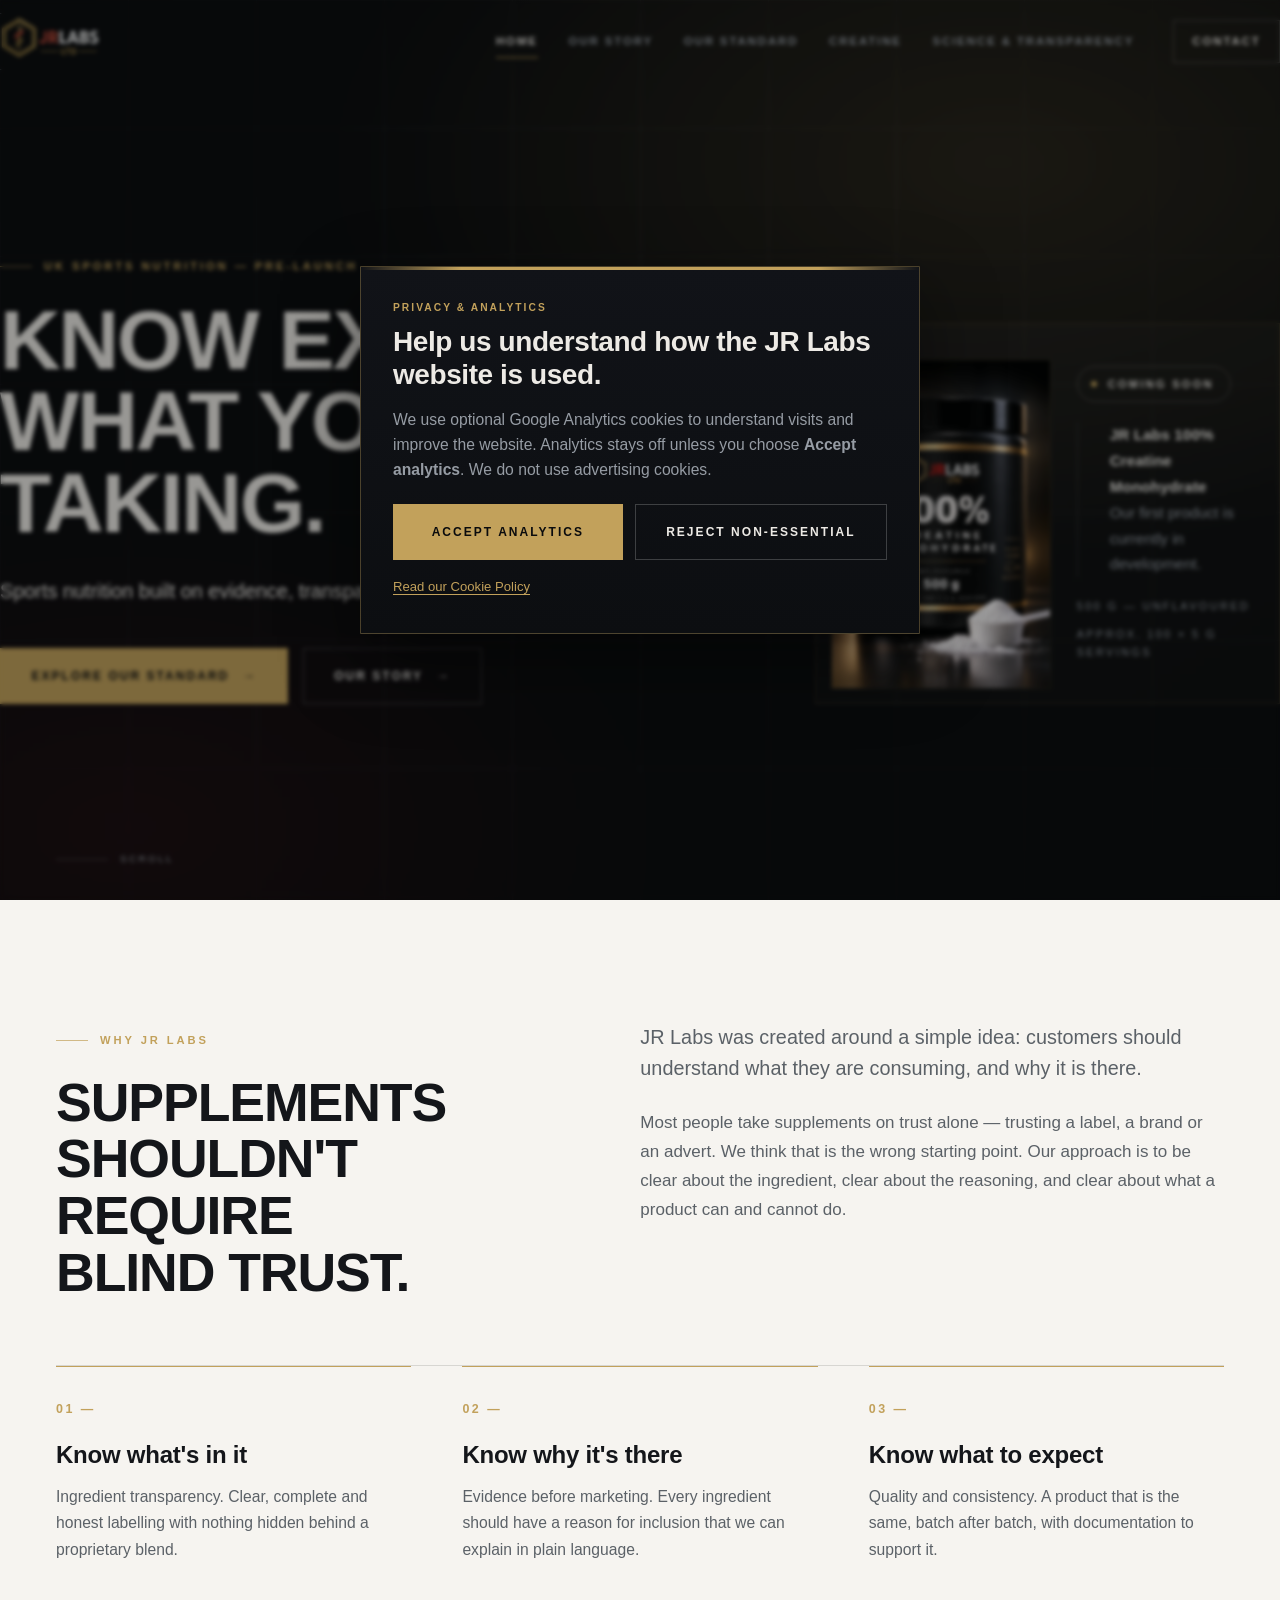
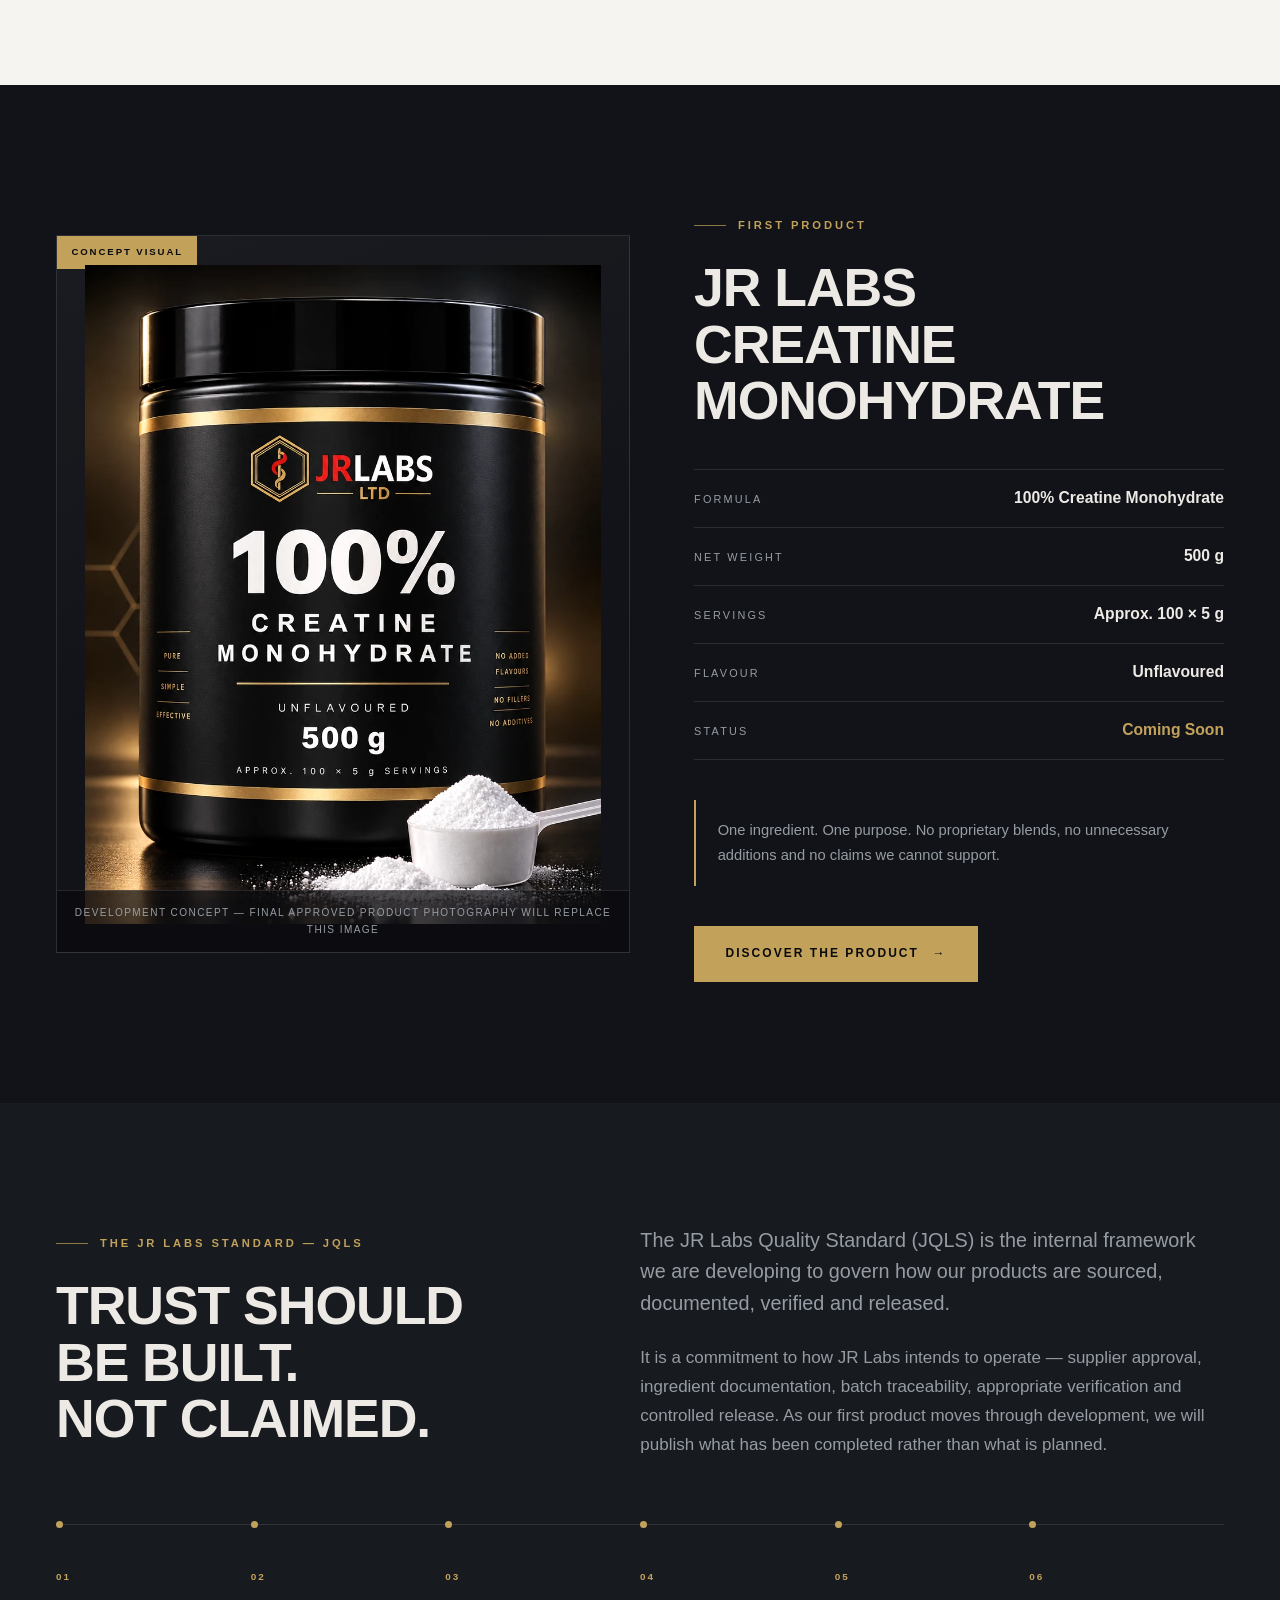
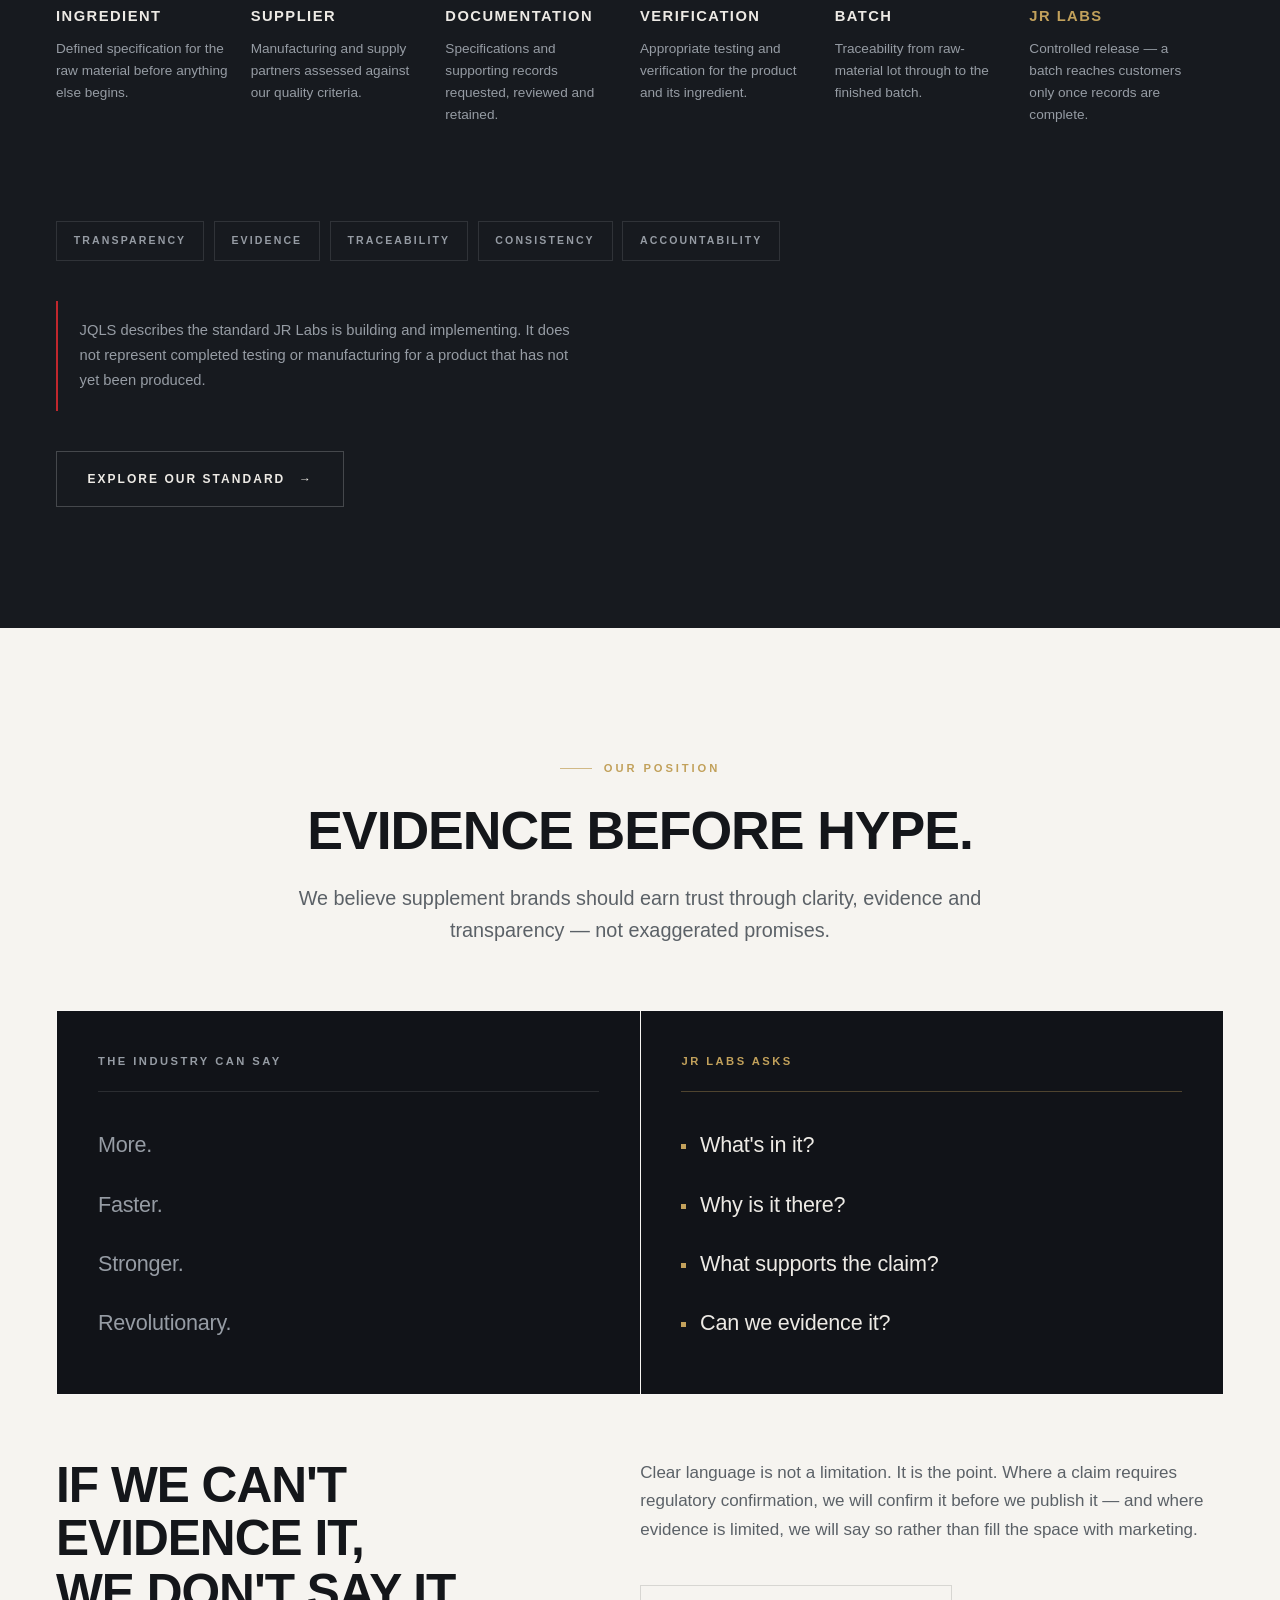
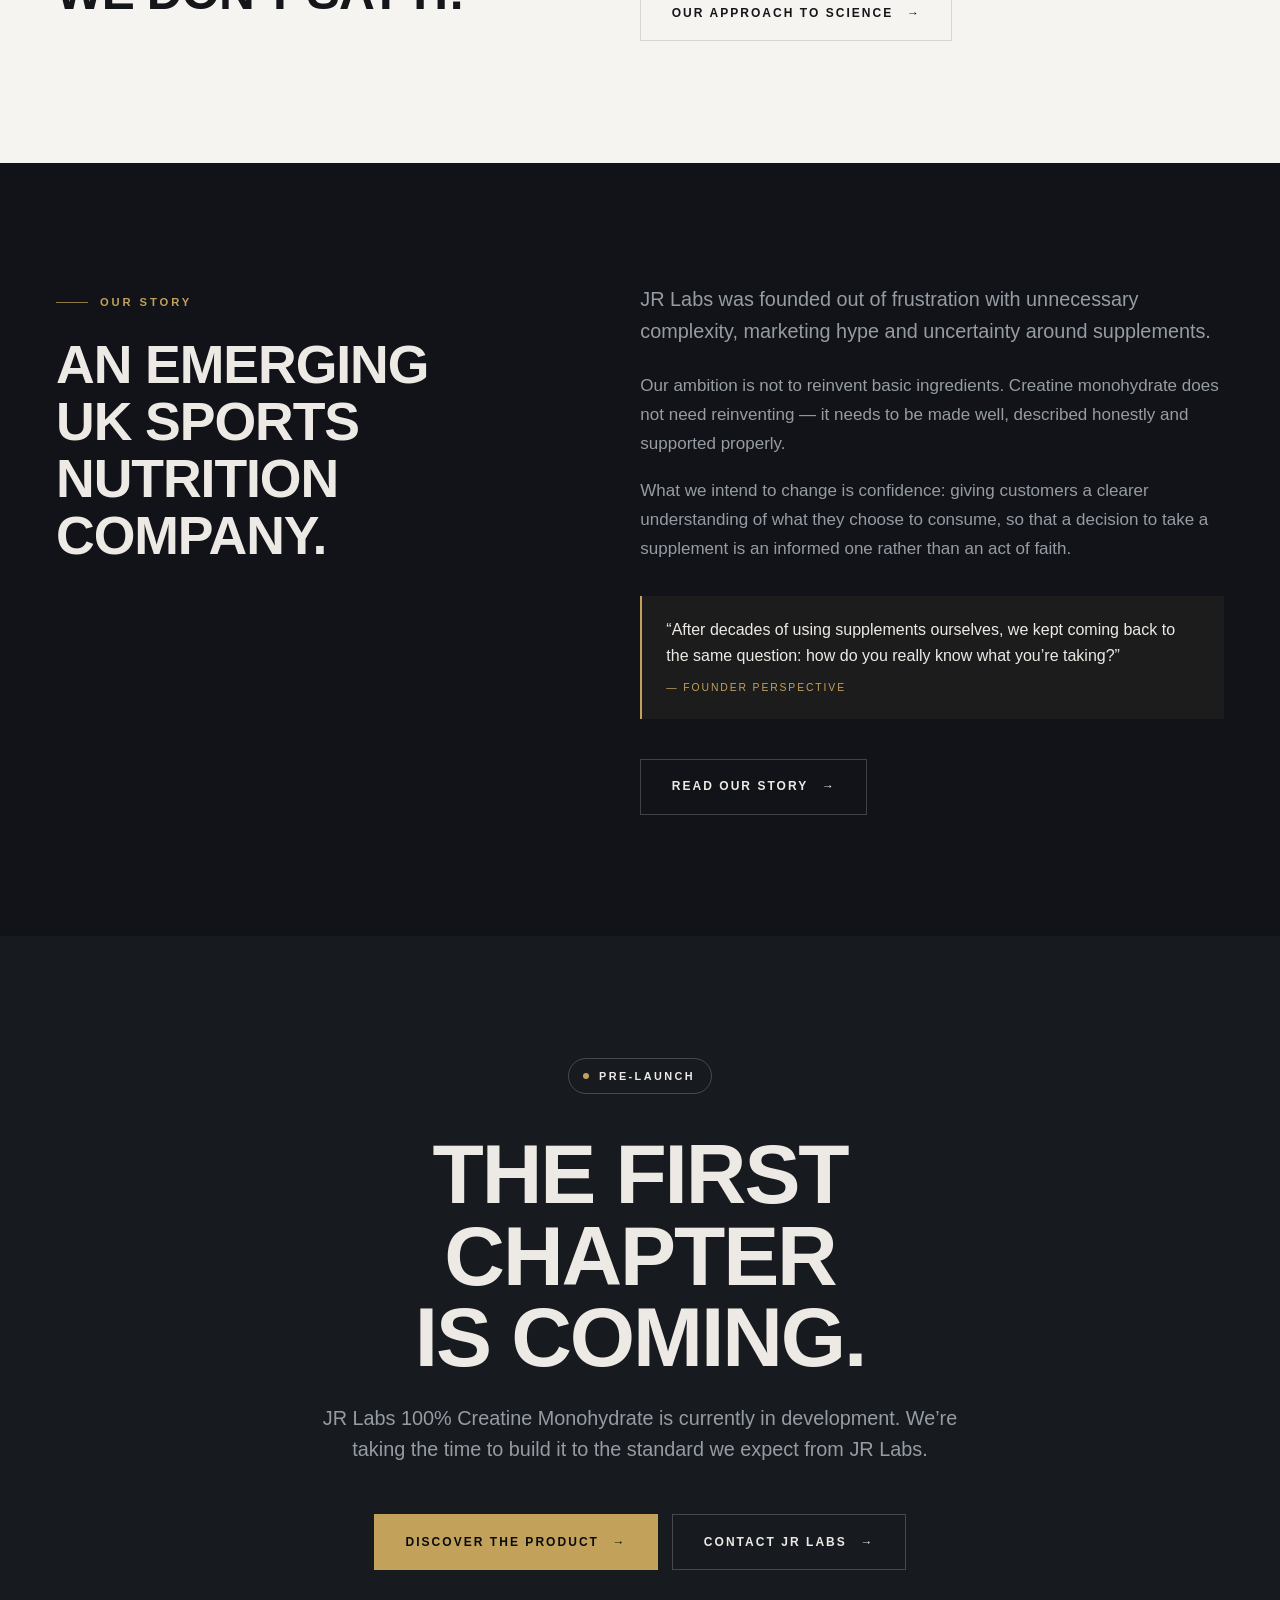
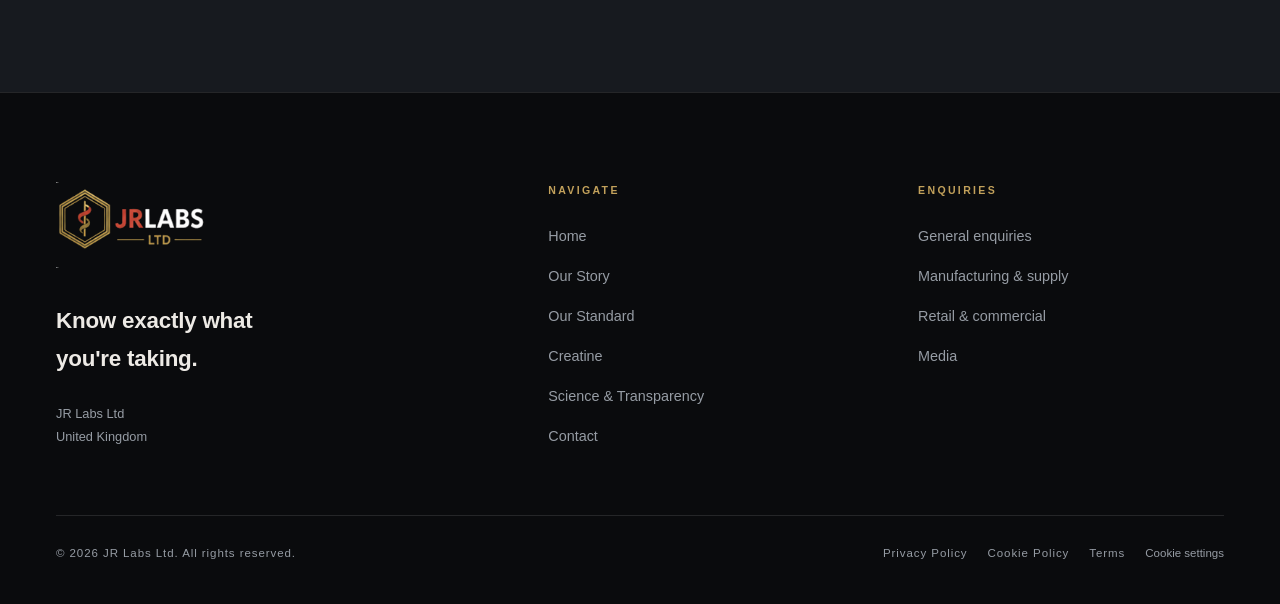
<file: index.html>
<!DOCTYPE html>
<html lang="en-GB">
<head>
<meta charset="utf-8">
<meta name="viewport" content="width=device-width, initial-scale=1">
<title>JR Labs — Know exactly what you're taking. | Evidence-led sports nutrition</title>
<meta name="description" content="JR Labs is an emerging UK sports nutrition company built around quality, transparency and trust. Our first product — JR Labs 100% Creatine Monohydrate — is coming soon.">
<link rel="canonical" href="https://jrlabs.co.uk/">
<meta name="theme-color" content="#0A0B0D">
<meta name="robots" content="index, follow">

<!-- Open Graph / social -->
<meta property="og:type" content="website">
<meta property="og:site_name" content="JR Labs">
<meta property="og:locale" content="en_GB">
<meta property="og:title" content="JR Labs — Know exactly what you're taking.">
<meta property="og:description" content="Evidence-led sports nutrition built around quality, transparency and trust. Our first product is coming soon.">
<meta property="og:url" content="https://jrlabs.co.uk/">
<meta property="og:image" content="https://jrlabs.co.uk/assets/img/og-image.svg">
<meta name="twitter:card" content="summary_large_image">
<meta name="twitter:title" content="JR Labs — Know exactly what you're taking.">
<meta name="twitter:description" content="Evidence-led sports nutrition built around quality, transparency and trust.">
<meta name="twitter:image" content="https://jrlabs.co.uk/assets/img/og-image.svg">

<link rel="icon" href="assets/img/favicon.svg" type="image/svg+xml">
<link rel="stylesheet" href="assets/css/styles.css">

<!-- Organisation data limited to facts confirmed by JR Labs. No address,
     company number, contact point or social profile is asserted here. -->
<script type="application/ld+json">
{
  "@context": "https://schema.org",
  "@type": "Organization",
  "name": "JR Labs Ltd",
  "alternateName": "JR Labs",
  "url": "https://jrlabs.co.uk/",
  "description": "JR Labs is an emerging UK sports nutrition company developing evidence-led supplements built around quality, transparency and trust.",
  "foundingLocation": { "@type": "Country", "name": "United Kingdom" }
}
</script>
</head>
<body>
<a class="skip-link" href="#main">Skip to content</a>

<!-- ============================ HEADER ============================ -->
<header class="site-header" id="siteHeader">
  <div class="wrap header-inner">
    <a class="brand brand--real" href="index.html" aria-label="JR Labs — home">
      <img src="assets/img/jr-labs-logo.png" alt="JR Labs Ltd" class="brand-logo" width="207" height="118">
    </a>

    <nav class="nav" aria-label="Primary">
      <ul class="nav-list">
        <li><a href="index.html" aria-current="page">Home</a></li>
        <li><a href="our-story.html">Our Story</a></li>
        <li><a href="our-standard.html">Our Standard</a></li>
        <li><a href="creatine.html">Creatine</a></li>
        <li><a href="science-transparency.html">Science &amp; Transparency</a></li>
        <li class="nav-cta"><a href="contact.html">Contact</a></li>
      </ul>
    </nav>

    <button class="nav-toggle" type="button" aria-expanded="false" aria-controls="mobileNav" aria-label="Open menu">
      <span class="bars" aria-hidden="true"><span></span><span></span></span>
    </button>
  </div>
</header>

<!-- ========================= MOBILE NAV ========================== -->
<div class="mobile-nav" id="mobileNav">
  <nav aria-label="Mobile">
    <ul>
      <li><a class="m-link" href="index.html" aria-current="page"><span class="idx">01</span> Home</a></li>
      <li><a class="m-link" href="our-story.html"><span class="idx">02</span> Our Story</a></li>
      <li><a class="m-link" href="our-standard.html"><span class="idx">03</span> Our Standard</a></li>
      <li><a class="m-link" href="creatine.html"><span class="idx">04</span> Creatine</a></li>
      <li><a class="m-link" href="science-transparency.html"><span class="idx">05</span> Science</a></li>
      <li><a class="m-link" href="contact.html"><span class="idx">06</span> Contact</a></li>
    </ul>
  </nav>
  <p class="m-foot">JR Labs Ltd — United Kingdom<br>Know exactly what you're taking.</p>
</div>

<main id="main">

  <!-- ======================= 1. HERO ============================= -->
  <section class="hero">
    <div class="hero-bg" aria-hidden="true"></div>
    <div class="hero-grid" aria-hidden="true"></div>

    <div class="wrap hero-inner">
      <div>
        <p class="eyebrow reveal">UK Sports Nutrition — Pre-Launch</p>
        <h1 class="display reveal d1">Know exactly<br>what you're<br>taking.</h1>
        <p class="lead reveal d2">Sports nutrition built on evidence, transparency and trust.</p>

        <div class="btn-row mt-3 reveal d3">
          <a class="btn btn--gold" href="our-standard.html">Explore Our Standard <span class="arw" aria-hidden="true">→</span></a>
          <a class="btn btn--ghost" href="our-story.html">Our Story <span class="arw" aria-hidden="true">→</span></a>
        </div>
      </div>

      <aside class="hero-aside hero-concept reveal d2">
        <div class="hero-concept-visual">
          <img src="assets/img/product-concept.webp" alt="Photorealistic development concept of a JR Labs 500 g creatine monohydrate tub. Final packaging is not yet approved." width="600" height="900" decoding="async">
        </div>
        <div class="hero-concept-copy">
          <span class="pill"><span class="dot" aria-hidden="true"></span> Coming Soon</span>
          <p class="hero-product">
            <strong>JR Labs 100% Creatine Monohydrate</strong>
            Our first product is currently in development.
          </p>
          <p class="hero-meta">
            <span>500 g — Unflavoured</span>
            <span>Approx. 100 × 5 g servings</span>
          </p>
        </div>
      </aside>
    </div>

    <p class="scroll-cue" aria-hidden="true"><span class="line"></span> Scroll</p>
  </section>

  <!-- ==================== 2. WHY JR LABS ========================= -->
  <section class="section section--light" aria-labelledby="why-h">
    <div class="wrap">
      <div class="split">
        <div>
          <p class="eyebrow reveal">Why JR Labs</p>
          <h2 class="h2 reveal d1" id="why-h">Supplements<br>shouldn't require<br>blind trust.</h2>
        </div>
        <div class="reveal d2">
          <p class="lead">JR Labs was created around a simple idea: customers should understand what they are consuming, and why it is there.</p>
          <p class="body mt-2">Most people take supplements on trust alone — trusting a label, a brand or an advert. We think that is the wrong starting point. Our approach is to be clear about the ingredient, clear about the reasoning, and clear about what a product can and cannot do.</p>
        </div>
      </div>

      <div class="grid grid-3 principles mt-4">
        <article class="principle">
          <span class="num">01 —</span>
          <h3 class="h3">Know what's in it</h3>
          <p>Ingredient transparency. Clear, complete and honest labelling with nothing hidden behind a proprietary blend.</p>
        </article>
        <article class="principle">
          <span class="num">02 —</span>
          <h3 class="h3">Know why it's there</h3>
          <p>Evidence before marketing. Every ingredient should have a reason for inclusion that we can explain in plain language.</p>
        </article>
        <article class="principle">
          <span class="num">03 —</span>
          <h3 class="h3">Know what to expect</h3>
          <p>Quality and consistency. A product that is the same, batch after batch, with documentation to support it.</p>
        </article>
      </div>
    </div>
  </section>

  <!-- ==================== 3. FIRST PRODUCT ======================= -->
  <section class="section section--charcoal" aria-labelledby="product-h">
    <div class="wrap product-showcase">
      <!-- Concept visual. Replace with approved product photography at launch. -->
      <figure class="concept reveal" style="margin:0">
        <span class="concept-tag">Concept Visual</span>
        <img src="assets/img/product-concept.webp" alt="Photorealistic development concept of a matte-black JR Labs creatine monohydrate tub with gold, white and red branding. Final packaging design is not yet confirmed." width="800" height="1200" loading="lazy" decoding="async">
        <figcaption class="concept-note">Development concept — final approved product photography will replace this image</figcaption>
      </figure>

      <div class="reveal d1">
        <p class="eyebrow">First Product</p>
        <h2 class="h2" id="product-h">JR Labs<br>Creatine<br>Monohydrate</h2>

        <dl class="spec mt-3">
          <div><dt>Formula</dt><dd>100% Creatine Monohydrate</dd></div>
          <div><dt>Net weight</dt><dd>500 g</dd></div>
          <div><dt>Servings</dt><dd>Approx. 100 × 5 g</dd></div>
          <div><dt>Flavour</dt><dd>Unflavoured</dd></div>
          <div><dt>Status</dt><dd class="accent">Coming Soon</dd></div>
        </dl>

        <p class="note mt-3">One ingredient. One purpose. No proprietary blends, no unnecessary additions and no claims we cannot support.</p>

        <div class="btn-row mt-3">
          <a class="btn btn--gold" href="creatine.html">Discover the product <span class="arw" aria-hidden="true">→</span></a>
        </div>
      </div>
    </div>
  </section>

  <!-- ================= 4. THE JR LABS STANDARD =================== -->
  <section class="section section--graphite" aria-labelledby="standard-h">
    <div class="wrap">
      <div class="split">
        <div>
          <p class="eyebrow reveal">The JR Labs Standard — JQLS</p>
          <h2 class="h2 reveal d1" id="standard-h">Trust should<br>be built.<br>Not claimed.</h2>
        </div>
        <div class="reveal d2">
          <p class="lead">The JR Labs Quality Standard (JQLS) is the internal framework we are developing to govern how our products are sourced, documented, verified and released.</p>
          <p class="body mt-2">It is a commitment to how JR Labs intends to operate — supplier approval, ingredient documentation, batch traceability, appropriate verification and controlled release. As our first product moves through development, we will publish what has been completed rather than what is planned.</p>
        </div>
      </div>

      <!-- Quality pathway -->
      <ol class="pathway">
        <li class="path-step">
          <span class="step-n">01</span>
          <h3>Ingredient</h3>
          <p>Defined specification for the raw material before anything else begins.</p>
        </li>
        <li class="path-step">
          <span class="step-n">02</span>
          <h3>Supplier</h3>
          <p>Manufacturing and supply partners assessed against our quality criteria.</p>
        </li>
        <li class="path-step">
          <span class="step-n">03</span>
          <h3>Documentation</h3>
          <p>Specifications and supporting records requested, reviewed and retained.</p>
        </li>
        <li class="path-step">
          <span class="step-n">04</span>
          <h3>Verification</h3>
          <p>Appropriate testing and verification for the product and its ingredient.</p>
        </li>
        <li class="path-step">
          <span class="step-n">05</span>
          <h3>Batch</h3>
          <p>Traceability from raw-material lot through to the finished batch.</p>
        </li>
        <li class="path-step">
          <span class="step-n">06</span>
          <h3>JR Labs</h3>
          <p>Controlled release — a batch reaches customers only once records are complete.</p>
        </li>
      </ol>

      <div class="chips mt-4 reveal">
        <span class="chip">Transparency</span>
        <span class="chip">Evidence</span>
        <span class="chip">Traceability</span>
        <span class="chip">Consistency</span>
        <span class="chip">Accountability</span>
      </div>

      <p class="note note--red mt-3">JQLS describes the standard JR Labs is building and implementing. It does not represent completed testing or manufacturing for a product that has not yet been produced.</p>

      <div class="btn-row mt-3 reveal">
        <a class="btn btn--ghost" href="our-standard.html">Explore Our Standard <span class="arw" aria-hidden="true">→</span></a>
      </div>
    </div>
  </section>

  <!-- ================= 5. EVIDENCE BEFORE HYPE =================== -->
  <section class="section section--light" aria-labelledby="evidence-h">
    <div class="wrap">
      <div class="center">
        <p class="eyebrow reveal">Our Position</p>
        <h2 class="h2 reveal d1" id="evidence-h">Evidence before hype.</h2>
        <p class="lead mt-2 reveal d2">We believe supplement brands should earn trust through clarity, evidence and transparency — not exaggerated promises.</p>
      </div>

      <div class="compare mt-4 reveal">
        <div class="industry">
          <h3>The industry can say</h3>
          <ul>
            <li>More.</li>
            <li>Faster.</li>
            <li>Stronger.</li>
            <li>Revolutionary.</li>
          </ul>
        </div>
        <div class="jr">
          <h3>JR Labs asks</h3>
          <ul>
            <li>What's in it?</li>
            <li>Why is it there?</li>
            <li>What supports the claim?</li>
            <li>Can we evidence it?</li>
          </ul>
        </div>
      </div>

      <div class="split mt-4">
        <p class="statement reveal">If we can't evidence it,<br>we don't say it.</p>
        <div class="reveal d1">
          <p class="body">Clear language is not a limitation. It is the point. Where a claim requires regulatory confirmation, we will confirm it before we publish it — and where evidence is limited, we will say so rather than fill the space with marketing.</p>
          <div class="btn-row mt-3">
            <a class="btn btn--ghost" href="science-transparency.html">Our approach to science <span class="arw" aria-hidden="true">→</span></a>
          </div>
        </div>
      </div>
    </div>
  </section>

  <!-- ======================= 6. OUR STORY ======================== -->
  <section class="section section--charcoal" aria-labelledby="story-h">
    <div class="wrap split">
      <div>
        <p class="eyebrow reveal">Our Story</p>
        <h2 class="h2 reveal d1" id="story-h">An emerging<br>UK sports<br>nutrition<br>company.</h2>
      </div>
      <div class="reveal d2">
        <p class="lead">JR Labs was founded out of frustration with unnecessary complexity, marketing hype and uncertainty around supplements.</p>
        <p class="body mt-2">Our ambition is not to reinvent basic ingredients. Creatine monohydrate does not need reinventing — it needs to be made well, described honestly and supported properly.</p>
        <p class="body">What we intend to change is confidence: giving customers a clearer understanding of what they choose to consume, so that a decision to take a supplement is an informed one rather than an act of faith.</p>
        <blockquote class="founder-note">“After decades of using supplements ourselves, we kept coming back to the same question: how do you really know what you’re taking?”<span>— Founder perspective</span></blockquote>
        <div class="btn-row mt-3">
          <a class="btn btn--ghost" href="our-story.html">Read our story <span class="arw" aria-hidden="true">→</span></a>
        </div>
      </div>
    </div>
  </section>

  <!-- ==================== 7. PRE-LAUNCH CTA ====================== -->
  <section class="section section--graphite cta-band" aria-labelledby="cta-h">
    <div class="wrap">
      <span class="pill reveal"><span class="dot" aria-hidden="true"></span> Pre-Launch</span>
      <h2 class="display mt-3 reveal d1" id="cta-h">The first chapter<br>is coming.</h2>
      <p class="lead mt-2 reveal d2" style="margin-inline:auto">JR Labs 100% Creatine Monohydrate is currently in development. We’re taking the time to build it to the standard we expect from JR Labs.</p>
      <div class="btn-row reveal d3">
        <a class="btn btn--gold" href="creatine.html">Discover the product <span class="arw" aria-hidden="true">→</span></a>
        <a class="btn btn--ghost" href="contact.html">Contact JR Labs <span class="arw" aria-hidden="true">→</span></a>
      </div>
    </div>
  </section>

</main>

<!-- ============================ FOOTER ============================ -->
<footer class="site-footer">
  <div class="wrap">
    <div class="footer-top">
      <div>
        <a class="brand brand--real" href="index.html" aria-label="JR Labs — home">
      <img src="assets/img/jr-labs-logo.png" alt="JR Labs Ltd" class="brand-logo" width="207" height="118">
    </a>
        <p class="footer-tag">Know exactly what you're taking.</p>
        <p class="footer-co">JR Labs Ltd<br>United Kingdom</p>
      </div>

      <nav aria-label="Footer">
        <h2 class="footer-h">Navigate</h2>
        <ul class="footer-links">
          <li><a href="index.html">Home</a></li>
          <li><a href="our-story.html">Our Story</a></li>
          <li><a href="our-standard.html">Our Standard</a></li>
          <li><a href="creatine.html">Creatine</a></li>
          <li><a href="science-transparency.html">Science &amp; Transparency</a></li>
          <li><a href="contact.html">Contact</a></li>
        </ul>
      </nav>

      <div>
        <h2 class="footer-h">Enquiries</h2>
        <ul class="footer-links">
          <li><a href="contact.html">General enquiries</a></li>
          <li><a href="contact.html">Manufacturing &amp; supply</a></li>
          <li><a href="contact.html">Retail &amp; commercial</a></li>
          <li><a href="contact.html">Media</a></li>
        </ul>
      </div>
    </div>

    <div class="footer-bottom">
      <p>&copy; <span data-year>2026</span> JR Labs Ltd. All rights reserved.</p>
      <nav class="footer-legal" aria-label="Legal">
        <a href="privacy-policy.html">Privacy Policy</a>
        <a href="cookie-policy.html">Cookie Policy</a>
        <a href="terms.html">Terms</a>
      </nav>
    </div>
  </div>
</footer>

<script src="assets/js/consent.js" defer></script>
<script src="assets/js/main.js" defer></script>
</body>
</html>
</file>
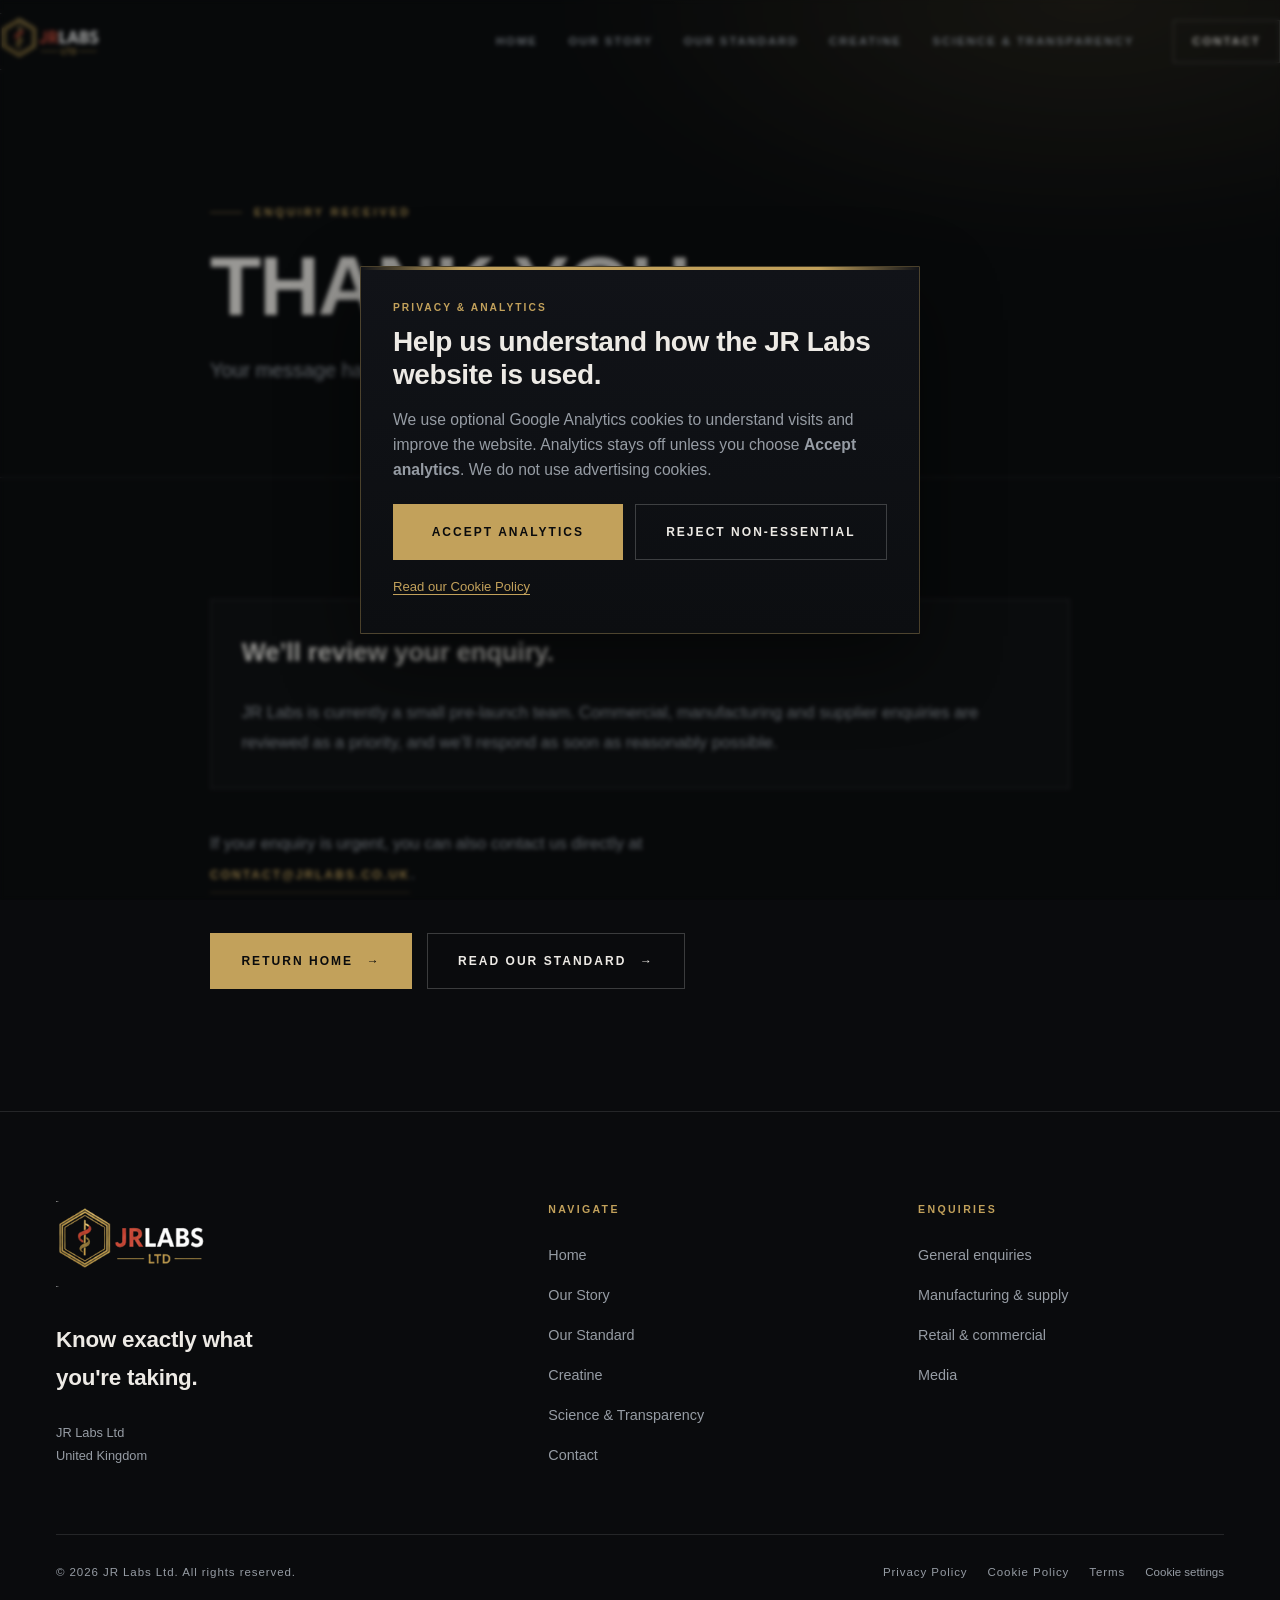
<file: contact-success.html>
<!DOCTYPE html>
<html lang="en-GB">
<head>
<meta charset="utf-8">
<meta name="viewport" content="width=device-width, initial-scale=1">
<title>Enquiry received | JR Labs</title>
<meta name="description" content="Thank you for contacting JR Labs Ltd. Your enquiry has been received.">
<link rel="canonical" href="https://jrlabs.co.uk/contact-success.html">
<meta name="theme-color" content="#0A0B0D">
<meta name="robots" content="noindex, follow">
<meta property="og:type" content="website">
<meta property="og:site_name" content="JR Labs">
<meta property="og:locale" content="en_GB">
<meta property="og:title" content="Enquiry received | JR Labs">
<meta property="og:description" content="Thank you for contacting JR Labs Ltd. Your enquiry has been received.">
<meta property="og:url" content="https://jrlabs.co.uk/contact-success.html">
<meta property="og:image" content="https://jrlabs.co.uk/assets/img/og-image.svg">
<meta name="twitter:card" content="summary_large_image">
<link rel="icon" href="assets/img/favicon.svg" type="image/svg+xml">
<link rel="stylesheet" href="assets/css/styles.css">
</head>
<body>
<a class="skip-link" href="#main">Skip to content</a>

<header class="site-header" id="siteHeader">
  <div class="wrap header-inner">
    <a class="brand brand--real" href="index.html" aria-label="JR Labs — home">
      <img src="assets/img/jr-labs-logo.png" alt="JR Labs Ltd" class="brand-logo" width="207" height="118">
    </a>
    <nav class="nav" aria-label="Primary">
      <ul class="nav-list">
        <li><a href="index.html">Home</a></li>
        <li><a href="our-story.html">Our Story</a></li>
        <li><a href="our-standard.html">Our Standard</a></li>
        <li><a href="creatine.html">Creatine</a></li>
        <li><a href="science-transparency.html">Science &amp; Transparency</a></li>
        <li class="nav-cta"><a href="contact.html">Contact</a></li>
      </ul>
    </nav>
    <button class="nav-toggle" type="button" aria-expanded="false" aria-controls="mobileNav" aria-label="Open menu">
      <span class="bars" aria-hidden="true"><span></span><span></span></span>
    </button>
  </div>
</header>

<div class="mobile-nav" id="mobileNav">
  <nav aria-label="Mobile">
    <ul>
      <li><a class="m-link" href="index.html"><span class="idx">01</span> Home</a></li>
      <li><a class="m-link" href="our-story.html"><span class="idx">02</span> Our Story</a></li>
      <li><a class="m-link" href="our-standard.html"><span class="idx">03</span> Our Standard</a></li>
      <li><a class="m-link" href="creatine.html"><span class="idx">04</span> Creatine</a></li>
      <li><a class="m-link" href="science-transparency.html"><span class="idx">05</span> Science</a></li>
      <li><a class="m-link" href="contact.html"><span class="idx">06</span> Contact</a></li>
    </ul>
  </nav>
  <p class="m-foot">JR Labs Ltd — United Kingdom<br>Know exactly what you're taking.</p>
</div>

<main id="main">
  <section class="page-hero">
    <div class="wrap wrap--narrow">
      <p class="eyebrow reveal">Enquiry received</p>
      <h1 class="display reveal d1">Thank you.</h1>
      <p class="lead reveal d2">Your message has been received by JR Labs.</p>
    </div>
  </section>

  <section class="section">
    <div class="wrap wrap--narrow editorial">
      <div class="status-box">
        <h2>We’ll review your enquiry.</h2>
        <p>JR Labs is currently a small pre-launch team. Commercial, manufacturing and supplier enquiries are reviewed as a priority, and we’ll respond as soon as reasonably possible.</p>
      </div>

      <p class="body mt-3">If your enquiry is urgent, you can also contact us directly at <a class="link-arrow" href="mailto:contact@jrlabs.co.uk">contact@jrlabs.co.uk</a>.</p>

      <div class="btn-row mt-3">
        <a class="btn btn--gold" href="index.html">Return home <span class="arw" aria-hidden="true">→</span></a>
        <a class="btn btn--ghost" href="our-standard.html">Read our standard <span class="arw" aria-hidden="true">→</span></a>
      </div>
    </div>
  </section>
</main>

<footer class="site-footer">
  <div class="wrap">
    <div class="footer-top">
      <div>
        <a class="brand brand--real" href="index.html" aria-label="JR Labs — home">
          <img src="assets/img/jr-labs-logo.png" alt="JR Labs Ltd" class="brand-logo" width="207" height="118">
        </a>
        <p class="footer-tag">Know exactly what you're taking.</p>
        <p class="footer-co">JR Labs Ltd<br>United Kingdom</p>
      </div>
      <nav aria-label="Footer">
        <h2 class="footer-h">Navigate</h2>
        <ul class="footer-links">
          <li><a href="index.html">Home</a></li>
          <li><a href="our-story.html">Our Story</a></li>
          <li><a href="our-standard.html">Our Standard</a></li>
          <li><a href="creatine.html">Creatine</a></li>
          <li><a href="science-transparency.html">Science &amp; Transparency</a></li>
          <li><a href="contact.html">Contact</a></li>
        </ul>
      </nav>
      <div>
        <h2 class="footer-h">Enquiries</h2>
        <ul class="footer-links">
          <li><a href="contact.html">General enquiries</a></li>
          <li><a href="contact.html">Manufacturing &amp; supply</a></li>
          <li><a href="contact.html">Retail &amp; commercial</a></li>
          <li><a href="contact.html">Media</a></li>
        </ul>
      </div>
    </div>
    <div class="footer-bottom">
      <p>&copy; <span data-year>2026</span> JR Labs Ltd. All rights reserved.</p>
      <nav class="footer-legal" aria-label="Legal">
        <a href="privacy-policy.html">Privacy Policy</a>
        <a href="cookie-policy.html">Cookie Policy</a>
        <a href="terms.html">Terms</a>
      </nav>
    </div>
  </div>
</footer>

<script src="assets/js/consent.js" defer></script>
<script src="assets/js/main.js" defer></script>
</body>
</html>
</file>
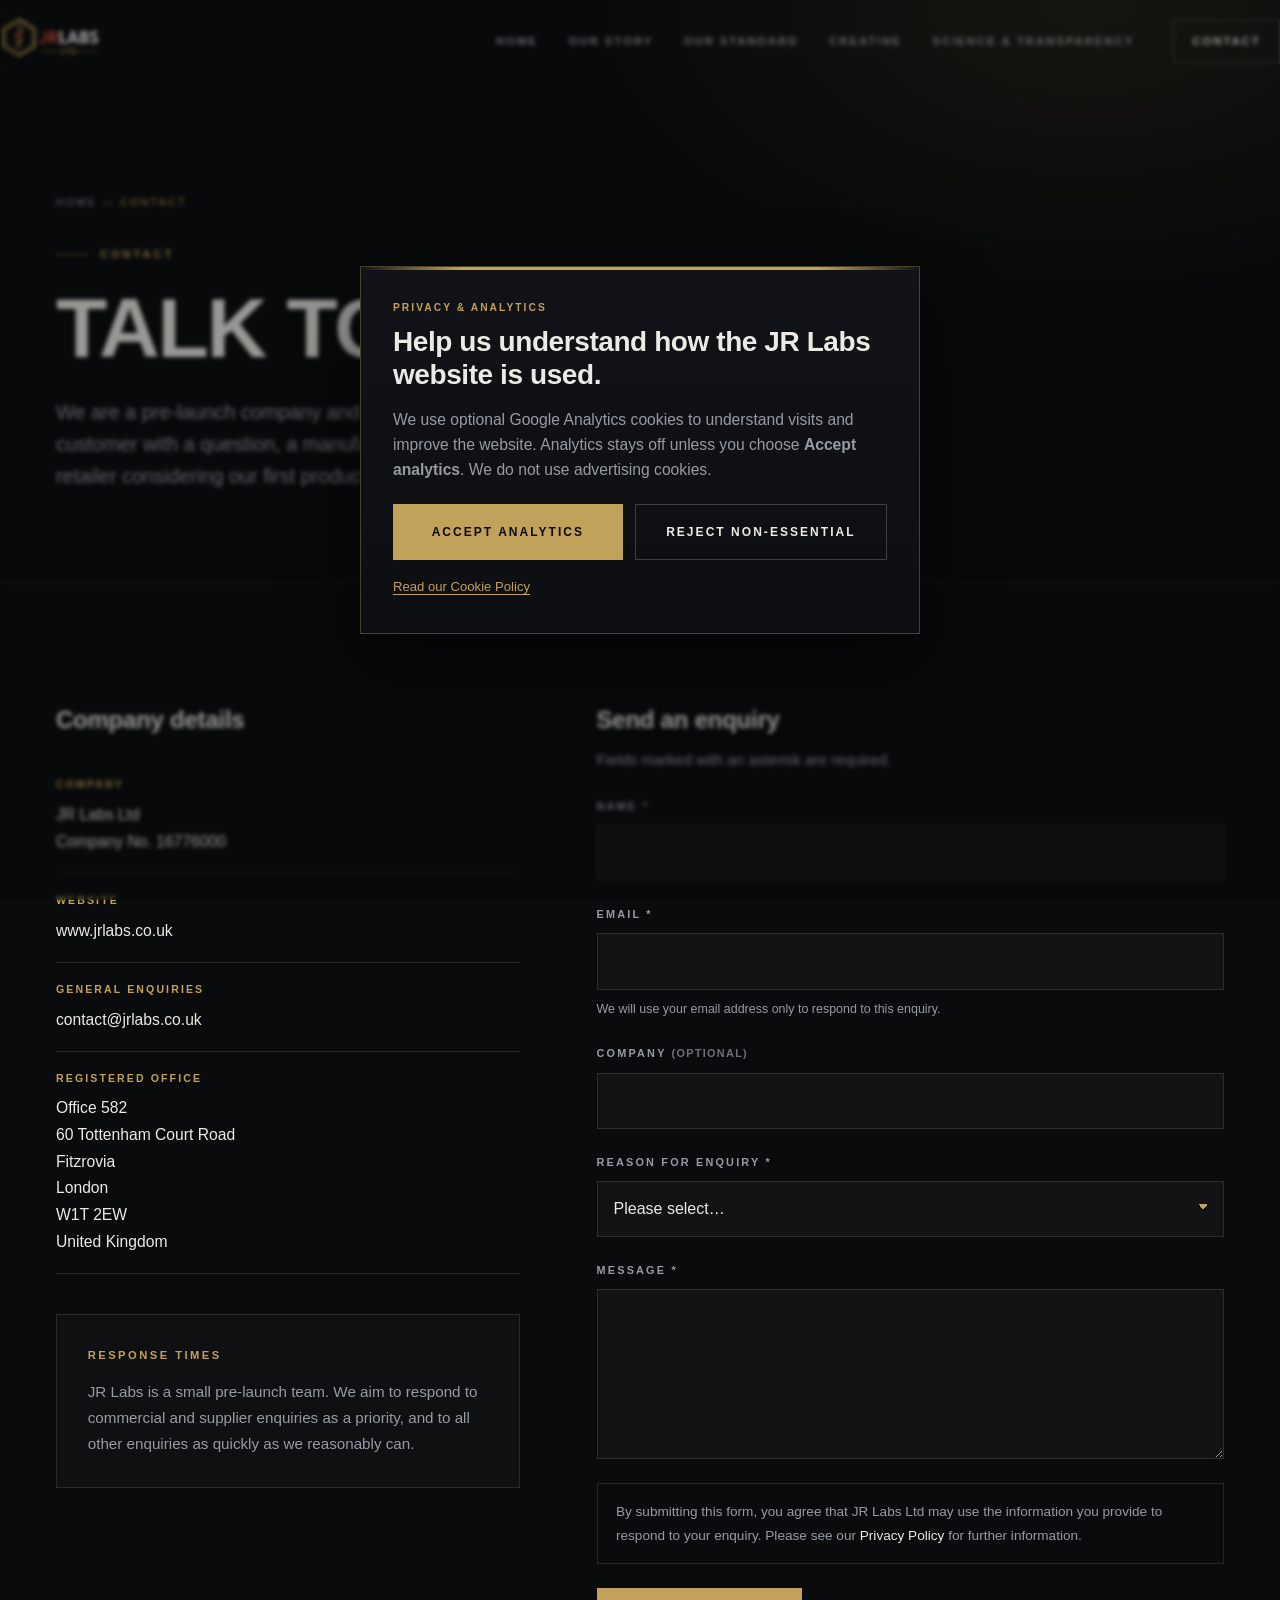
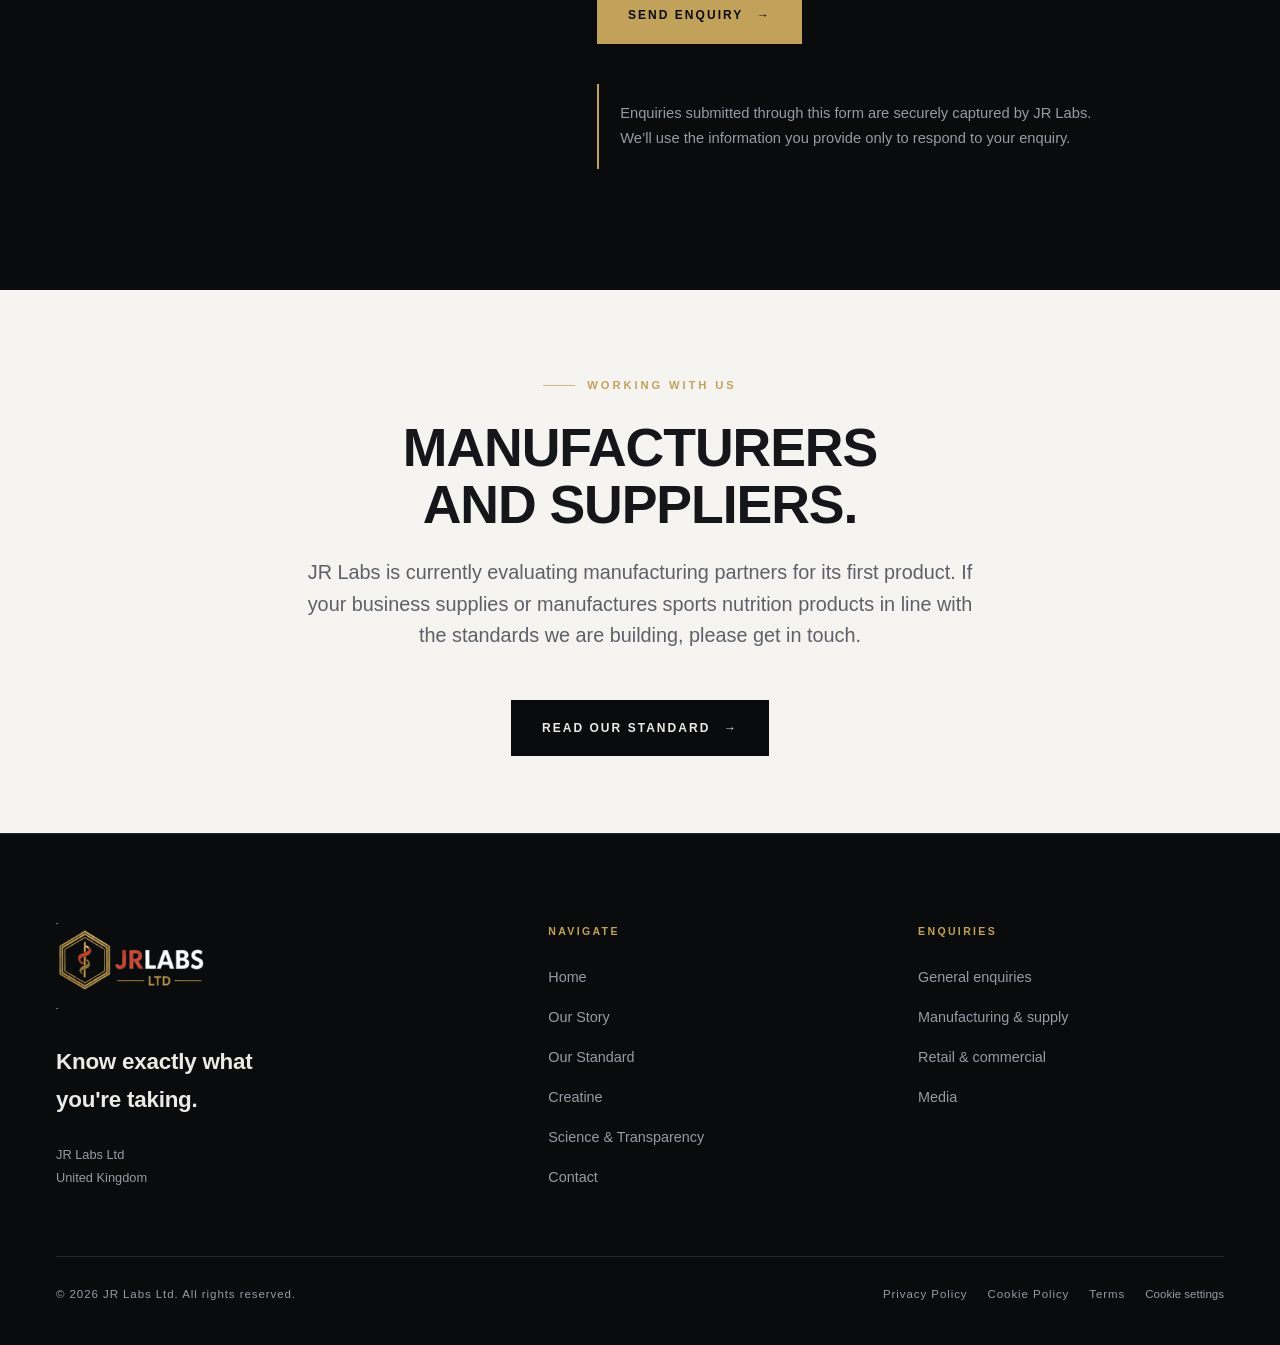
<file: contact.html>
<!DOCTYPE html>
<html lang="en-GB">
<head>
<meta charset="utf-8">
<meta name="viewport" content="width=device-width, initial-scale=1">
<title>Contact — General, manufacturing, retail &amp; media enquiries | JR Labs</title>
<meta name="description" content="Contact JR Labs Ltd. Enquiries from customers, manufacturers, suppliers, retailers, commercial partners and media are welcome.">
<link rel="canonical" href="https://jrlabs.co.uk/contact.html">
<meta name="theme-color" content="#0A0B0D">
<meta name="robots" content="index, follow">
<meta property="og:type" content="website">
<meta property="og:site_name" content="JR Labs">
<meta property="og:locale" content="en_GB">
<meta property="og:title" content="Contact JR Labs">
<meta property="og:description" content="Enquiries from customers, manufacturers, suppliers, retailers, commercial partners and media are welcome.">
<meta property="og:url" content="https://jrlabs.co.uk/contact.html">
<meta property="og:image" content="https://jrlabs.co.uk/assets/img/og-image.svg">
<meta name="twitter:card" content="summary_large_image">
<link rel="icon" href="assets/img/favicon.svg" type="image/svg+xml">
<link rel="stylesheet" href="assets/css/styles.css">
<style>
  .netlify-honeypot{position:absolute!important;width:1px!important;height:1px!important;padding:0!important;margin:-1px!important;overflow:hidden!important;clip:rect(0,0,0,0)!important;white-space:nowrap!important;border:0!important;}
</style>
</head>
<body>
<a class="skip-link" href="#main">Skip to content</a>

<header class="site-header" id="siteHeader">
  <div class="wrap header-inner">
    <a class="brand brand--real" href="index.html" aria-label="JR Labs — home">
      <img src="assets/img/jr-labs-logo.png" alt="JR Labs Ltd" class="brand-logo" width="207" height="118">
    </a>
    <nav class="nav" aria-label="Primary">
      <ul class="nav-list">
        <li><a href="index.html">Home</a></li>
        <li><a href="our-story.html">Our Story</a></li>
        <li><a href="our-standard.html">Our Standard</a></li>
        <li><a href="creatine.html">Creatine</a></li>
        <li><a href="science-transparency.html">Science &amp; Transparency</a></li>
        <li class="nav-cta"><a href="contact.html" aria-current="page">Contact</a></li>
      </ul>
    </nav>
    <button class="nav-toggle" type="button" aria-expanded="false" aria-controls="mobileNav" aria-label="Open menu">
      <span class="bars" aria-hidden="true"><span></span><span></span></span>
    </button>
  </div>
</header>

<div class="mobile-nav" id="mobileNav">
  <nav aria-label="Mobile">
    <ul>
      <li><a class="m-link" href="index.html"><span class="idx">01</span> Home</a></li>
      <li><a class="m-link" href="our-story.html"><span class="idx">02</span> Our Story</a></li>
      <li><a class="m-link" href="our-standard.html"><span class="idx">03</span> Our Standard</a></li>
      <li><a class="m-link" href="creatine.html"><span class="idx">04</span> Creatine</a></li>
      <li><a class="m-link" href="science-transparency.html"><span class="idx">05</span> Science</a></li>
      <li><a class="m-link" href="contact.html" aria-current="page"><span class="idx">06</span> Contact</a></li>
    </ul>
  </nav>
  <p class="m-foot">JR Labs Ltd — United Kingdom<br>Know exactly what you're taking.</p>
</div>

<main id="main">

  <section class="page-hero">
    <div class="wrap">
      <p class="crumb"><a href="index.html">Home</a> — <span>Contact</span></p>
      <p class="eyebrow reveal">Contact</p>
      <h1 class="display reveal d1">Talk to JR Labs.</h1>
      <p class="lead reveal d2">We are a pre-launch company and we read everything. Whether you are a customer with a question, a manufacturer responding to an enquiry, or a retailer considering our first product, we would be glad to hear from you.</p>
    </div>
  </section>

  <section class="section">
    <div class="wrap contact-grid">

      <!-- Details -->
      <div class="reveal">
        <h2 class="h3">Company details</h2>
        <dl class="detail-list mt-2">
          <div>
            <dt>Company</dt>
            <dd>JR Labs Ltd<br>Company No. 16776000</dd>
          </div>
          <div>
            <dt>Website</dt>
            <dd><a href="https://www.jrlabs.co.uk">www.jrlabs.co.uk</a></dd>
          </div>
          <div>
            <dt>General enquiries</dt>
            <dd><a href="mailto:contact@jrlabs.co.uk">contact@jrlabs.co.uk</a></dd>
          </div>
          <div>
            <dt>Registered office</dt>
            <dd>Office 582<br>60 Tottenham Court Road<br>Fitzrovia<br>London<br>W1T 2EW<br>United Kingdom</dd>
          </div>
        </dl>

        <div class="status-box mt-3">
          <h3>Response times</h3>
          <p>JR Labs is a small pre-launch team. We aim to respond to commercial and supplier enquiries as a priority, and to all other enquiries as quickly as we reasonably can.</p>
        </div>
      </div>

      <!-- Form -->
      <div class="reveal d1">
        <h2 class="h3">Send an enquiry</h2>
        <p class="body mt-1" style="font-size:.95rem">Fields marked with an asterisk are required.</p>

        <p class="form-status" id="formStatus" tabindex="-1" role="status" aria-live="polite"></p>

        <form class="form mt-2" id="contactForm" name="contact" method="POST" data-netlify="true" netlify-honeypot="bot-field" action="/contact-success.html" novalidate>
          <input type="hidden" name="form-name" value="contact">
          <p class="netlify-honeypot" aria-hidden="true">
            <label>Don’t fill this out if you’re human:
              <input name="bot-field" type="text" tabindex="-1" autocomplete="off">
            </label>
          </p>
          <div class="field">
            <label for="name">Name <span aria-hidden="true">*</span></label>
            <input type="text" id="name" name="name" autocomplete="name" required aria-required="true">
          </div>

          <div class="field">
            <label for="email">Email <span aria-hidden="true">*</span></label>
            <input type="email" id="email" name="email" autocomplete="email" required aria-required="true" aria-describedby="email-hint">
            <span class="hint" id="email-hint">We will use your email address only to respond to this enquiry.</span>
          </div>

          <div class="field">
            <label for="company">Company <span class="opt">(optional)</span></label>
            <input type="text" id="company" name="company" autocomplete="organization">
          </div>

          <div class="field">
            <label for="reason">Reason for enquiry <span aria-hidden="true">*</span></label>
            <select id="reason" name="reason" required aria-required="true">
              <option value="">Please select…</option>
              <option value="general">General enquiry</option>
              <option value="product">Product enquiry</option>
              <option value="manufacturing">Manufacturing &amp; Supply</option>
              <option value="retail">Retail &amp; Commercial</option>
              <option value="media">Media</option>
              <option value="other">Other</option>
            </select>
          </div>

          <div class="field">
            <label for="message">Message <span aria-hidden="true">*</span></label>
            <textarea id="message" name="message" required aria-required="true"></textarea>
          </div>

          <p class="form-note">
            By submitting this form, you agree that JR Labs Ltd may use the information you provide to respond to your enquiry.
            Please see our <a href="privacy-policy.html">Privacy Policy</a> for further information.
          </p>

          <div class="btn-row">
            <button class="btn btn--gold" type="submit">Send enquiry <span class="arw" aria-hidden="true">→</span></button>
          </div>
        </form>

        <p class="note mt-3">Enquiries submitted through this form are securely captured by JR Labs. We’ll use the information you provide only to respond to your enquiry.</p>
      </div>

    </div>
  </section>

  <section class="section section--light section--tight cta-band">
    <div class="wrap">
      <p class="eyebrow reveal">Working With Us</p>
      <h2 class="h2 reveal d1">Manufacturers<br>and suppliers.</h2>
      <p class="lead mt-2 reveal d2" style="margin-inline:auto">JR Labs is currently evaluating manufacturing partners for its first product. If your business supplies or manufactures sports nutrition products in line with the standards we are building, please get in touch.</p>
      <div class="btn-row reveal d3">
        <a class="btn btn--dark" href="our-standard.html">Read Our Standard <span class="arw" aria-hidden="true">→</span></a>
      </div>
    </div>
  </section>

</main>

<footer class="site-footer">
  <div class="wrap">
    <div class="footer-top">
      <div>
        <a class="brand brand--real" href="index.html" aria-label="JR Labs — home">
      <img src="assets/img/jr-labs-logo.png" alt="JR Labs Ltd" class="brand-logo" width="207" height="118">
    </a>
        <p class="footer-tag">Know exactly what you're taking.</p>
        <p class="footer-co">JR Labs Ltd<br>United Kingdom</p>
      </div>
      <nav aria-label="Footer">
        <h2 class="footer-h">Navigate</h2>
        <ul class="footer-links">
          <li><a href="index.html">Home</a></li>
          <li><a href="our-story.html">Our Story</a></li>
          <li><a href="our-standard.html">Our Standard</a></li>
          <li><a href="creatine.html">Creatine</a></li>
          <li><a href="science-transparency.html">Science &amp; Transparency</a></li>
          <li><a href="contact.html">Contact</a></li>
        </ul>
      </nav>
      <div>
        <h2 class="footer-h">Enquiries</h2>
        <ul class="footer-links">
          <li><a href="contact.html">General enquiries</a></li>
          <li><a href="contact.html">Manufacturing &amp; supply</a></li>
          <li><a href="contact.html">Retail &amp; commercial</a></li>
          <li><a href="contact.html">Media</a></li>
        </ul>
      </div>
    </div>
    <div class="footer-bottom">
      <p>&copy; <span data-year>2026</span> JR Labs Ltd. All rights reserved.</p>
      <nav class="footer-legal" aria-label="Legal">
        <a href="privacy-policy.html">Privacy Policy</a>
        <a href="cookie-policy.html">Cookie Policy</a>
        <a href="terms.html">Terms</a>
      </nav>
    </div>
  </div>
</footer>

<script src="assets/js/consent.js" defer></script>
<script src="assets/js/main.js" defer></script>
</body>
</html>
</file>
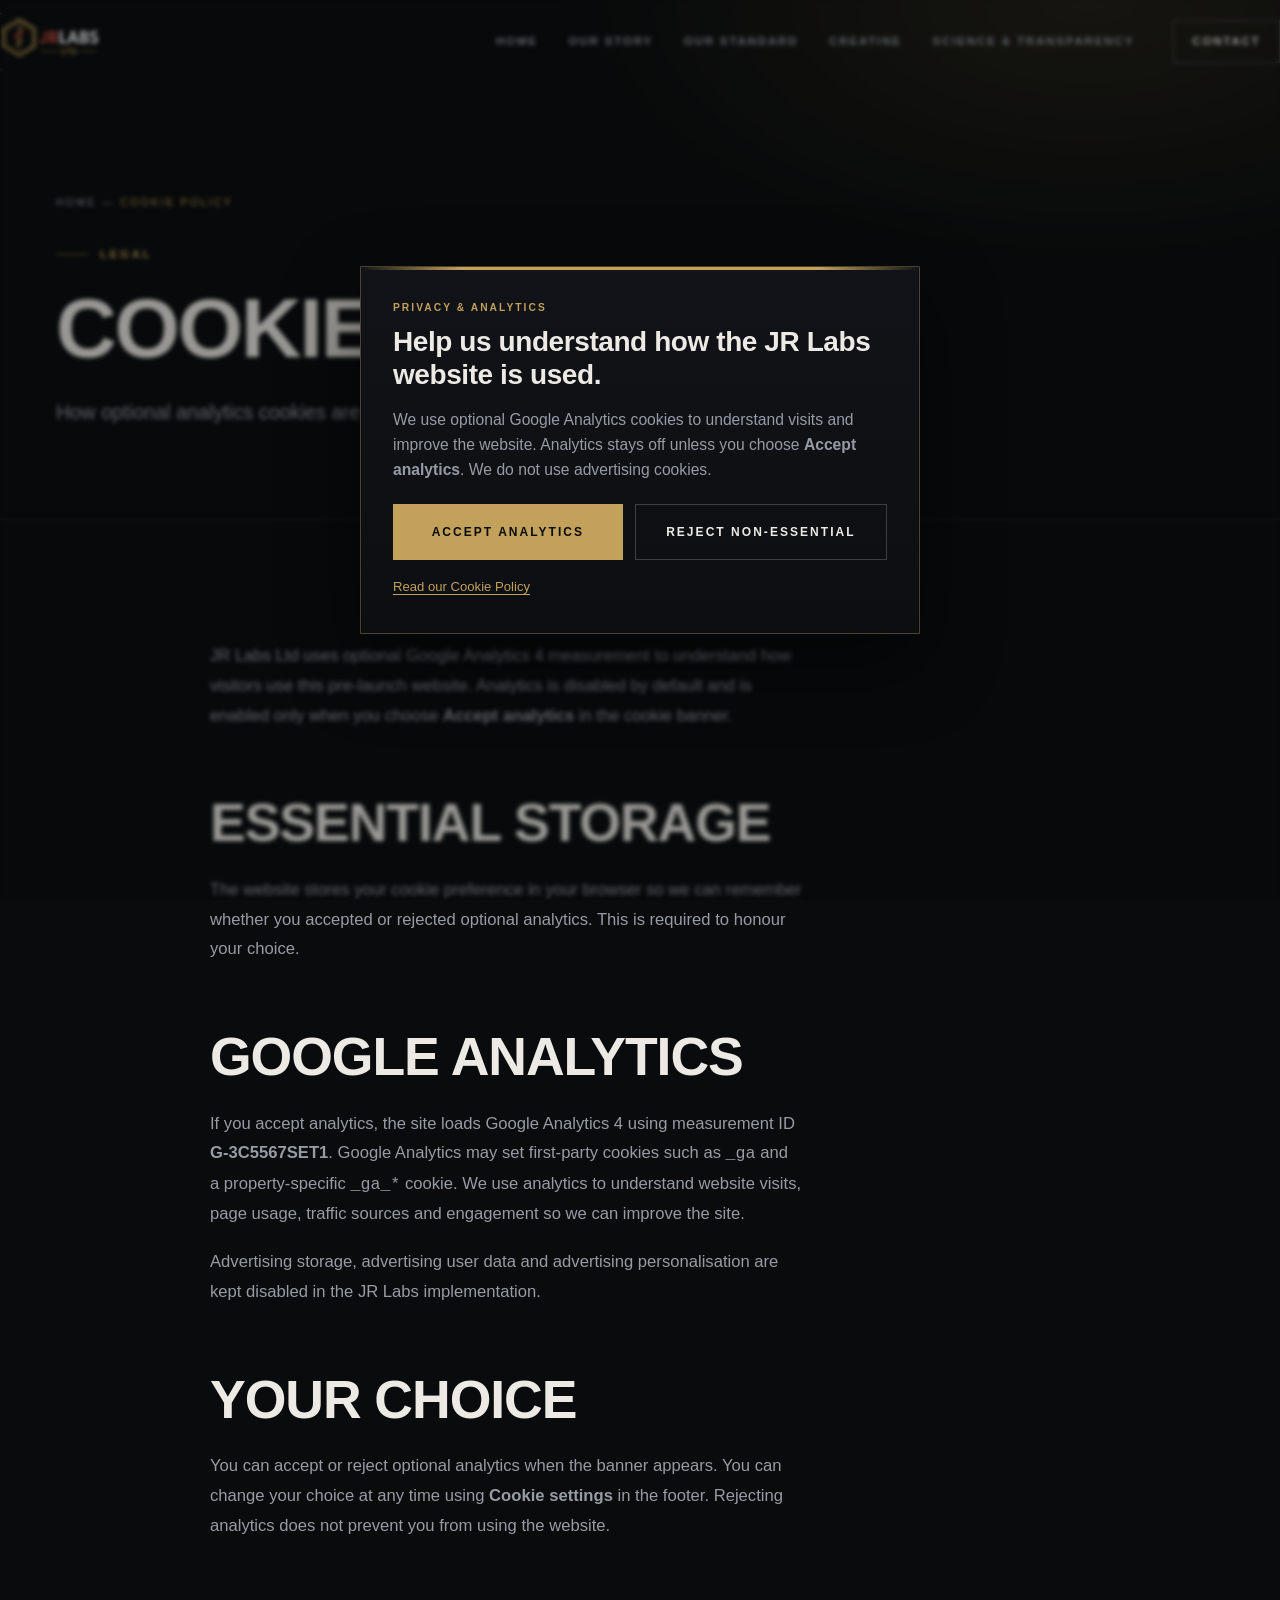
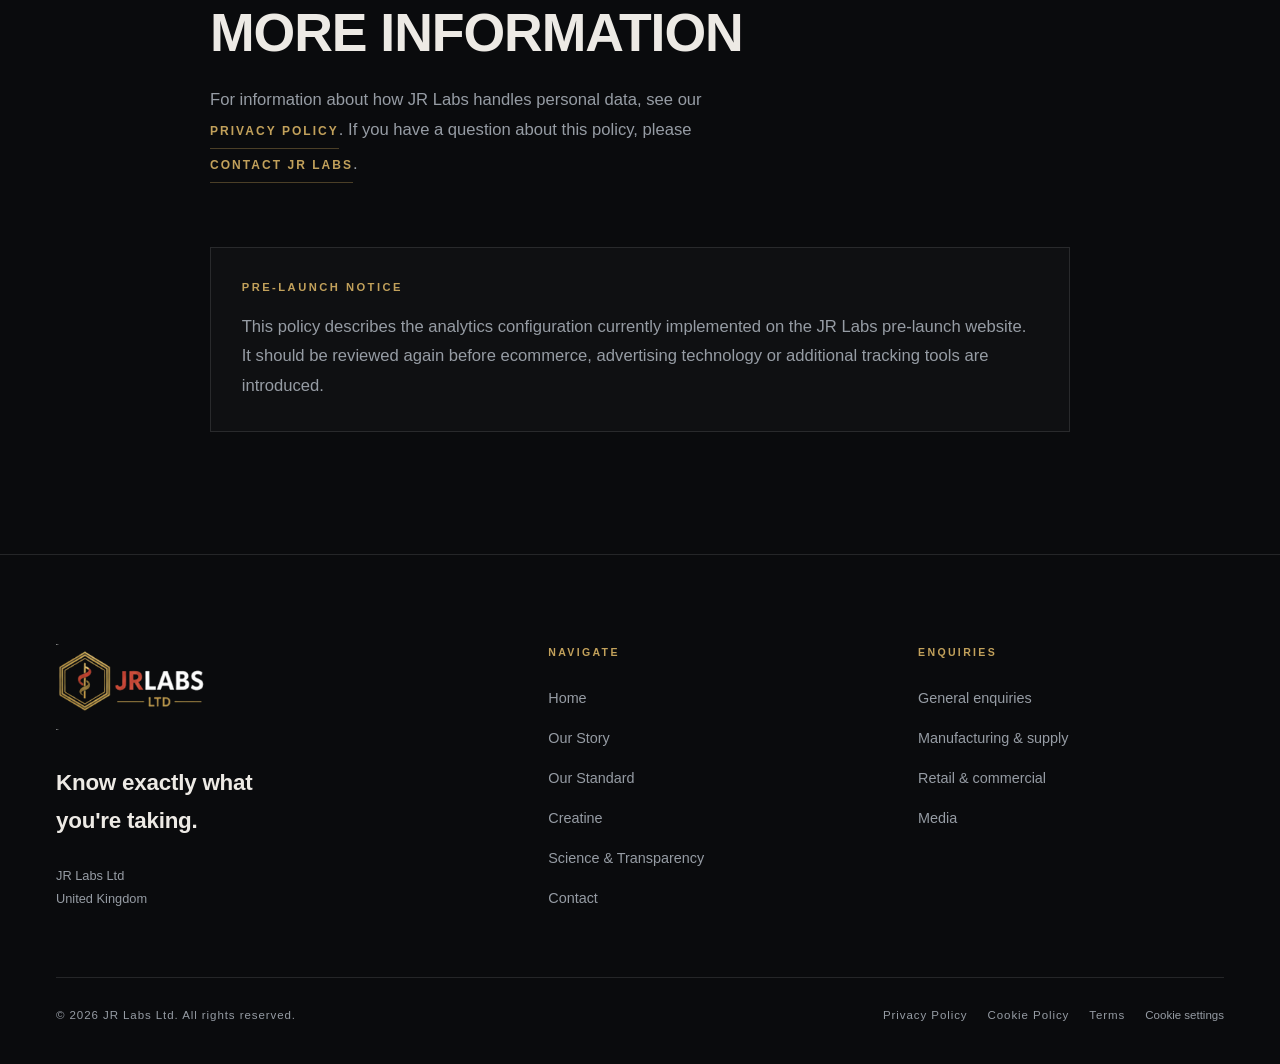
<file: cookie-policy.html>
<!DOCTYPE html>
<html lang="en-GB">
<head>
<meta charset="utf-8">
<meta name="viewport" content="width=device-width, initial-scale=1">
<title>Cookie Policy — JR Labs</title>
<meta name="description" content="JR Labs Ltd cookie policy for optional Google Analytics measurement on jrlabs.co.uk.">
<link rel="canonical" href="https://jrlabs.co.uk/cookie-policy.html">
<meta name="theme-color" content="#0A0B0D">
<meta name="robots" content="index, follow">
<link rel="icon" href="assets/img/favicon.svg" type="image/svg+xml">
<link rel="stylesheet" href="assets/css/styles.css">
</head>
<body>
<a class="skip-link" href="#main">Skip to content</a>

<header class="site-header" id="siteHeader">
  <div class="wrap header-inner">
    <a class="brand brand--real" href="index.html" aria-label="JR Labs — home">
      <img src="assets/img/jr-labs-logo.png" alt="JR Labs Ltd" class="brand-logo" width="207" height="118">
    </a>
    <nav class="nav" aria-label="Primary">
      <ul class="nav-list">
        <li><a href="index.html">Home</a></li>
        <li><a href="our-story.html">Our Story</a></li>
        <li><a href="our-standard.html">Our Standard</a></li>
        <li><a href="creatine.html">Creatine</a></li>
        <li><a href="science-transparency.html">Science &amp; Transparency</a></li>
        <li class="nav-cta"><a href="contact.html">Contact</a></li>
      </ul>
    </nav>
    <button class="nav-toggle" type="button" aria-expanded="false" aria-controls="mobileNav" aria-label="Open menu">
      <span class="bars" aria-hidden="true"><span></span><span></span></span>
    </button>
  </div>
</header>

<div class="mobile-nav" id="mobileNav">
  <nav aria-label="Mobile">
    <ul>
      <li><a class="m-link" href="index.html"><span class="idx">01</span> Home</a></li>
      <li><a class="m-link" href="our-story.html"><span class="idx">02</span> Our Story</a></li>
      <li><a class="m-link" href="our-standard.html"><span class="idx">03</span> Our Standard</a></li>
      <li><a class="m-link" href="creatine.html"><span class="idx">04</span> Creatine</a></li>
      <li><a class="m-link" href="science-transparency.html"><span class="idx">05</span> Science</a></li>
      <li><a class="m-link" href="contact.html"><span class="idx">06</span> Contact</a></li>
    </ul>
  </nav>
  <p class="m-foot">JR Labs Ltd — United Kingdom<br>Know exactly what you're taking.</p>
</div>

<main id="main">

  <section class="page-hero">
    <div class="wrap">
      <p class="crumb"><a href="index.html">Home</a> — <span>Cookie Policy</span></p>
      <p class="eyebrow">Legal</p>
      <h1 class="display">Cookie Policy.</h1>
      <p class="lead">How optional analytics cookies are used on the JR Labs website.</p>
    </div>
  </section>

  <section class="section">
    <div class="wrap wrap--narrow editorial">
      <p class="body">JR Labs Ltd uses optional Google Analytics 4 measurement to understand how visitors use this pre-launch website. Analytics is disabled by default and is enabled only when you choose <strong>Accept analytics</strong> in the cookie banner.</p>

      <h2 class="h2 mt-4">Essential storage</h2>
      <p class="body">The website stores your cookie preference in your browser so we can remember whether you accepted or rejected optional analytics. This is required to honour your choice.</p>

      <h2 class="h2 mt-4">Google Analytics</h2>
      <p class="body">If you accept analytics, the site loads Google Analytics 4 using measurement ID <strong>G-3C5567SET1</strong>. Google Analytics may set first-party cookies such as <code>_ga</code> and a property-specific <code>_ga_*</code> cookie. We use analytics to understand website visits, page usage, traffic sources and engagement so we can improve the site.</p>
      <p class="body mt-2">Advertising storage, advertising user data and advertising personalisation are kept disabled in the JR Labs implementation.</p>

      <h2 class="h2 mt-4">Your choice</h2>
      <p class="body">You can accept or reject optional analytics when the banner appears. You can change your choice at any time using <strong>Cookie settings</strong> in the footer. Rejecting analytics does not prevent you from using the website.</p>

      <h2 class="h2 mt-4">More information</h2>
      <p class="body">For information about how JR Labs handles personal data, see our <a class="link-arrow" href="privacy-policy.html">Privacy Policy</a>. If you have a question about this policy, please <a class="link-arrow" href="contact.html">contact JR Labs</a>.</p>

      <div class="status-box mt-4">
        <h3>Pre-launch notice</h3>
        <p>This policy describes the analytics configuration currently implemented on the JR Labs pre-launch website. It should be reviewed again before ecommerce, advertising technology or additional tracking tools are introduced.</p>
      </div>
    </div>
  </section>

</main>

<footer class="site-footer">
  <div class="wrap">
    <div class="footer-top">
      <div>
        <a class="brand brand--real" href="index.html" aria-label="JR Labs — home">
      <img src="assets/img/jr-labs-logo.png" alt="JR Labs Ltd" class="brand-logo" width="207" height="118">
    </a>
        <p class="footer-tag">Know exactly what you're taking.</p>
        <p class="footer-co">JR Labs Ltd<br>United Kingdom</p>
      </div>
      <nav aria-label="Footer">
        <h2 class="footer-h">Navigate</h2>
        <ul class="footer-links">
          <li><a href="index.html">Home</a></li>
          <li><a href="our-story.html">Our Story</a></li>
          <li><a href="our-standard.html">Our Standard</a></li>
          <li><a href="creatine.html">Creatine</a></li>
          <li><a href="science-transparency.html">Science &amp; Transparency</a></li>
          <li><a href="contact.html">Contact</a></li>
        </ul>
      </nav>
      <div>
        <h2 class="footer-h">Enquiries</h2>
        <ul class="footer-links">
          <li><a href="contact.html">General enquiries</a></li>
          <li><a href="contact.html">Manufacturing &amp; supply</a></li>
          <li><a href="contact.html">Retail &amp; commercial</a></li>
          <li><a href="contact.html">Media</a></li>
        </ul>
      </div>
    </div>
    <div class="footer-bottom">
      <p>&copy; <span data-year>2026</span> JR Labs Ltd. All rights reserved.</p>
      <nav class="footer-legal" aria-label="Legal">
        <a href="privacy-policy.html">Privacy Policy</a>
        <a href="cookie-policy.html">Cookie Policy</a>
        <a href="terms.html">Terms</a>
      </nav>
    </div>
  </div>
</footer>

<script src="assets/js/consent.js" defer></script>
<script src="assets/js/main.js" defer></script>
</body>
</html>
</file>
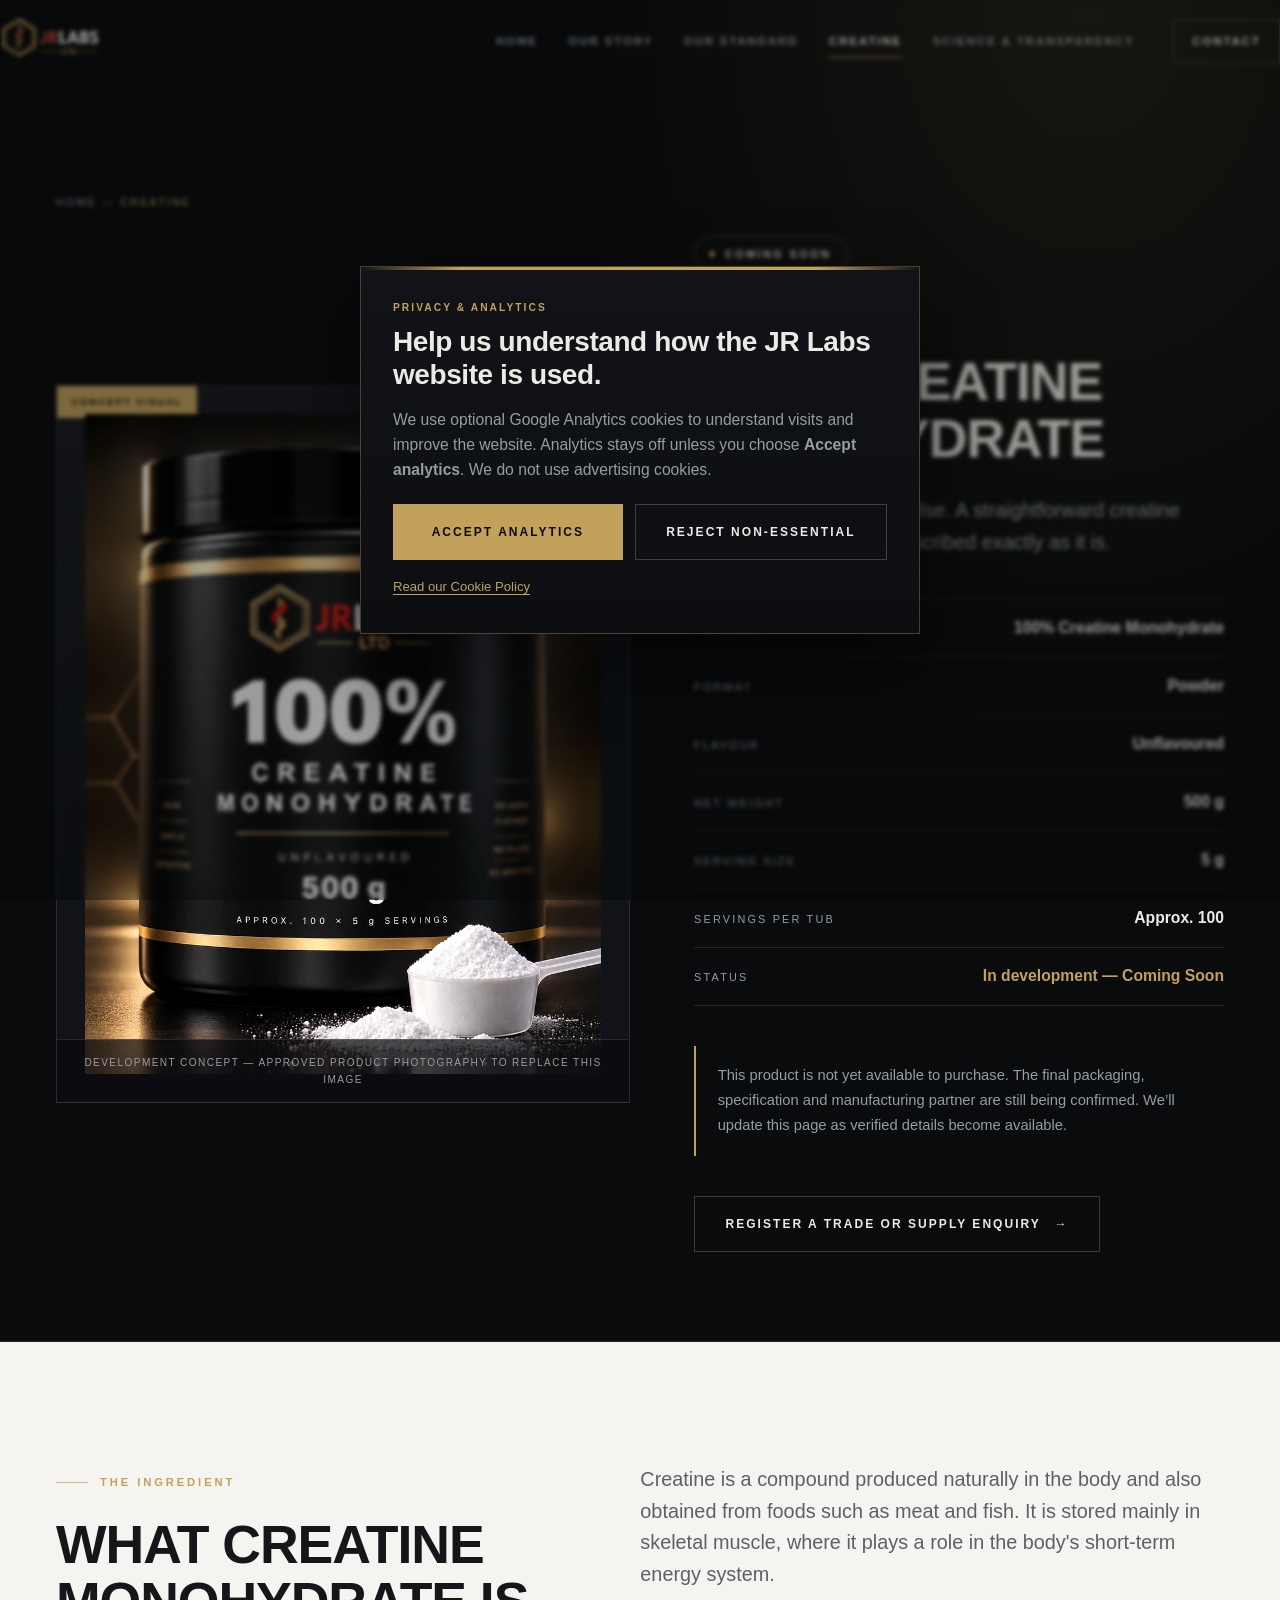
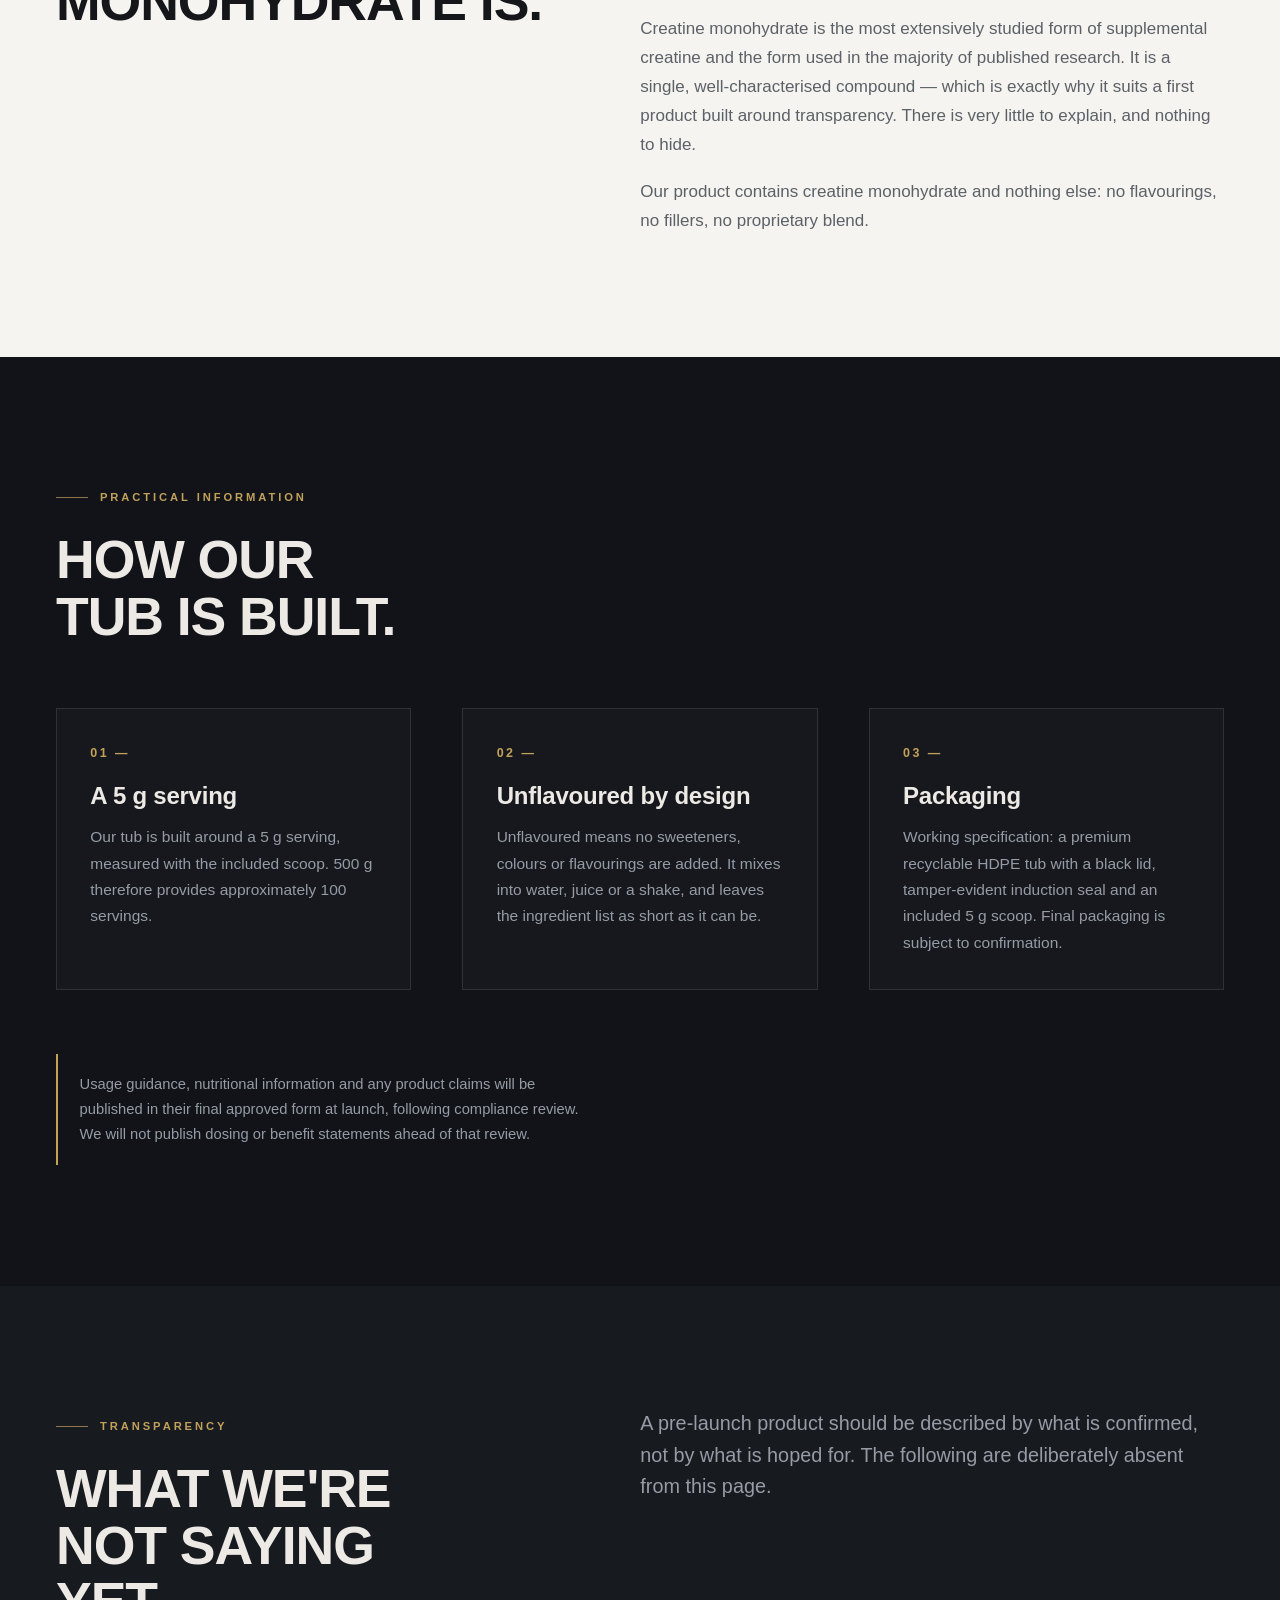
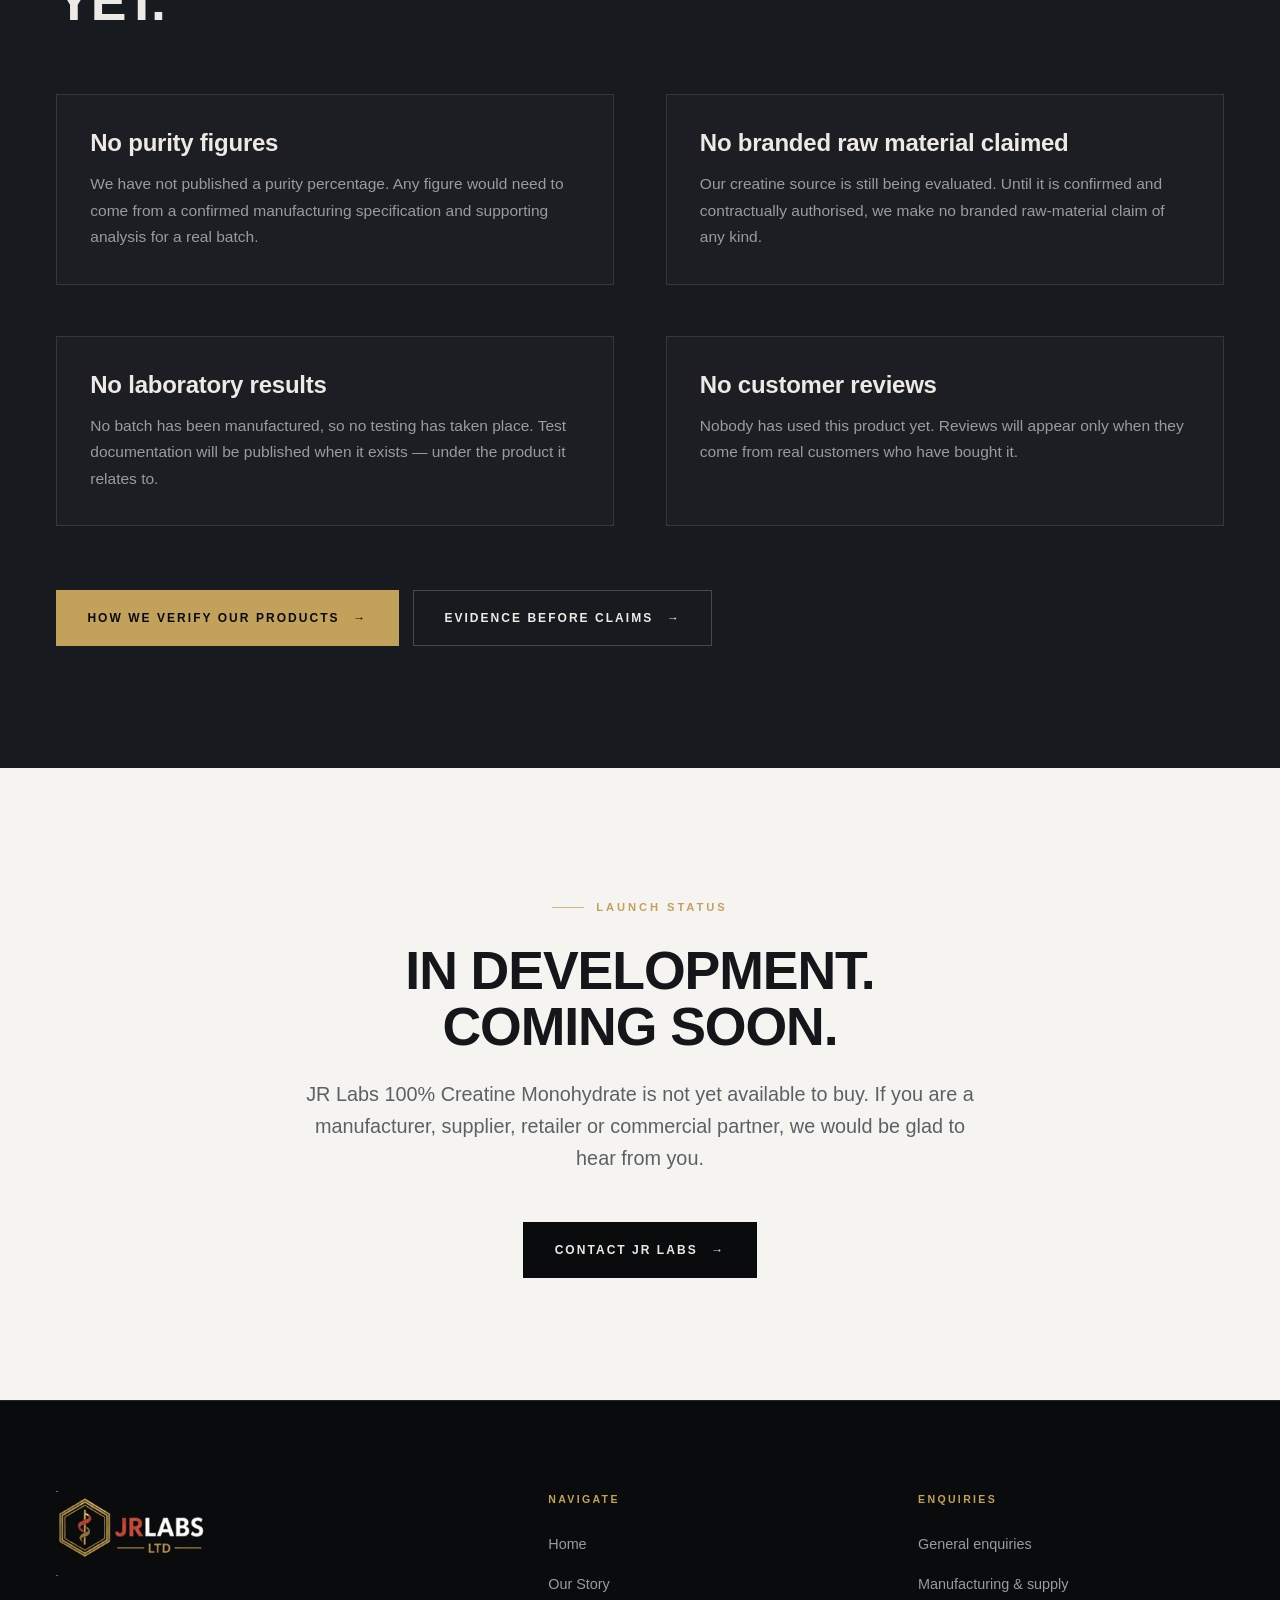
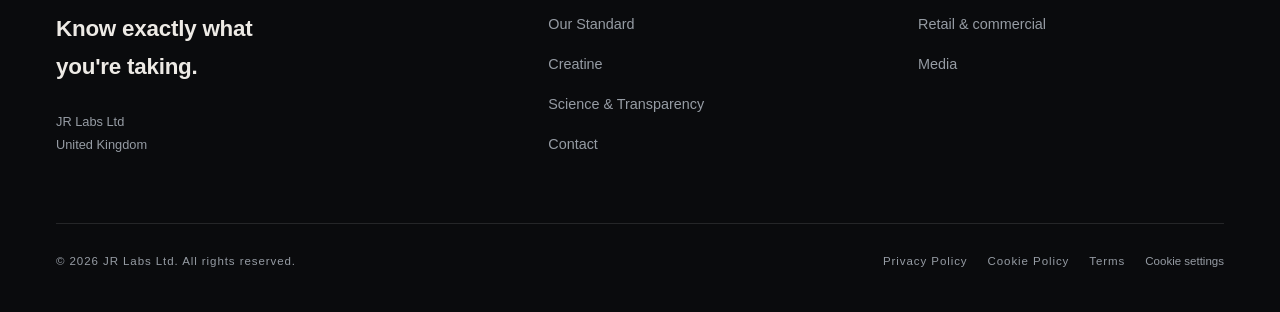
<file: creatine.html>
<!DOCTYPE html>
<html lang="en-GB">
<head>
<meta charset="utf-8">
<meta name="viewport" content="width=device-width, initial-scale=1">
<title>JR Labs 100% Creatine Monohydrate — 500g, Unflavoured | Coming Soon</title>
<meta name="description" content="JR Labs 100% Creatine Monohydrate. 500g, unflavoured, approx. 100 × 5g servings. One ingredient, clearly explained. Currently in development — coming soon.">
<link rel="canonical" href="https://jrlabs.co.uk/creatine.html">
<meta name="theme-color" content="#0A0B0D">
<meta name="robots" content="index, follow">
<meta property="og:type" content="website">
<meta property="og:site_name" content="JR Labs">
<meta property="og:locale" content="en_GB">
<meta property="og:title" content="JR Labs 100% Creatine Monohydrate — Coming Soon">
<meta property="og:description" content="500g. Unflavoured. Approx. 100 × 5g servings. One ingredient, clearly explained.">
<meta property="og:url" content="https://jrlabs.co.uk/creatine.html">
<meta property="og:image" content="https://jrlabs.co.uk/assets/img/og-image.svg">
<meta name="twitter:card" content="summary_large_image">
<link rel="icon" href="assets/img/favicon.svg" type="image/svg+xml">
<link rel="stylesheet" href="assets/css/styles.css">
</head>
<body>
<a class="skip-link" href="#main">Skip to content</a>

<header class="site-header" id="siteHeader">
  <div class="wrap header-inner">
    <a class="brand brand--real" href="index.html" aria-label="JR Labs — home">
      <img src="assets/img/jr-labs-logo.png" alt="JR Labs Ltd" class="brand-logo" width="207" height="118">
    </a>
    <nav class="nav" aria-label="Primary">
      <ul class="nav-list">
        <li><a href="index.html">Home</a></li>
        <li><a href="our-story.html">Our Story</a></li>
        <li><a href="our-standard.html">Our Standard</a></li>
        <li><a href="creatine.html" aria-current="page">Creatine</a></li>
        <li><a href="science-transparency.html">Science &amp; Transparency</a></li>
        <li class="nav-cta"><a href="contact.html">Contact</a></li>
      </ul>
    </nav>
    <button class="nav-toggle" type="button" aria-expanded="false" aria-controls="mobileNav" aria-label="Open menu">
      <span class="bars" aria-hidden="true"><span></span><span></span></span>
    </button>
  </div>
</header>

<div class="mobile-nav" id="mobileNav">
  <nav aria-label="Mobile">
    <ul>
      <li><a class="m-link" href="index.html"><span class="idx">01</span> Home</a></li>
      <li><a class="m-link" href="our-story.html"><span class="idx">02</span> Our Story</a></li>
      <li><a class="m-link" href="our-standard.html"><span class="idx">03</span> Our Standard</a></li>
      <li><a class="m-link" href="creatine.html" aria-current="page"><span class="idx">04</span> Creatine</a></li>
      <li><a class="m-link" href="science-transparency.html"><span class="idx">05</span> Science</a></li>
      <li><a class="m-link" href="contact.html"><span class="idx">06</span> Contact</a></li>
    </ul>
  </nav>
  <p class="m-foot">JR Labs Ltd — United Kingdom<br>Know exactly what you're taking.</p>
</div>

<main id="main">

  <!-- Product header -->
  <section class="page-hero">
    <div class="wrap">
      <p class="crumb"><a href="index.html">Home</a> — <span>Creatine</span></p>
      <div class="product-showcase">
        <figure class="concept reveal" style="margin:0">
          <span class="concept-tag">Concept Visual</span>
          <img src="assets/img/product-concept.webp"
               alt="Photorealistic development concept of a matte-black JR Labs creatine monohydrate tub labelled 100% Creatine Monohydrate, Unflavoured, 500 g. Final packaging design is not yet confirmed."
               width="800" height="1200" decoding="async">
          <figcaption class="concept-note">Development concept — approved product photography to replace this image</figcaption>
        </figure>

        <div class="reveal d1">
          <span class="pill"><span class="dot" aria-hidden="true"></span> Coming Soon</span>
          <h1 class="h2 mt-2">JR Labs<br>100% Creatine<br>Monohydrate</h1>
          <p class="lead mt-2">One ingredient. Nothing else. A straightforward creatine monohydrate powder, described exactly as it is.</p>

          <dl class="spec mt-3">
            <div><dt>Formula</dt><dd>100% Creatine Monohydrate</dd></div>
            <div><dt>Format</dt><dd>Powder</dd></div>
            <div><dt>Flavour</dt><dd>Unflavoured</dd></div>
            <div><dt>Net weight</dt><dd>500 g</dd></div>
            <div><dt>Serving size</dt><dd>5 g</dd></div>
            <div><dt>Servings per tub</dt><dd>Approx. 100</dd></div>
            <div><dt>Status</dt><dd class="accent">In development — Coming Soon</dd></div>
          </dl>

          <p class="note mt-3">This product is not yet available to purchase. The final packaging, specification and manufacturing partner are still being confirmed. We’ll update this page as verified details become available.</p>

          <div class="btn-row mt-3">
            <a class="btn btn--ghost" href="contact.html">Register a trade or supply enquiry <span class="arw" aria-hidden="true">→</span></a>
          </div>
        </div>
      </div>
    </div>
  </section>

  <!-- What it is -->
  <section class="section section--light" aria-labelledby="what-h">
    <div class="wrap split">
      <div>
        <p class="eyebrow reveal">The Ingredient</p>
        <h2 class="h2 reveal d1" id="what-h">What creatine<br>monohydrate is.</h2>
      </div>
      <div class="reveal d2">
        <p class="lead">Creatine is a compound produced naturally in the body and also obtained from foods such as meat and fish. It is stored mainly in skeletal muscle, where it plays a role in the body's short-term energy system.</p>
        <p class="body mt-2">Creatine monohydrate is the most extensively studied form of supplemental creatine and the form used in the majority of published research. It is a single, well-characterised compound — which is exactly why it suits a first product built around transparency. There is very little to explain, and nothing to hide.</p>
        <p class="body">Our product contains creatine monohydrate and nothing else: no flavourings, no fillers, no proprietary blend. <!-- [COMPLIANCE REVIEW REQUIRED] Final ingredient statement to be confirmed against approved manufacturing specification before launch. --></p>
      </div>
    </div>
  </section>

  <!-- How it's used -->
  <section class="section section--charcoal" aria-labelledby="use-h">
    <div class="wrap">
      <p class="eyebrow reveal">Practical Information</p>
      <h2 class="h2 reveal d1" id="use-h">How our<br>tub is built.</h2>

      <div class="grid grid-3 mt-4">
        <article class="card reveal">
          <span class="num">01 —</span>
          <h3 class="h3">A 5 g serving</h3>
          <p>Our tub is built around a 5 g serving, measured with the included scoop. 500 g therefore provides approximately 100 servings.</p>
        </article>
        <article class="card reveal d1">
          <span class="num">02 —</span>
          <h3 class="h3">Unflavoured by design</h3>
          <p>Unflavoured means no sweeteners, colours or flavourings are added. It mixes into water, juice or a shake, and leaves the ingredient list as short as it can be.</p>
        </article>
        <article class="card reveal d2">
          <span class="num">03 —</span>
          <h3 class="h3">Packaging</h3>
          <p>Working specification: a premium recyclable HDPE tub with a black lid, tamper-evident induction seal and an included 5 g scoop. Final packaging is subject to confirmation.</p>
        </article>
      </div>

      <p class="note mt-4">Usage guidance, nutritional information and any product claims will be published in their final approved form at launch, following compliance review. We will not publish dosing or benefit statements ahead of that review.</p>
    </div>
  </section>

  <!-- What we don't claim -->
  <section class="section section--graphite" aria-labelledby="claims-h">
    <div class="wrap">
      <div class="split">
        <div>
          <p class="eyebrow reveal">Transparency</p>
          <h2 class="h2 reveal d1" id="claims-h">What we're<br>not saying<br>yet.</h2>
        </div>
        <div class="reveal d2">
          <p class="lead">A pre-launch product should be described by what is confirmed, not by what is hoped for. The following are deliberately absent from this page.</p>
        </div>
      </div>

      <div class="grid grid-2 mt-4">
        <article class="card reveal">
          <h3 class="h3">No purity figures</h3>
          <p>We have not published a purity percentage. Any figure would need to come from a confirmed manufacturing specification and supporting analysis for a real batch.</p>
        </article>
        <article class="card reveal d1">
          <h3 class="h3">No branded raw material claimed</h3>
          <p>Our creatine source is still being evaluated. Until it is confirmed and contractually authorised, we make no branded raw-material claim of any kind.</p>
        </article>
        <article class="card reveal">
          <h3 class="h3">No laboratory results</h3>
          <p>No batch has been manufactured, so no testing has taken place. Test documentation will be published when it exists — under the product it relates to.</p>
        </article>
        <article class="card reveal d1">
          <h3 class="h3">No customer reviews</h3>
          <p>Nobody has used this product yet. Reviews will appear only when they come from real customers who have bought it.</p>
        </article>
      </div>

      <div class="btn-row mt-4 reveal">
        <a class="btn btn--gold" href="our-standard.html">How we verify our products <span class="arw" aria-hidden="true">→</span></a>
        <a class="btn btn--ghost" href="science-transparency.html">Evidence before claims <span class="arw" aria-hidden="true">→</span></a>
      </div>
    </div>
  </section>

  <!-- Launch status -->
  <section class="section section--light cta-band">
    <div class="wrap">
      <p class="eyebrow reveal">Launch Status</p>
      <h2 class="h2 reveal d1">In development.<br>Coming soon.</h2>
      <p class="lead mt-2 reveal d2" style="margin-inline:auto">JR Labs 100% Creatine Monohydrate is not yet available to buy. If you are a manufacturer, supplier, retailer or commercial partner, we would be glad to hear from you.</p>
      <div class="btn-row reveal d3">
        <a class="btn btn--dark" href="contact.html">Contact JR Labs <span class="arw" aria-hidden="true">→</span></a>
      </div>
    </div>
  </section>

</main>

<footer class="site-footer">
  <div class="wrap">
    <div class="footer-top">
      <div>
        <a class="brand brand--real" href="index.html" aria-label="JR Labs — home">
      <img src="assets/img/jr-labs-logo.png" alt="JR Labs Ltd" class="brand-logo" width="207" height="118">
    </a>
        <p class="footer-tag">Know exactly what you're taking.</p>
        <p class="footer-co">JR Labs Ltd<br>United Kingdom</p>
      </div>
      <nav aria-label="Footer">
        <h2 class="footer-h">Navigate</h2>
        <ul class="footer-links">
          <li><a href="index.html">Home</a></li>
          <li><a href="our-story.html">Our Story</a></li>
          <li><a href="our-standard.html">Our Standard</a></li>
          <li><a href="creatine.html">Creatine</a></li>
          <li><a href="science-transparency.html">Science &amp; Transparency</a></li>
          <li><a href="contact.html">Contact</a></li>
        </ul>
      </nav>
      <div>
        <h2 class="footer-h">Enquiries</h2>
        <ul class="footer-links">
          <li><a href="contact.html">General enquiries</a></li>
          <li><a href="contact.html">Manufacturing &amp; supply</a></li>
          <li><a href="contact.html">Retail &amp; commercial</a></li>
          <li><a href="contact.html">Media</a></li>
        </ul>
      </div>
    </div>
    <div class="footer-bottom">
      <p>&copy; <span data-year>2026</span> JR Labs Ltd. All rights reserved.</p>
      <nav class="footer-legal" aria-label="Legal">
        <a href="privacy-policy.html">Privacy Policy</a>
        <a href="cookie-policy.html">Cookie Policy</a>
        <a href="terms.html">Terms</a>
      </nav>
    </div>
  </div>
</footer>

<script src="assets/js/consent.js" defer></script>
<script src="assets/js/main.js" defer></script>
</body>
</html>
</file>
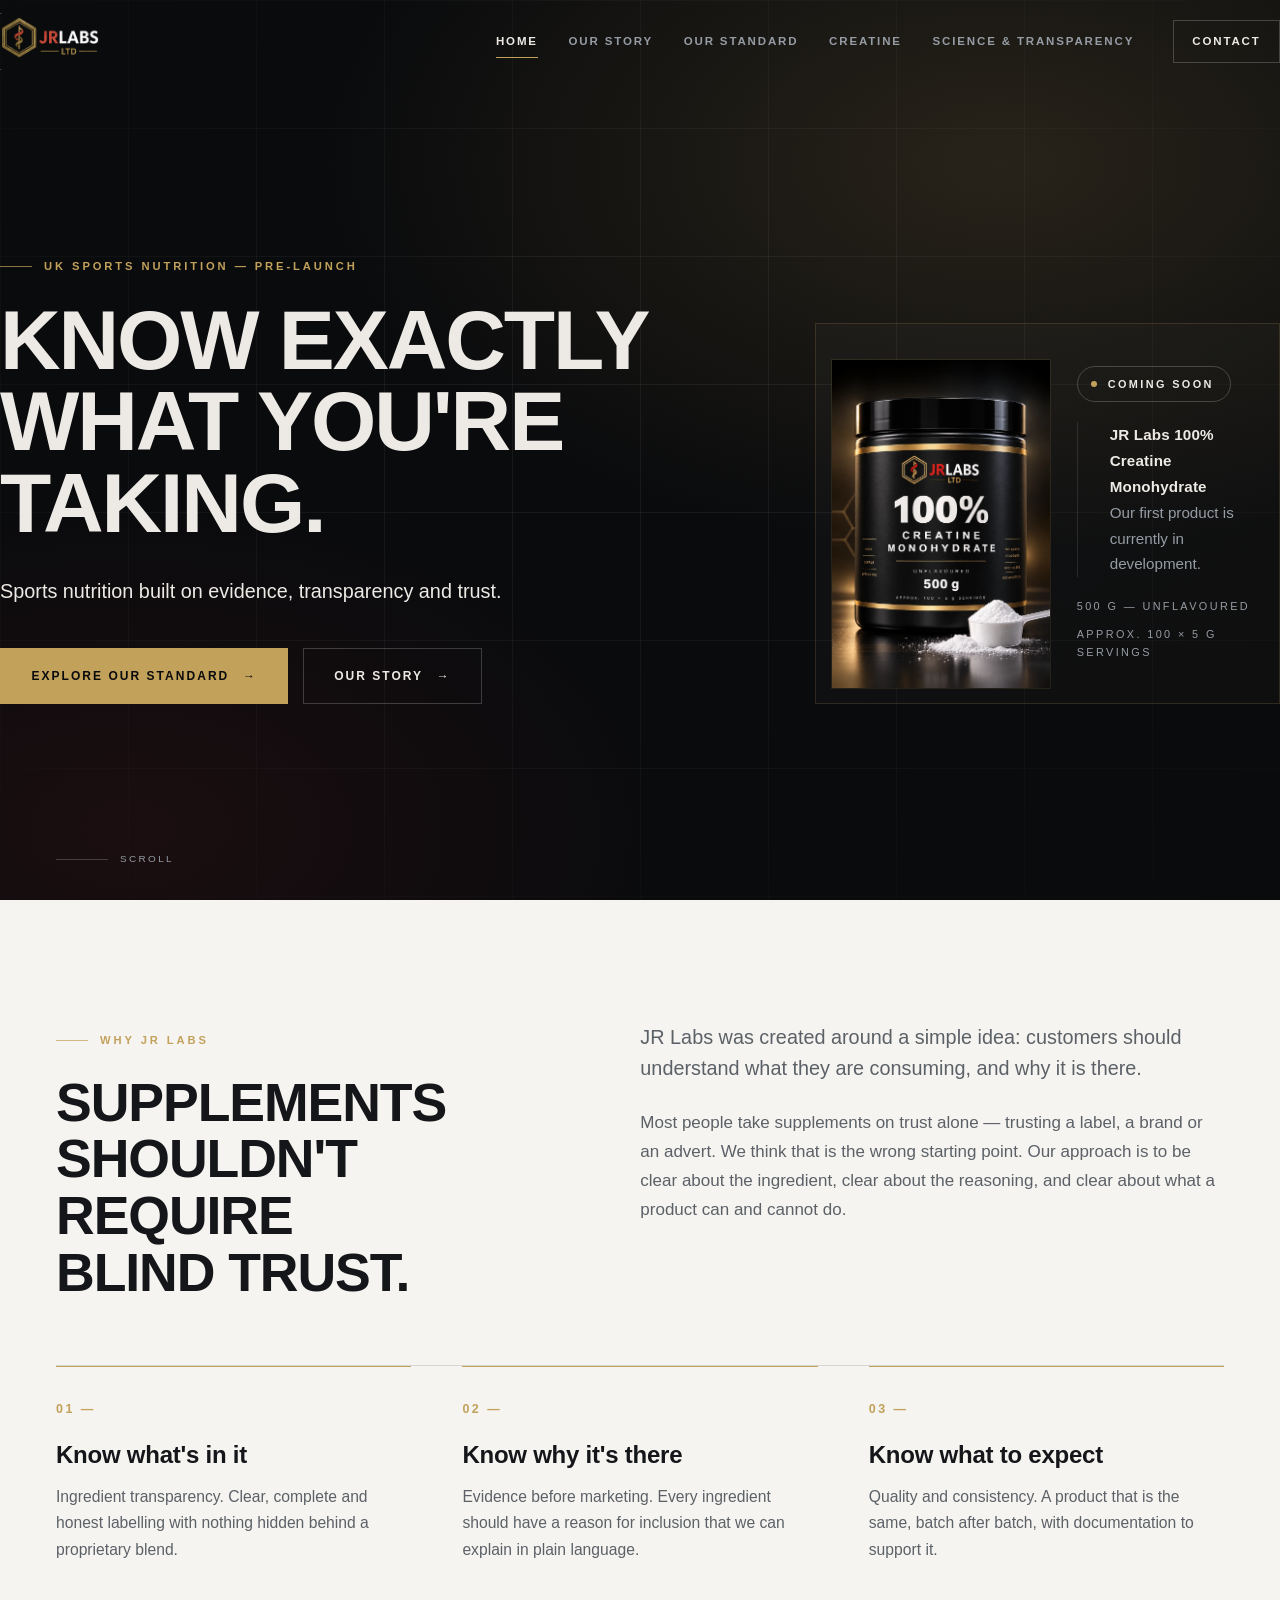
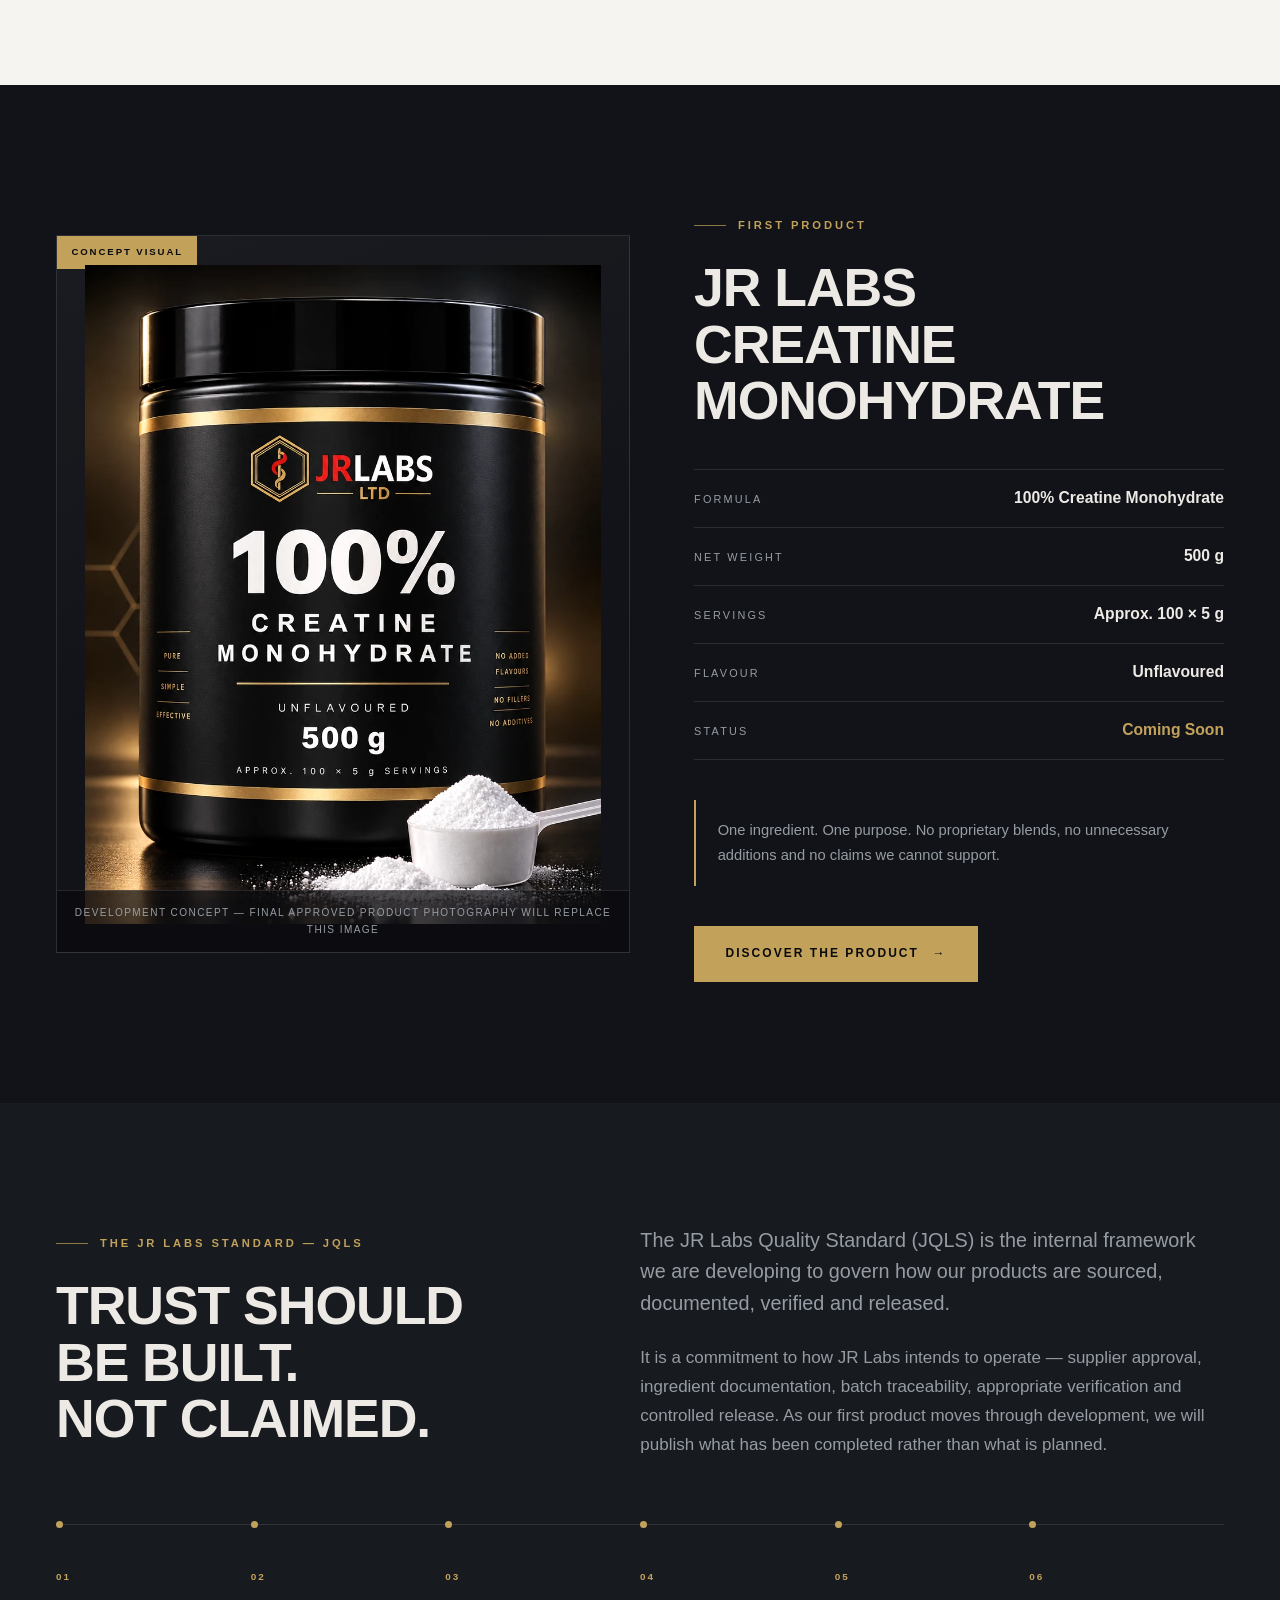
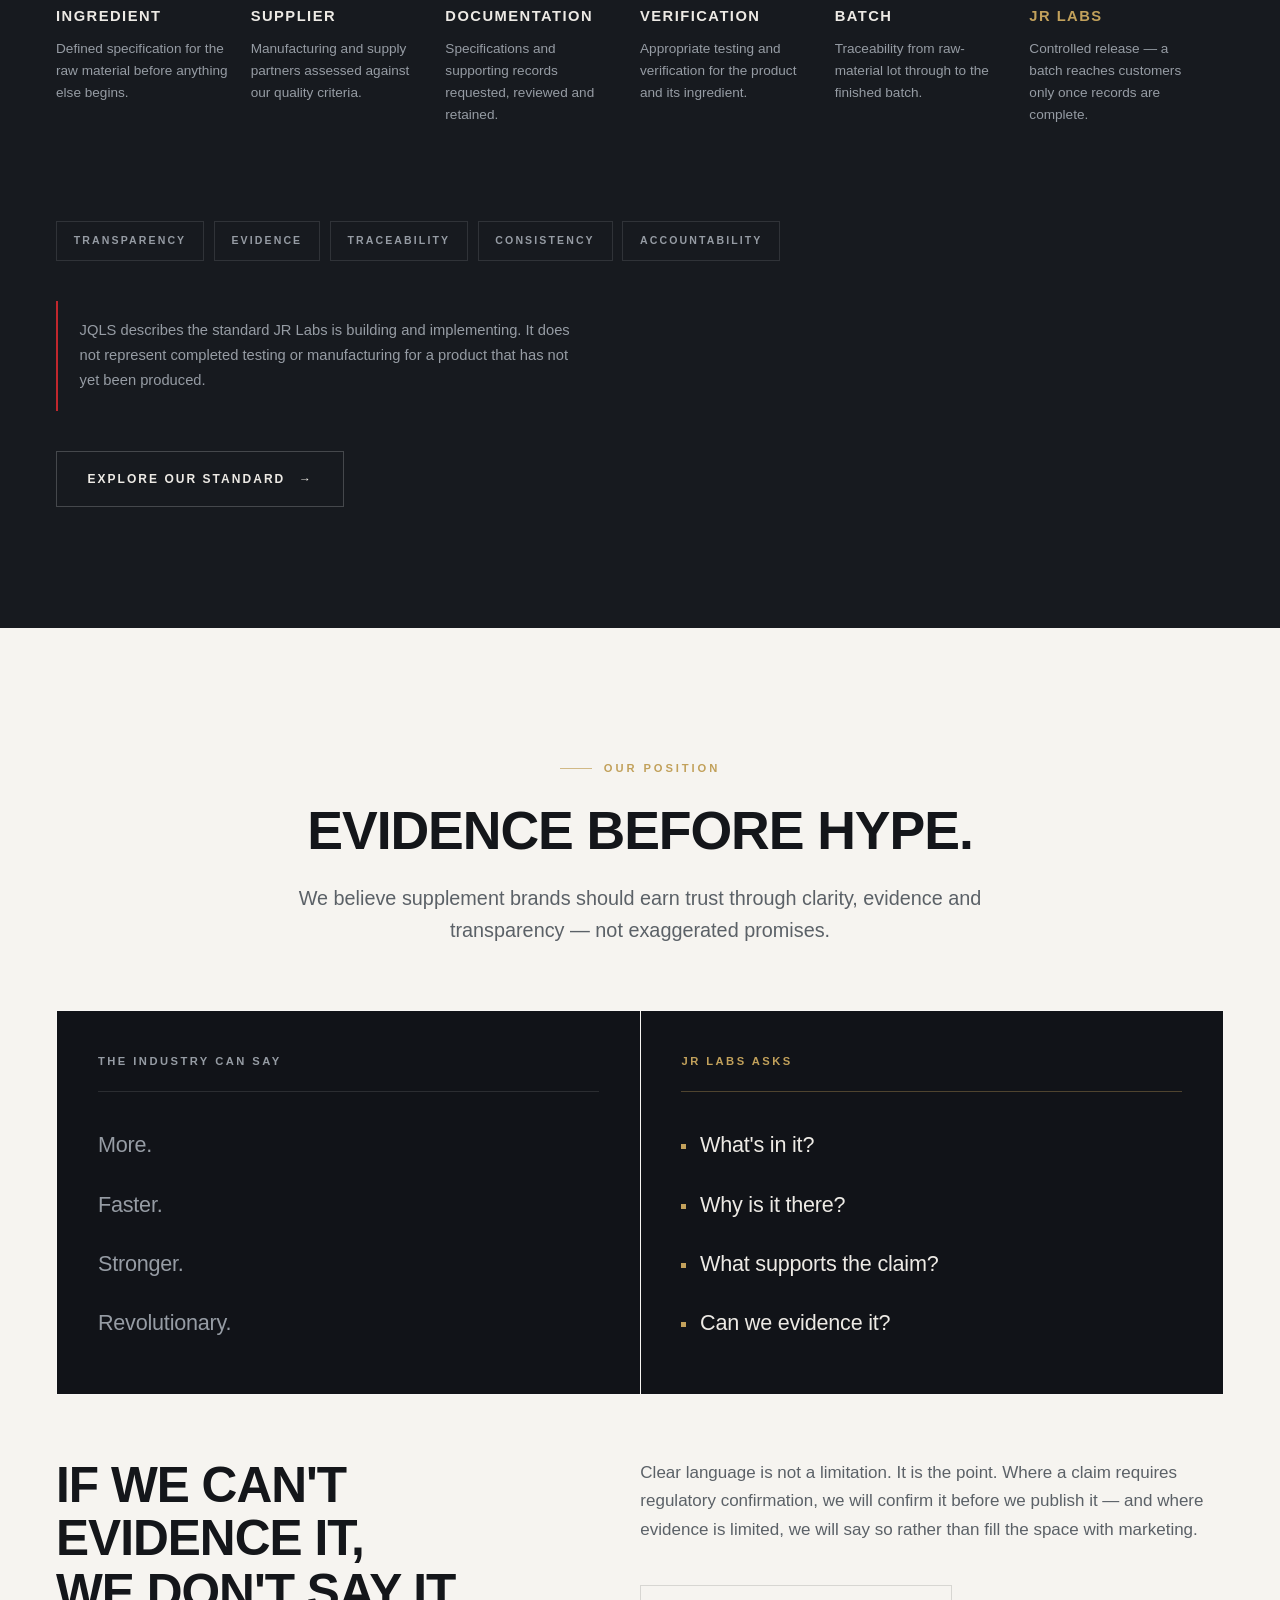
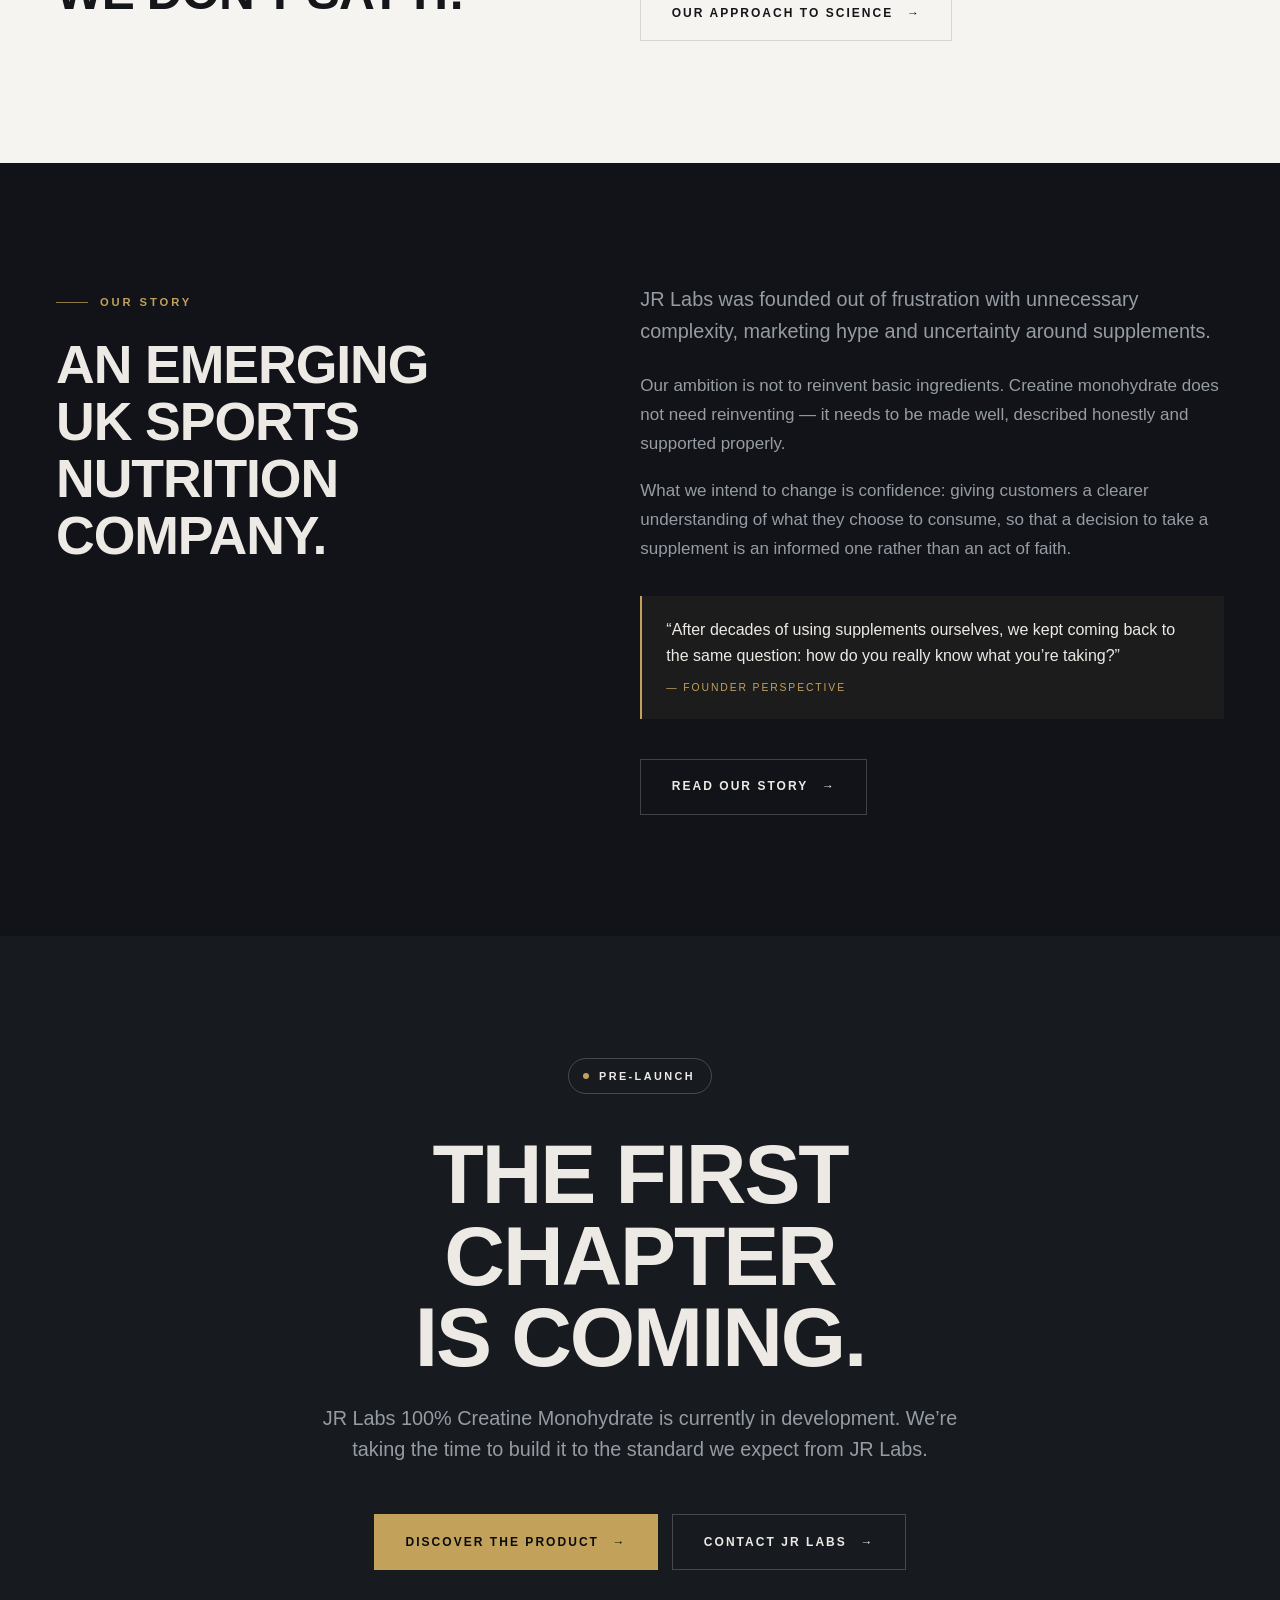
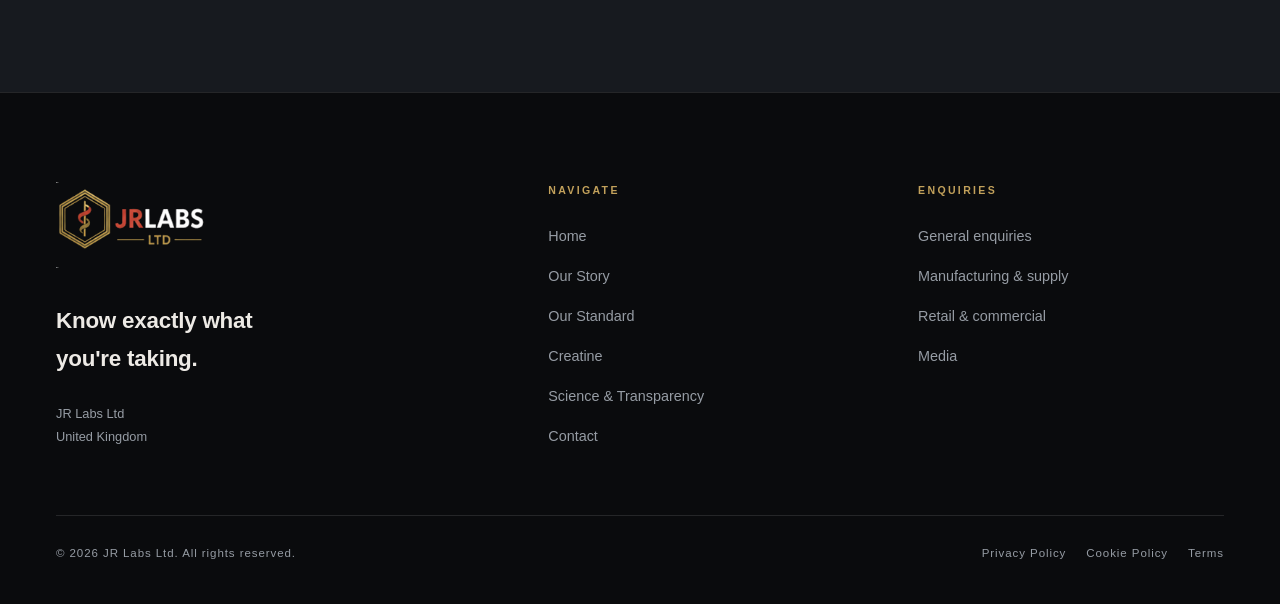
<file: index_old.html>
<!DOCTYPE html>
<html lang="en-GB">
<head>
<meta charset="utf-8">
<meta name="viewport" content="width=device-width, initial-scale=1">
<title>JR Labs — Know exactly what you're taking. | Evidence-led sports nutrition</title>
<meta name="description" content="JR Labs is an emerging UK sports nutrition company built around quality, transparency and trust. Our first product — JR Labs 100% Creatine Monohydrate — is coming soon.">
<link rel="canonical" href="https://jrlabs.co.uk/">
<meta name="theme-color" content="#0A0B0D">
<meta name="robots" content="index, follow">

<!-- Open Graph / social -->
<meta property="og:type" content="website">
<meta property="og:site_name" content="JR Labs">
<meta property="og:locale" content="en_GB">
<meta property="og:title" content="JR Labs — Know exactly what you're taking.">
<meta property="og:description" content="Evidence-led sports nutrition built around quality, transparency and trust. Our first product is coming soon.">
<meta property="og:url" content="https://jrlabs.co.uk/">
<meta property="og:image" content="https://jrlabs.co.uk/assets/img/og-image.svg">
<meta name="twitter:card" content="summary_large_image">
<meta name="twitter:title" content="JR Labs — Know exactly what you're taking.">
<meta name="twitter:description" content="Evidence-led sports nutrition built around quality, transparency and trust.">
<meta name="twitter:image" content="https://jrlabs.co.uk/assets/img/og-image.svg">

<link rel="icon" href="assets/img/favicon.svg" type="image/svg+xml">
<link rel="stylesheet" href="assets/css/styles.css">

<!-- Organisation data limited to facts confirmed by JR Labs. No address,
     company number, contact point or social profile is asserted here. -->
<script type="application/ld+json">
{
  "@context": "https://schema.org",
  "@type": "Organization",
  "name": "JR Labs Ltd",
  "alternateName": "JR Labs",
  "url": "https://jrlabs.co.uk/",
  "description": "JR Labs is an emerging UK sports nutrition company developing evidence-led supplements built around quality, transparency and trust.",
  "foundingLocation": { "@type": "Country", "name": "United Kingdom" }
}
</script>
</head>
<body>
<a class="skip-link" href="#main">Skip to content</a>

<!-- ============================ HEADER ============================ -->
<header class="site-header" id="siteHeader">
  <div class="wrap header-inner">
    <a class="brand brand--real" href="index.html" aria-label="JR Labs — home">
      <img src="assets/img/jr-labs-logo.png" alt="JR Labs Ltd" class="brand-logo" width="207" height="118">
    </a>

    <nav class="nav" aria-label="Primary">
      <ul class="nav-list">
        <li><a href="index.html" aria-current="page">Home</a></li>
        <li><a href="our-story.html">Our Story</a></li>
        <li><a href="our-standard.html">Our Standard</a></li>
        <li><a href="creatine.html">Creatine</a></li>
        <li><a href="science-transparency.html">Science &amp; Transparency</a></li>
        <li class="nav-cta"><a href="contact.html">Contact</a></li>
      </ul>
    </nav>

    <button class="nav-toggle" type="button" aria-expanded="false" aria-controls="mobileNav" aria-label="Open menu">
      <span class="bars" aria-hidden="true"><span></span><span></span></span>
    </button>
  </div>
</header>

<!-- ========================= MOBILE NAV ========================== -->
<div class="mobile-nav" id="mobileNav">
  <nav aria-label="Mobile">
    <ul>
      <li><a class="m-link" href="index.html" aria-current="page"><span class="idx">01</span> Home</a></li>
      <li><a class="m-link" href="our-story.html"><span class="idx">02</span> Our Story</a></li>
      <li><a class="m-link" href="our-standard.html"><span class="idx">03</span> Our Standard</a></li>
      <li><a class="m-link" href="creatine.html"><span class="idx">04</span> Creatine</a></li>
      <li><a class="m-link" href="science-transparency.html"><span class="idx">05</span> Science</a></li>
      <li><a class="m-link" href="contact.html"><span class="idx">06</span> Contact</a></li>
    </ul>
  </nav>
  <p class="m-foot">JR Labs Ltd — United Kingdom<br>Know exactly what you're taking.</p>
</div>

<main id="main">

  <!-- ======================= 1. HERO ============================= -->
  <section class="hero">
    <div class="hero-bg" aria-hidden="true"></div>
    <div class="hero-grid" aria-hidden="true"></div>

    <div class="wrap hero-inner">
      <div>
        <p class="eyebrow reveal">UK Sports Nutrition — Pre-Launch</p>
        <h1 class="display reveal d1">Know exactly<br>what you're<br>taking.</h1>
        <p class="lead reveal d2">Sports nutrition built on evidence, transparency and trust.</p>

        <div class="btn-row mt-3 reveal d3">
          <a class="btn btn--gold" href="our-standard.html">Explore Our Standard <span class="arw" aria-hidden="true">→</span></a>
          <a class="btn btn--ghost" href="our-story.html">Our Story <span class="arw" aria-hidden="true">→</span></a>
        </div>
      </div>

      <aside class="hero-aside hero-concept reveal d2">
        <div class="hero-concept-visual">
          <img src="assets/img/product-concept.webp" alt="Photorealistic development concept of a JR Labs 500 g creatine monohydrate tub. Final packaging is not yet approved." width="600" height="900" decoding="async">
        </div>
        <div class="hero-concept-copy">
          <span class="pill"><span class="dot" aria-hidden="true"></span> Coming Soon</span>
          <p class="hero-product">
            <strong>JR Labs 100% Creatine Monohydrate</strong>
            Our first product is currently in development.
          </p>
          <p class="hero-meta">
            <span>500 g — Unflavoured</span>
            <span>Approx. 100 × 5 g servings</span>
          </p>
        </div>
      </aside>
    </div>

    <p class="scroll-cue" aria-hidden="true"><span class="line"></span> Scroll</p>
  </section>

  <!-- ==================== 2. WHY JR LABS ========================= -->
  <section class="section section--light" aria-labelledby="why-h">
    <div class="wrap">
      <div class="split">
        <div>
          <p class="eyebrow reveal">Why JR Labs</p>
          <h2 class="h2 reveal d1" id="why-h">Supplements<br>shouldn't require<br>blind trust.</h2>
        </div>
        <div class="reveal d2">
          <p class="lead">JR Labs was created around a simple idea: customers should understand what they are consuming, and why it is there.</p>
          <p class="body mt-2">Most people take supplements on trust alone — trusting a label, a brand or an advert. We think that is the wrong starting point. Our approach is to be clear about the ingredient, clear about the reasoning, and clear about what a product can and cannot do.</p>
        </div>
      </div>

      <div class="grid grid-3 principles mt-4">
        <article class="principle">
          <span class="num">01 —</span>
          <h3 class="h3">Know what's in it</h3>
          <p>Ingredient transparency. Clear, complete and honest labelling with nothing hidden behind a proprietary blend.</p>
        </article>
        <article class="principle">
          <span class="num">02 —</span>
          <h3 class="h3">Know why it's there</h3>
          <p>Evidence before marketing. Every ingredient should have a reason for inclusion that we can explain in plain language.</p>
        </article>
        <article class="principle">
          <span class="num">03 —</span>
          <h3 class="h3">Know what to expect</h3>
          <p>Quality and consistency. A product that is the same, batch after batch, with documentation to support it.</p>
        </article>
      </div>
    </div>
  </section>

  <!-- ==================== 3. FIRST PRODUCT ======================= -->
  <section class="section section--charcoal" aria-labelledby="product-h">
    <div class="wrap product-showcase">
      <!-- Concept visual. Replace with approved product photography at launch. -->
      <figure class="concept reveal" style="margin:0">
        <span class="concept-tag">Concept Visual</span>
        <img src="assets/img/product-concept.webp" alt="Photorealistic development concept of a matte-black JR Labs creatine monohydrate tub with gold, white and red branding. Final packaging design is not yet confirmed." width="800" height="1200" loading="lazy" decoding="async">
        <figcaption class="concept-note">Development concept — final approved product photography will replace this image</figcaption>
      </figure>

      <div class="reveal d1">
        <p class="eyebrow">First Product</p>
        <h2 class="h2" id="product-h">JR Labs<br>Creatine<br>Monohydrate</h2>

        <dl class="spec mt-3">
          <div><dt>Formula</dt><dd>100% Creatine Monohydrate</dd></div>
          <div><dt>Net weight</dt><dd>500 g</dd></div>
          <div><dt>Servings</dt><dd>Approx. 100 × 5 g</dd></div>
          <div><dt>Flavour</dt><dd>Unflavoured</dd></div>
          <div><dt>Status</dt><dd class="accent">Coming Soon</dd></div>
        </dl>

        <p class="note mt-3">One ingredient. One purpose. No proprietary blends, no unnecessary additions and no claims we cannot support.</p>

        <div class="btn-row mt-3">
          <a class="btn btn--gold" href="creatine.html">Discover the product <span class="arw" aria-hidden="true">→</span></a>
        </div>
      </div>
    </div>
  </section>

  <!-- ================= 4. THE JR LABS STANDARD =================== -->
  <section class="section section--graphite" aria-labelledby="standard-h">
    <div class="wrap">
      <div class="split">
        <div>
          <p class="eyebrow reveal">The JR Labs Standard — JQLS</p>
          <h2 class="h2 reveal d1" id="standard-h">Trust should<br>be built.<br>Not claimed.</h2>
        </div>
        <div class="reveal d2">
          <p class="lead">The JR Labs Quality Standard (JQLS) is the internal framework we are developing to govern how our products are sourced, documented, verified and released.</p>
          <p class="body mt-2">It is a commitment to how JR Labs intends to operate — supplier approval, ingredient documentation, batch traceability, appropriate verification and controlled release. As our first product moves through development, we will publish what has been completed rather than what is planned.</p>
        </div>
      </div>

      <!-- Quality pathway -->
      <ol class="pathway">
        <li class="path-step">
          <span class="step-n">01</span>
          <h3>Ingredient</h3>
          <p>Defined specification for the raw material before anything else begins.</p>
        </li>
        <li class="path-step">
          <span class="step-n">02</span>
          <h3>Supplier</h3>
          <p>Manufacturing and supply partners assessed against our quality criteria.</p>
        </li>
        <li class="path-step">
          <span class="step-n">03</span>
          <h3>Documentation</h3>
          <p>Specifications and supporting records requested, reviewed and retained.</p>
        </li>
        <li class="path-step">
          <span class="step-n">04</span>
          <h3>Verification</h3>
          <p>Appropriate testing and verification for the product and its ingredient.</p>
        </li>
        <li class="path-step">
          <span class="step-n">05</span>
          <h3>Batch</h3>
          <p>Traceability from raw-material lot through to the finished batch.</p>
        </li>
        <li class="path-step">
          <span class="step-n">06</span>
          <h3>JR Labs</h3>
          <p>Controlled release — a batch reaches customers only once records are complete.</p>
        </li>
      </ol>

      <div class="chips mt-4 reveal">
        <span class="chip">Transparency</span>
        <span class="chip">Evidence</span>
        <span class="chip">Traceability</span>
        <span class="chip">Consistency</span>
        <span class="chip">Accountability</span>
      </div>

      <p class="note note--red mt-3">JQLS describes the standard JR Labs is building and implementing. It does not represent completed testing or manufacturing for a product that has not yet been produced.</p>

      <div class="btn-row mt-3 reveal">
        <a class="btn btn--ghost" href="our-standard.html">Explore Our Standard <span class="arw" aria-hidden="true">→</span></a>
      </div>
    </div>
  </section>

  <!-- ================= 5. EVIDENCE BEFORE HYPE =================== -->
  <section class="section section--light" aria-labelledby="evidence-h">
    <div class="wrap">
      <div class="center">
        <p class="eyebrow reveal">Our Position</p>
        <h2 class="h2 reveal d1" id="evidence-h">Evidence before hype.</h2>
        <p class="lead mt-2 reveal d2">We believe supplement brands should earn trust through clarity, evidence and transparency — not exaggerated promises.</p>
      </div>

      <div class="compare mt-4 reveal">
        <div class="industry">
          <h3>The industry can say</h3>
          <ul>
            <li>More.</li>
            <li>Faster.</li>
            <li>Stronger.</li>
            <li>Revolutionary.</li>
          </ul>
        </div>
        <div class="jr">
          <h3>JR Labs asks</h3>
          <ul>
            <li>What's in it?</li>
            <li>Why is it there?</li>
            <li>What supports the claim?</li>
            <li>Can we evidence it?</li>
          </ul>
        </div>
      </div>

      <div class="split mt-4">
        <p class="statement reveal">If we can't evidence it,<br>we don't say it.</p>
        <div class="reveal d1">
          <p class="body">Clear language is not a limitation. It is the point. Where a claim requires regulatory confirmation, we will confirm it before we publish it — and where evidence is limited, we will say so rather than fill the space with marketing.</p>
          <div class="btn-row mt-3">
            <a class="btn btn--ghost" href="science-transparency.html">Our approach to science <span class="arw" aria-hidden="true">→</span></a>
          </div>
        </div>
      </div>
    </div>
  </section>

  <!-- ======================= 6. OUR STORY ======================== -->
  <section class="section section--charcoal" aria-labelledby="story-h">
    <div class="wrap split">
      <div>
        <p class="eyebrow reveal">Our Story</p>
        <h2 class="h2 reveal d1" id="story-h">An emerging<br>UK sports<br>nutrition<br>company.</h2>
      </div>
      <div class="reveal d2">
        <p class="lead">JR Labs was founded out of frustration with unnecessary complexity, marketing hype and uncertainty around supplements.</p>
        <p class="body mt-2">Our ambition is not to reinvent basic ingredients. Creatine monohydrate does not need reinventing — it needs to be made well, described honestly and supported properly.</p>
        <p class="body">What we intend to change is confidence: giving customers a clearer understanding of what they choose to consume, so that a decision to take a supplement is an informed one rather than an act of faith.</p>
        <blockquote class="founder-note">“After decades of using supplements ourselves, we kept coming back to the same question: how do you really know what you’re taking?”<span>— Founder perspective</span></blockquote>
        <div class="btn-row mt-3">
          <a class="btn btn--ghost" href="our-story.html">Read our story <span class="arw" aria-hidden="true">→</span></a>
        </div>
      </div>
    </div>
  </section>

  <!-- ==================== 7. PRE-LAUNCH CTA ====================== -->
  <section class="section section--graphite cta-band" aria-labelledby="cta-h">
    <div class="wrap">
      <span class="pill reveal"><span class="dot" aria-hidden="true"></span> Pre-Launch</span>
      <h2 class="display mt-3 reveal d1" id="cta-h">The first chapter<br>is coming.</h2>
      <p class="lead mt-2 reveal d2" style="margin-inline:auto">JR Labs 100% Creatine Monohydrate is currently in development. We’re taking the time to build it to the standard we expect from JR Labs.</p>
      <div class="btn-row reveal d3">
        <a class="btn btn--gold" href="creatine.html">Discover the product <span class="arw" aria-hidden="true">→</span></a>
        <a class="btn btn--ghost" href="contact.html">Contact JR Labs <span class="arw" aria-hidden="true">→</span></a>
      </div>
    </div>
  </section>

</main>

<!-- ============================ FOOTER ============================ -->
<footer class="site-footer">
  <div class="wrap">
    <div class="footer-top">
      <div>
        <a class="brand brand--real" href="index.html" aria-label="JR Labs — home">
      <img src="assets/img/jr-labs-logo.png" alt="JR Labs Ltd" class="brand-logo" width="207" height="118">
    </a>
        <p class="footer-tag">Know exactly what you're taking.</p>
        <p class="footer-co">JR Labs Ltd<br>United Kingdom</p>
      </div>

      <nav aria-label="Footer">
        <h2 class="footer-h">Navigate</h2>
        <ul class="footer-links">
          <li><a href="index.html">Home</a></li>
          <li><a href="our-story.html">Our Story</a></li>
          <li><a href="our-standard.html">Our Standard</a></li>
          <li><a href="creatine.html">Creatine</a></li>
          <li><a href="science-transparency.html">Science &amp; Transparency</a></li>
          <li><a href="contact.html">Contact</a></li>
        </ul>
      </nav>

      <div>
        <h2 class="footer-h">Enquiries</h2>
        <ul class="footer-links">
          <li><a href="contact.html">General enquiries</a></li>
          <li><a href="contact.html">Manufacturing &amp; supply</a></li>
          <li><a href="contact.html">Retail &amp; commercial</a></li>
          <li><a href="contact.html">Media</a></li>
        </ul>
      </div>
    </div>

    <div class="footer-bottom">
      <p>&copy; <span data-year>2026</span> JR Labs Ltd. All rights reserved.</p>
      <nav class="footer-legal" aria-label="Legal">
        <a href="privacy-policy.html">Privacy Policy</a>
        <a href="cookie-policy.html">Cookie Policy</a>
        <a href="terms.html">Terms</a>
      </nav>
    </div>
  </div>
</footer>

<script src="assets/js/main.js" defer></script>
</body>
</html>
</file>
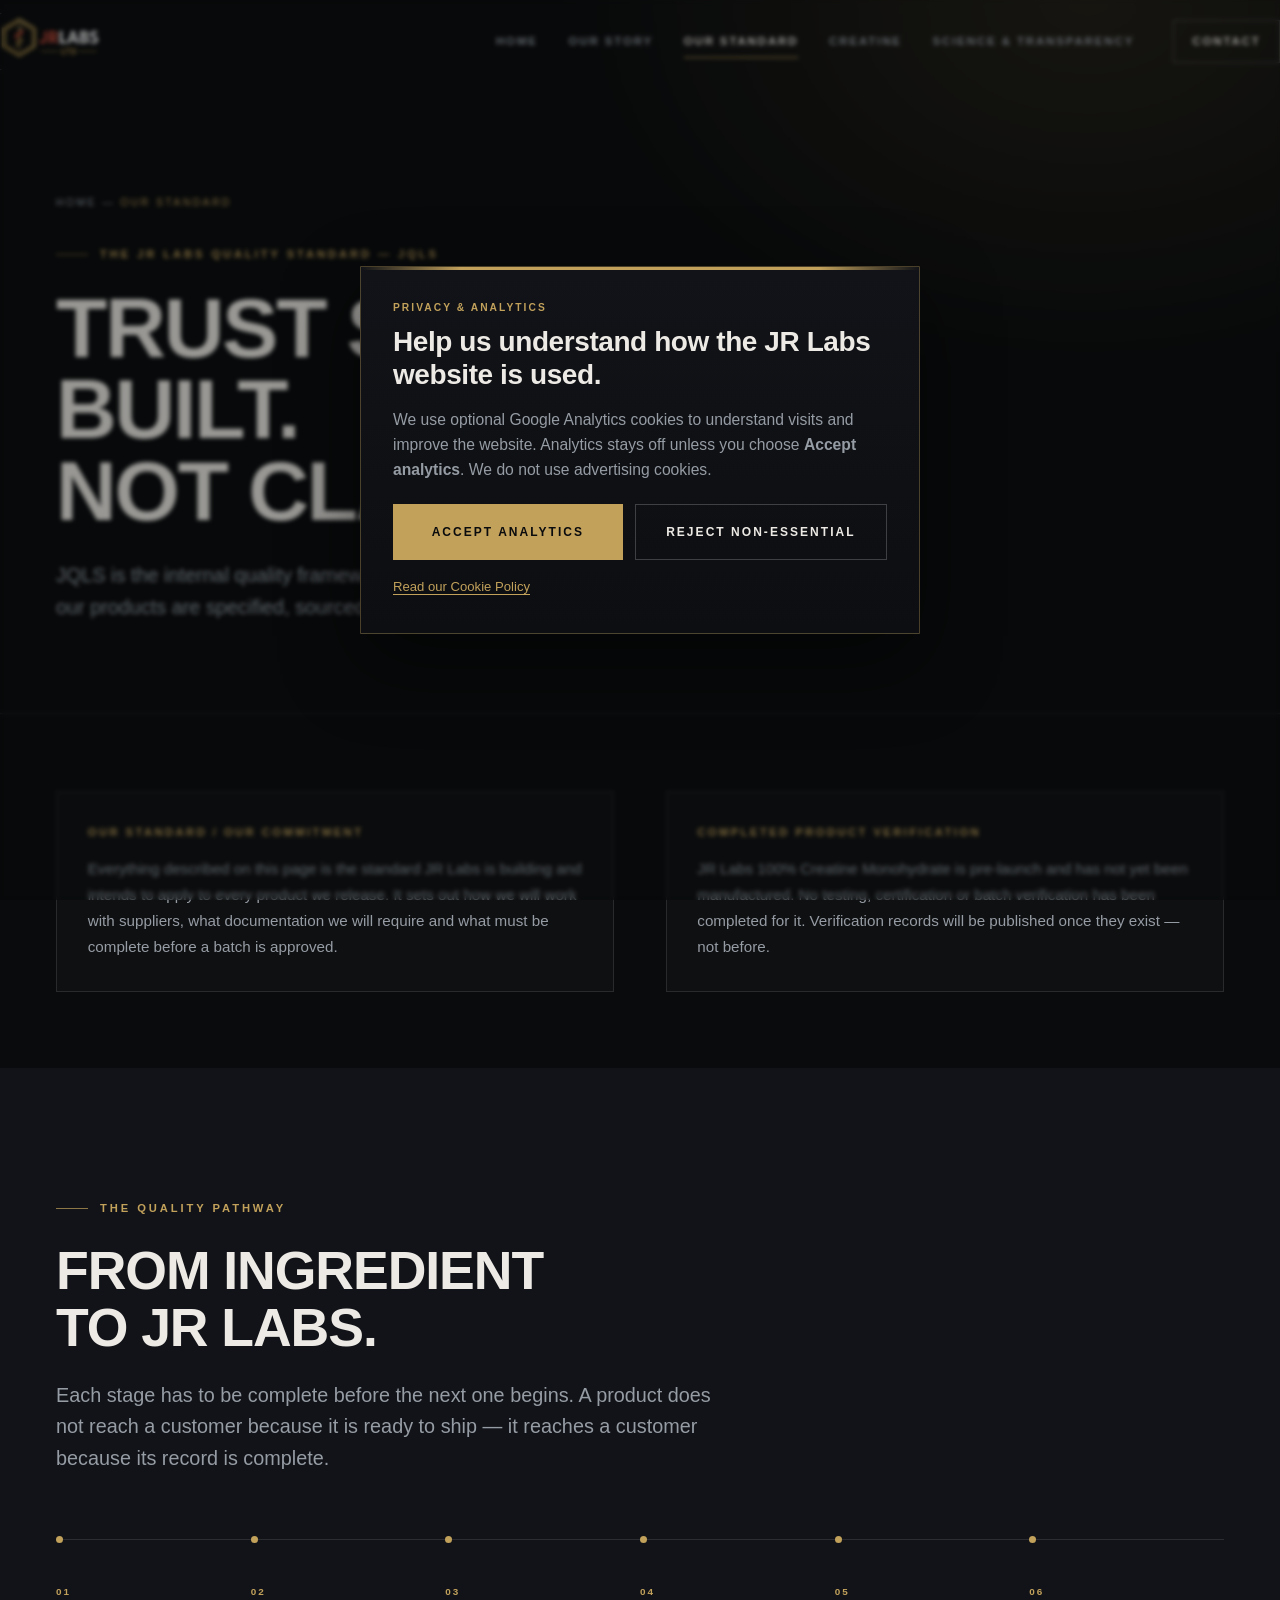
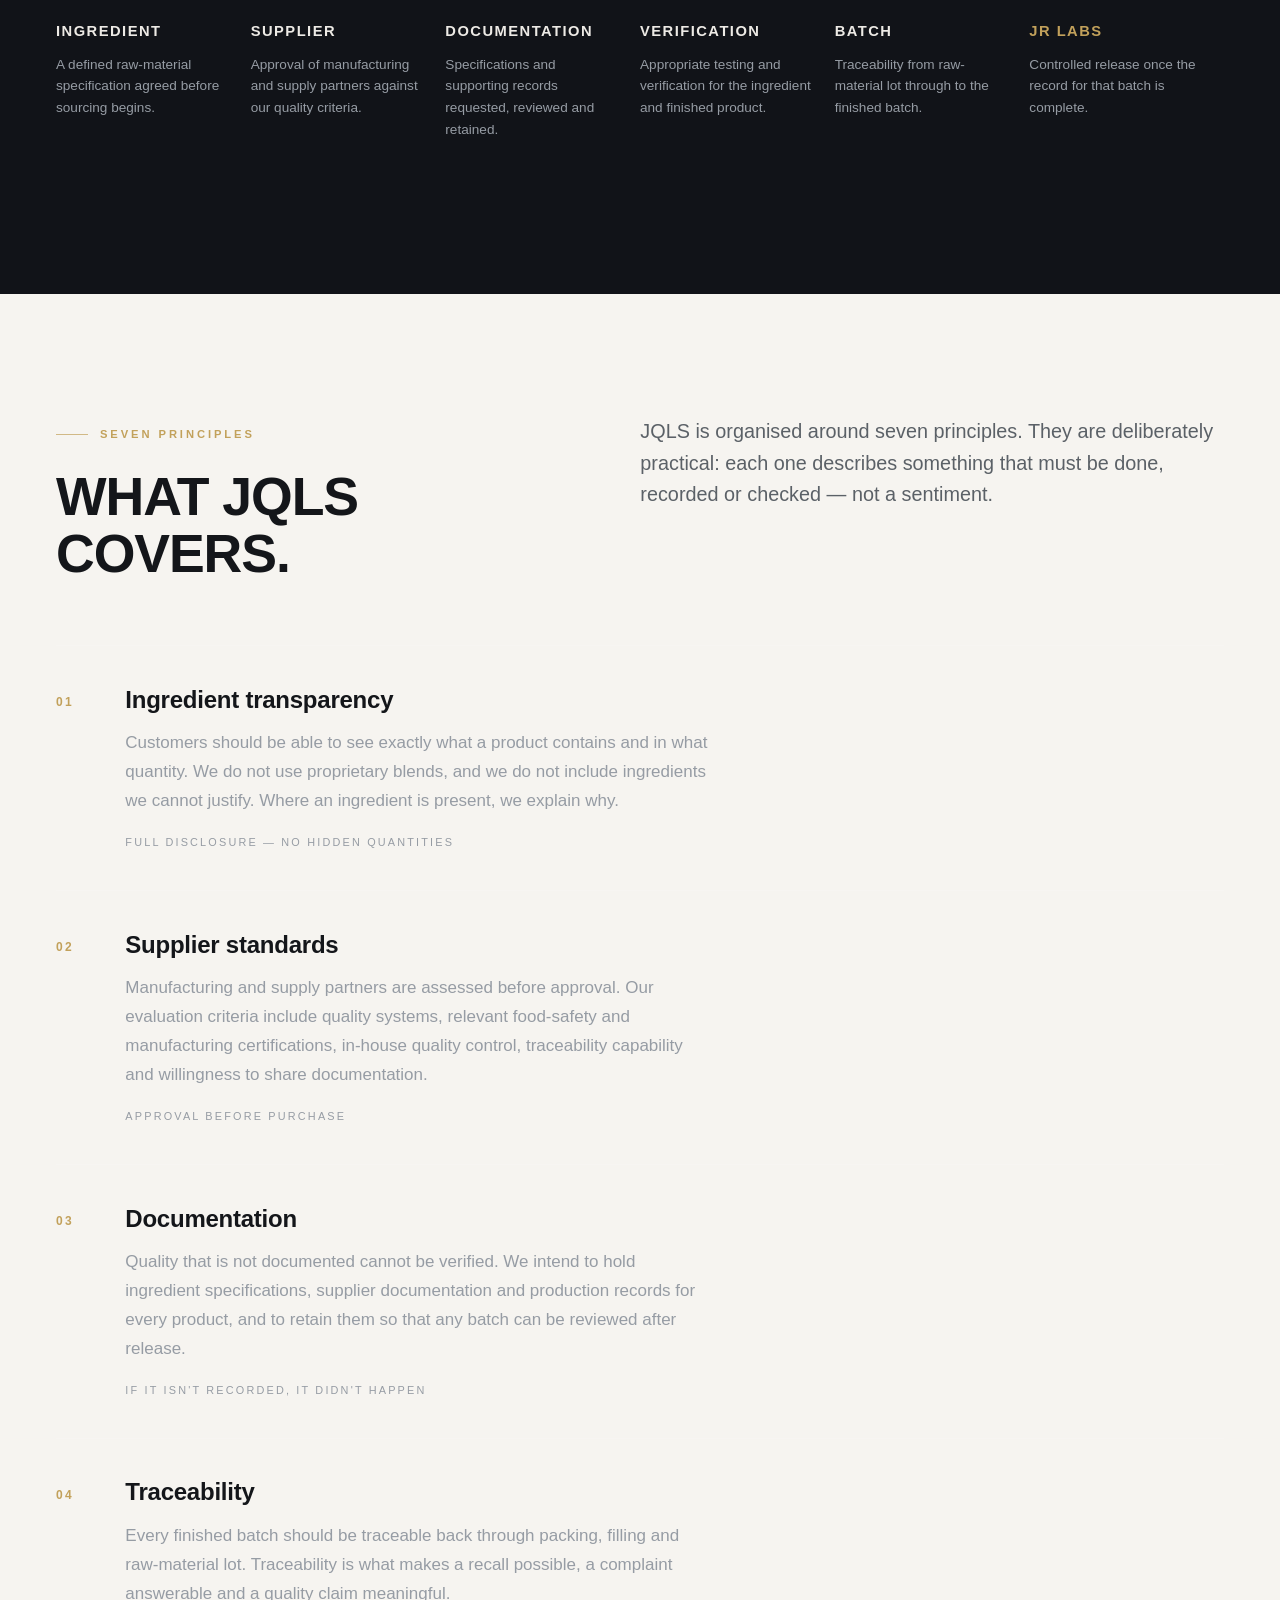
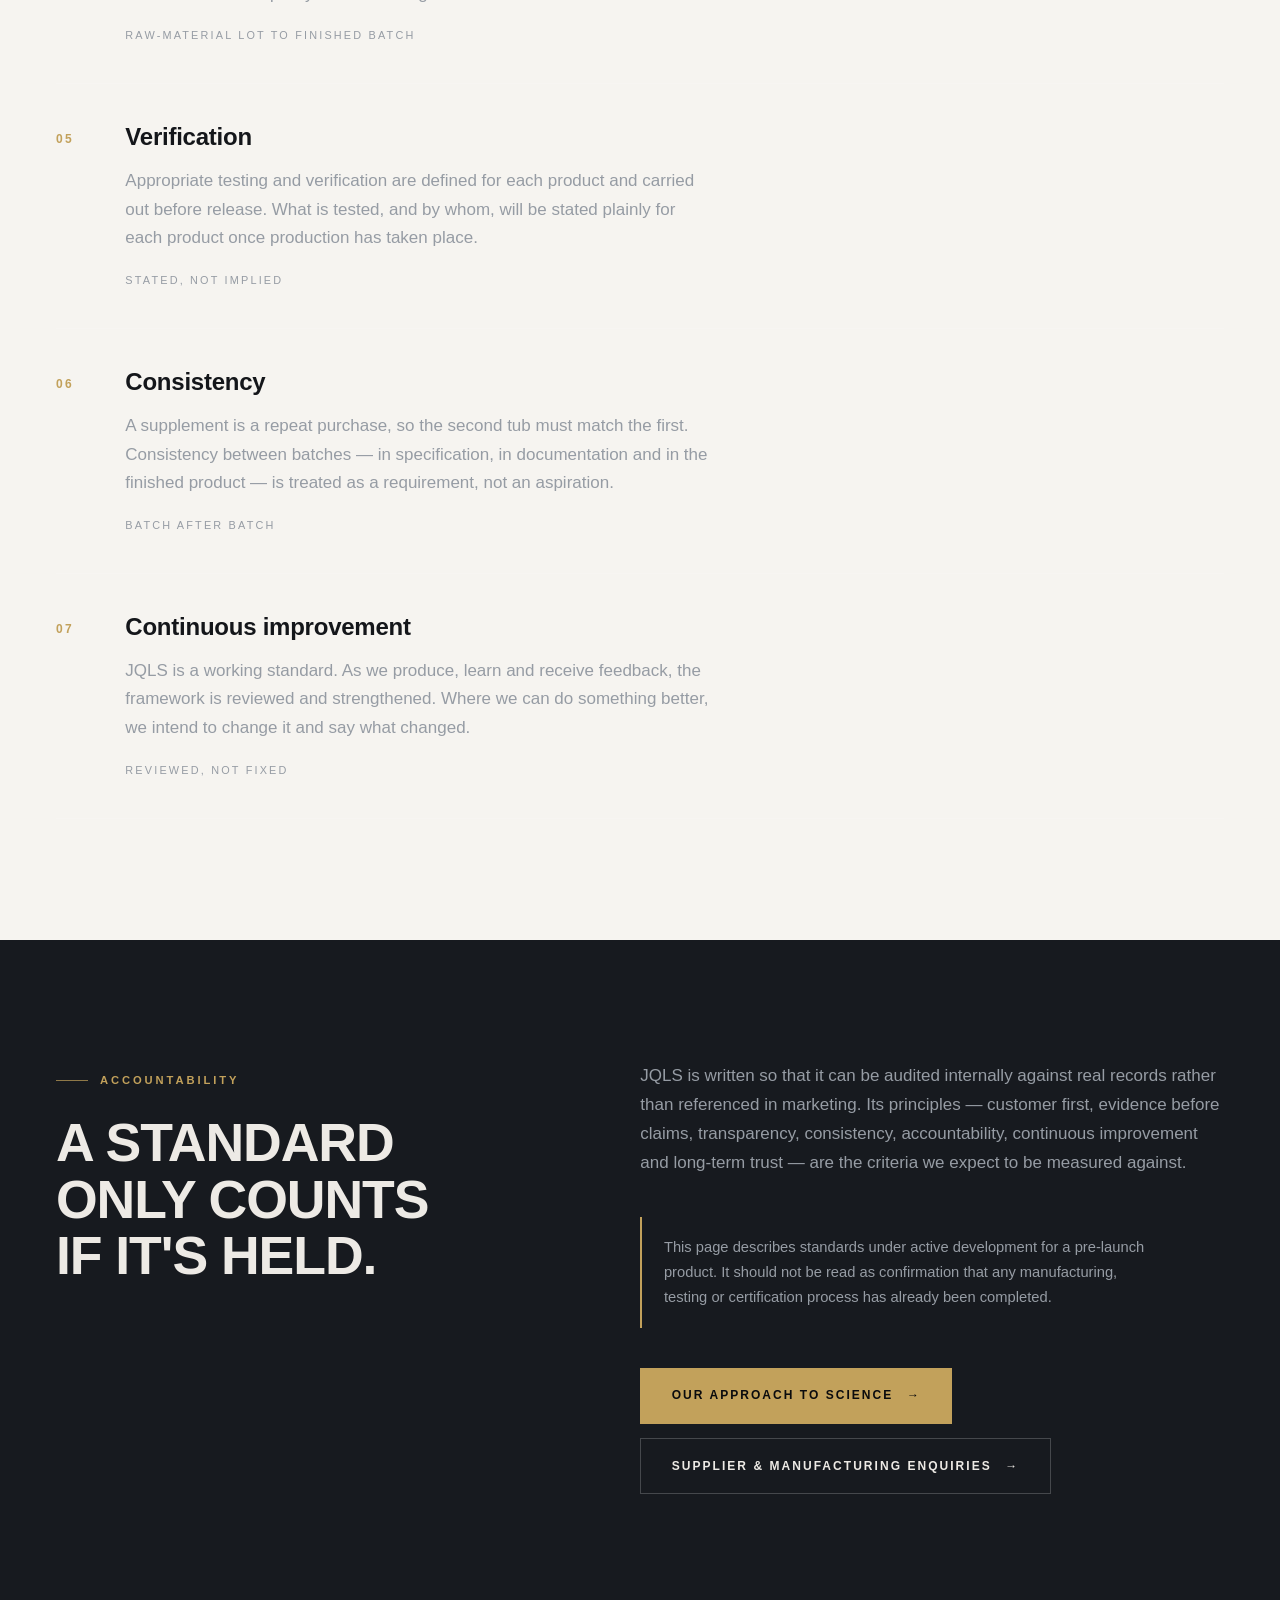
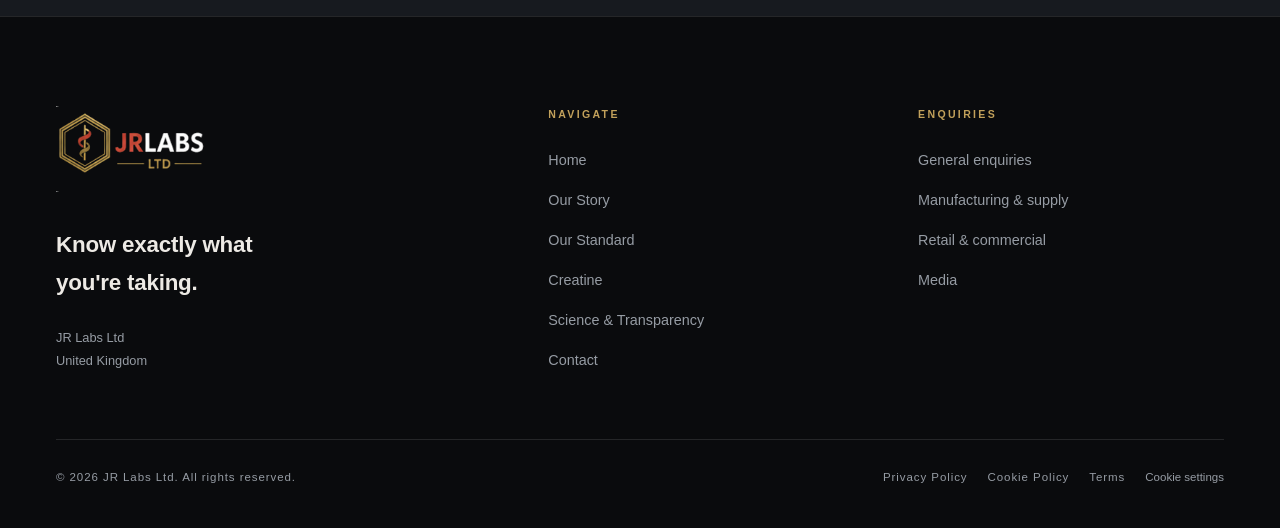
<file: our-standard.html>
<!DOCTYPE html>
<html lang="en-GB">
<head>
<meta charset="utf-8">
<meta name="viewport" content="width=device-width, initial-scale=1">
<title>Our Standard — The JR Labs Quality Standard (JQLS) | JR Labs</title>
<meta name="description" content="The JR Labs Quality Standard (JQLS) is the framework we are developing to govern ingredient transparency, supplier standards, documentation, traceability, verification and consistency.">
<link rel="canonical" href="https://jrlabs.co.uk/our-standard.html">
<meta name="theme-color" content="#0A0B0D">
<meta name="robots" content="index, follow">
<meta property="og:type" content="article">
<meta property="og:site_name" content="JR Labs">
<meta property="og:locale" content="en_GB">
<meta property="og:title" content="Our Standard — The JR Labs Quality Standard">
<meta property="og:description" content="Trust should be built, not claimed. The framework behind how JR Labs intends to source, document, verify and release products.">
<meta property="og:url" content="https://jrlabs.co.uk/our-standard.html">
<meta property="og:image" content="https://jrlabs.co.uk/assets/img/og-image.svg">
<meta name="twitter:card" content="summary_large_image">
<link rel="icon" href="assets/img/favicon.svg" type="image/svg+xml">
<link rel="stylesheet" href="assets/css/styles.css">
</head>
<body>
<a class="skip-link" href="#main">Skip to content</a>

<header class="site-header" id="siteHeader">
  <div class="wrap header-inner">
    <a class="brand brand--real" href="index.html" aria-label="JR Labs — home">
      <img src="assets/img/jr-labs-logo.png" alt="JR Labs Ltd" class="brand-logo" width="207" height="118">
    </a>
    <nav class="nav" aria-label="Primary">
      <ul class="nav-list">
        <li><a href="index.html">Home</a></li>
        <li><a href="our-story.html">Our Story</a></li>
        <li><a href="our-standard.html" aria-current="page">Our Standard</a></li>
        <li><a href="creatine.html">Creatine</a></li>
        <li><a href="science-transparency.html">Science &amp; Transparency</a></li>
        <li class="nav-cta"><a href="contact.html">Contact</a></li>
      </ul>
    </nav>
    <button class="nav-toggle" type="button" aria-expanded="false" aria-controls="mobileNav" aria-label="Open menu">
      <span class="bars" aria-hidden="true"><span></span><span></span></span>
    </button>
  </div>
</header>

<div class="mobile-nav" id="mobileNav">
  <nav aria-label="Mobile">
    <ul>
      <li><a class="m-link" href="index.html"><span class="idx">01</span> Home</a></li>
      <li><a class="m-link" href="our-story.html"><span class="idx">02</span> Our Story</a></li>
      <li><a class="m-link" href="our-standard.html" aria-current="page"><span class="idx">03</span> Our Standard</a></li>
      <li><a class="m-link" href="creatine.html"><span class="idx">04</span> Creatine</a></li>
      <li><a class="m-link" href="science-transparency.html"><span class="idx">05</span> Science</a></li>
      <li><a class="m-link" href="contact.html"><span class="idx">06</span> Contact</a></li>
    </ul>
  </nav>
  <p class="m-foot">JR Labs Ltd — United Kingdom<br>Know exactly what you're taking.</p>
</div>

<main id="main">

  <section class="page-hero">
    <div class="wrap">
      <p class="crumb"><a href="index.html">Home</a> — <span>Our Standard</span></p>
      <p class="eyebrow reveal">The JR Labs Quality Standard — JQLS</p>
      <h1 class="display reveal d1">Trust should be built.<br>Not claimed.</h1>
      <p class="lead reveal d2">JQLS is the internal quality framework JR Labs is developing to govern how our products are specified, sourced, documented, verified and released.</p>
    </div>
  </section>

  <!-- Status disclosure — commitment vs completed verification -->
  <section class="section section--tight">
    <div class="wrap grid grid-2">
      <div class="status-box reveal">
        <h3>Our standard / our commitment</h3>
        <p>Everything described on this page is the standard JR Labs is building and intends to apply to every product we release. It sets out how we will work with suppliers, what documentation we will require and what must be complete before a batch is approved.</p>
      </div>
      <div class="status-box reveal d1">
        <h3>Completed product verification</h3>
        <p>JR Labs 100% Creatine Monohydrate is pre-launch and has not yet been manufactured. No testing, certification or batch verification has been completed for it. Verification records will be published once they exist — not before.</p>
      </div>
    </div>
  </section>

  <!-- Pathway -->
  <section class="section section--charcoal" aria-labelledby="pathway-h">
    <div class="wrap">
      <p class="eyebrow reveal">The Quality Pathway</p>
      <h2 class="h2 reveal d1" id="pathway-h">From ingredient<br>to JR Labs.</h2>
      <p class="lead mt-2 reveal d2">Each stage has to be complete before the next one begins. A product does not reach a customer because it is ready to ship — it reaches a customer because its record is complete.</p>

      <ol class="pathway">
        <li class="path-step"><span class="step-n">01</span><h3>Ingredient</h3><p>A defined raw-material specification agreed before sourcing begins.</p></li>
        <li class="path-step"><span class="step-n">02</span><h3>Supplier</h3><p>Approval of manufacturing and supply partners against our quality criteria.</p></li>
        <li class="path-step"><span class="step-n">03</span><h3>Documentation</h3><p>Specifications and supporting records requested, reviewed and retained.</p></li>
        <li class="path-step"><span class="step-n">04</span><h3>Verification</h3><p>Appropriate testing and verification for the ingredient and finished product.</p></li>
        <li class="path-step"><span class="step-n">05</span><h3>Batch</h3><p>Traceability from raw-material lot through to the finished batch.</p></li>
        <li class="path-step"><span class="step-n">06</span><h3>JR Labs</h3><p>Controlled release once the record for that batch is complete.</p></li>
      </ol>
    </div>
  </section>

  <!-- Seven pillars -->
  <section class="section section--light" aria-labelledby="pillars-h">
    <div class="wrap">
      <div class="split">
        <div>
          <p class="eyebrow reveal">Seven Principles</p>
          <h2 class="h2 reveal d1" id="pillars-h">What JQLS<br>covers.</h2>
        </div>
        <p class="lead reveal d2">JQLS is organised around seven principles. They are deliberately practical: each one describes something that must be done, recorded or checked — not a sentiment.</p>
      </div>

      <div class="mt-4">
        <article class="pillar reveal">
          <span class="num">01</span>
          <div>
            <h3 class="h3">Ingredient transparency</h3>
            <p>Customers should be able to see exactly what a product contains and in what quantity. We do not use proprietary blends, and we do not include ingredients we cannot justify. Where an ingredient is present, we explain why.</p>
            <p class="tagline">Full disclosure — no hidden quantities</p>
          </div>
        </article>

        <article class="pillar reveal">
          <span class="num">02</span>
          <div>
            <h3 class="h3">Supplier standards</h3>
            <p>Manufacturing and supply partners are assessed before approval. Our evaluation criteria include quality systems, relevant food-safety and manufacturing certifications, in-house quality control, traceability capability and willingness to share documentation.</p>
            <p class="tagline">Approval before purchase</p>
          </div>
        </article>

        <article class="pillar reveal">
          <span class="num">03</span>
          <div>
            <h3 class="h3">Documentation</h3>
            <p>Quality that is not documented cannot be verified. We intend to hold ingredient specifications, supplier documentation and production records for every product, and to retain them so that any batch can be reviewed after release.</p>
            <p class="tagline">If it isn't recorded, it didn't happen</p>
          </div>
        </article>

        <article class="pillar reveal">
          <span class="num">04</span>
          <div>
            <h3 class="h3">Traceability</h3>
            <p>Every finished batch should be traceable back through packing, filling and raw-material lot. Traceability is what makes a recall possible, a complaint answerable and a quality claim meaningful.</p>
            <p class="tagline">Raw-material lot to finished batch</p>
          </div>
        </article>

        <article class="pillar reveal">
          <span class="num">05</span>
          <div>
            <h3 class="h3">Verification</h3>
            <p>Appropriate testing and verification are defined for each product and carried out before release. What is tested, and by whom, will be stated plainly for each product once production has taken place.</p>
            <p class="tagline">Stated, not implied</p>
          </div>
        </article>

        <article class="pillar reveal">
          <span class="num">06</span>
          <div>
            <h3 class="h3">Consistency</h3>
            <p>A supplement is a repeat purchase, so the second tub must match the first. Consistency between batches — in specification, in documentation and in the finished product — is treated as a requirement, not an aspiration.</p>
            <p class="tagline">Batch after batch</p>
          </div>
        </article>

        <article class="pillar reveal">
          <span class="num">07</span>
          <div>
            <h3 class="h3">Continuous improvement</h3>
            <p>JQLS is a working standard. As we produce, learn and receive feedback, the framework is reviewed and strengthened. Where we can do something better, we intend to change it and say what changed.</p>
            <p class="tagline">Reviewed, not fixed</p>
          </div>
        </article>
      </div>
    </div>
  </section>

  <!-- Accountability -->
  <section class="section section--graphite">
    <div class="wrap split">
      <div>
        <p class="eyebrow reveal">Accountability</p>
        <h2 class="h2 reveal d1">A standard<br>only counts<br>if it's held.</h2>
      </div>
      <div class="reveal d2">
        <p class="body">JQLS is written so that it can be audited internally against real records rather than referenced in marketing. Its principles — customer first, evidence before claims, transparency, consistency, accountability, continuous improvement and long-term trust — are the criteria we expect to be measured against.</p>
        <p class="note mt-3">This page describes standards under active development for a pre-launch product. It should not be read as confirmation that any manufacturing, testing or certification process has already been completed.</p>
        <div class="btn-row mt-3">
          <a class="btn btn--gold" href="science-transparency.html">Our approach to science <span class="arw" aria-hidden="true">→</span></a>
          <a class="btn btn--ghost" href="contact.html">Supplier &amp; manufacturing enquiries <span class="arw" aria-hidden="true">→</span></a>
        </div>
      </div>
    </div>
  </section>

</main>

<footer class="site-footer">
  <div class="wrap">
    <div class="footer-top">
      <div>
        <a class="brand brand--real" href="index.html" aria-label="JR Labs — home">
      <img src="assets/img/jr-labs-logo.png" alt="JR Labs Ltd" class="brand-logo" width="207" height="118">
    </a>
        <p class="footer-tag">Know exactly what you're taking.</p>
        <p class="footer-co">JR Labs Ltd<br>United Kingdom</p>
      </div>
      <nav aria-label="Footer">
        <h2 class="footer-h">Navigate</h2>
        <ul class="footer-links">
          <li><a href="index.html">Home</a></li>
          <li><a href="our-story.html">Our Story</a></li>
          <li><a href="our-standard.html">Our Standard</a></li>
          <li><a href="creatine.html">Creatine</a></li>
          <li><a href="science-transparency.html">Science &amp; Transparency</a></li>
          <li><a href="contact.html">Contact</a></li>
        </ul>
      </nav>
      <div>
        <h2 class="footer-h">Enquiries</h2>
        <ul class="footer-links">
          <li><a href="contact.html">General enquiries</a></li>
          <li><a href="contact.html">Manufacturing &amp; supply</a></li>
          <li><a href="contact.html">Retail &amp; commercial</a></li>
          <li><a href="contact.html">Media</a></li>
        </ul>
      </div>
    </div>
    <div class="footer-bottom">
      <p>&copy; <span data-year>2026</span> JR Labs Ltd. All rights reserved.</p>
      <nav class="footer-legal" aria-label="Legal">
        <a href="privacy-policy.html">Privacy Policy</a>
        <a href="cookie-policy.html">Cookie Policy</a>
        <a href="terms.html">Terms</a>
      </nav>
    </div>
  </div>
</footer>

<script src="assets/js/consent.js" defer></script>
<script src="assets/js/main.js" defer></script>
</body>
</html>
</file>
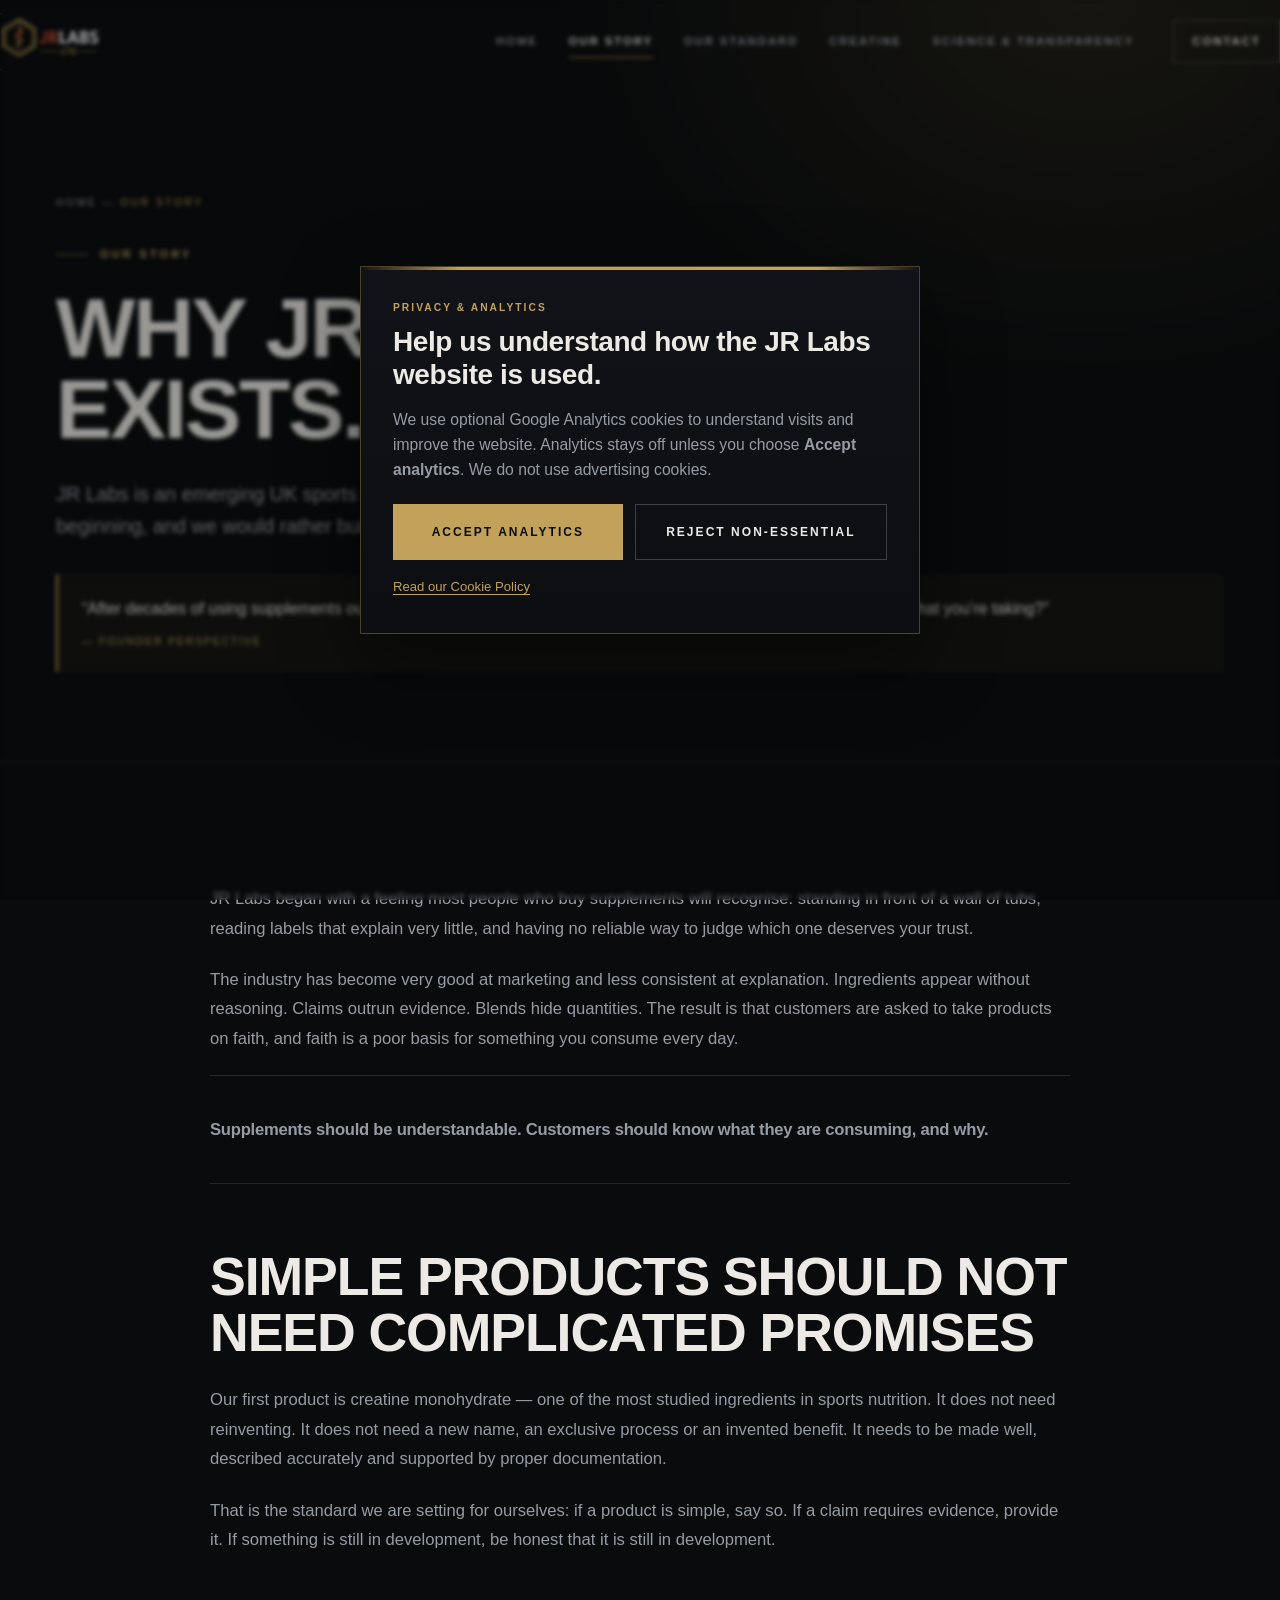
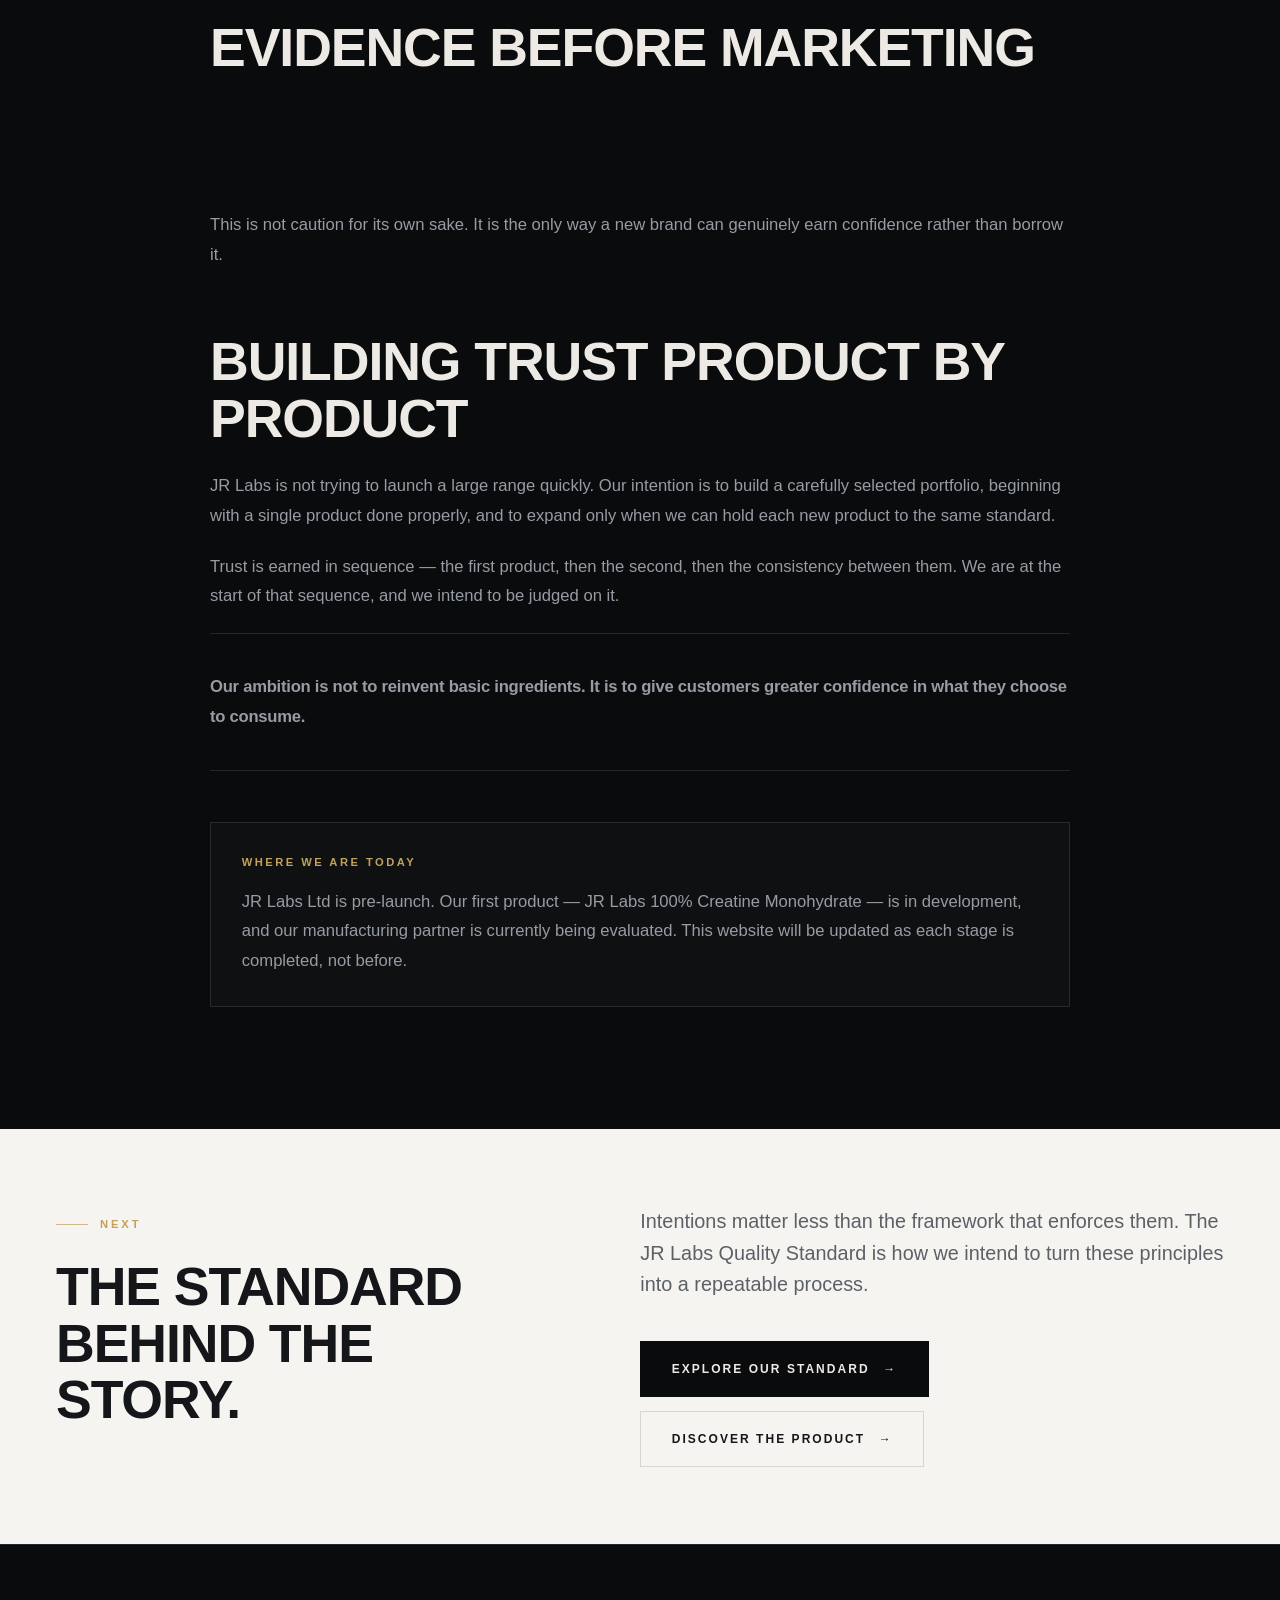
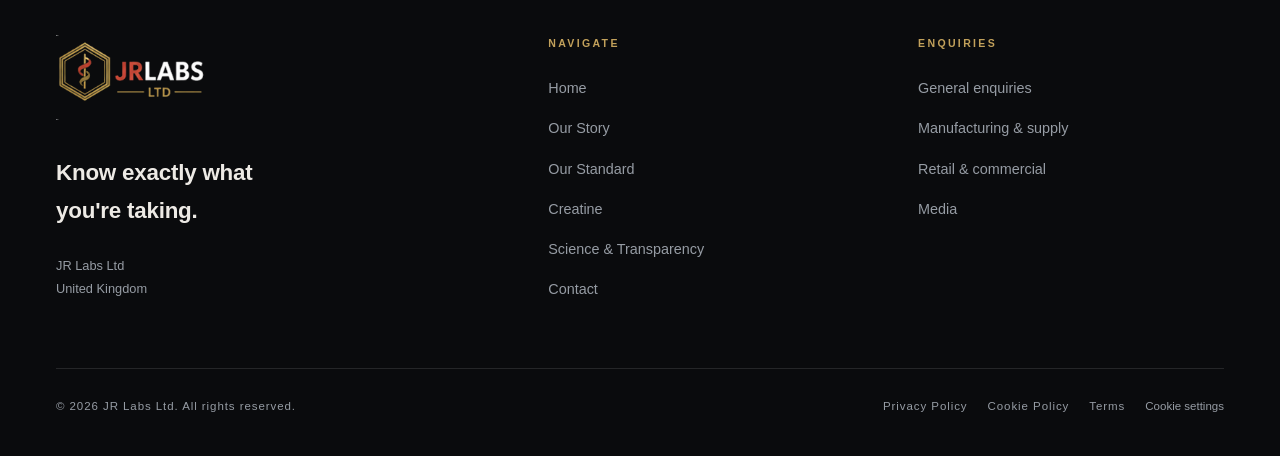
<file: our-story.html>
<!DOCTYPE html>
<html lang="en-GB">
<head>
<meta charset="utf-8">
<meta name="viewport" content="width=device-width, initial-scale=1">
<title>Our Story — Why JR Labs exists | JR Labs</title>
<meta name="description" content="JR Labs is an emerging UK sports nutrition company founded on a simple belief: supplements should be understandable, and customers should know exactly what they are consuming.">
<link rel="canonical" href="https://jrlabs.co.uk/our-story.html">
<meta name="theme-color" content="#0A0B0D">
<meta name="robots" content="index, follow">
<meta property="og:type" content="article">
<meta property="og:site_name" content="JR Labs">
<meta property="og:locale" content="en_GB">
<meta property="og:title" content="Our Story — Why JR Labs exists">
<meta property="og:description" content="Founded on a simple belief: supplements should be understandable, and customers should know exactly what they are consuming.">
<meta property="og:url" content="https://jrlabs.co.uk/our-story.html">
<meta property="og:image" content="https://jrlabs.co.uk/assets/img/og-image.svg">
<meta name="twitter:card" content="summary_large_image">
<link rel="icon" href="assets/img/favicon.svg" type="image/svg+xml">
<link rel="stylesheet" href="assets/css/styles.css">
</head>
<body>
<a class="skip-link" href="#main">Skip to content</a>

<header class="site-header" id="siteHeader">
  <div class="wrap header-inner">
    <a class="brand brand--real" href="index.html" aria-label="JR Labs — home">
      <img src="assets/img/jr-labs-logo.png" alt="JR Labs Ltd" class="brand-logo" width="207" height="118">
    </a>
    <nav class="nav" aria-label="Primary">
      <ul class="nav-list">
        <li><a href="index.html">Home</a></li>
        <li><a href="our-story.html" aria-current="page">Our Story</a></li>
        <li><a href="our-standard.html">Our Standard</a></li>
        <li><a href="creatine.html">Creatine</a></li>
        <li><a href="science-transparency.html">Science &amp; Transparency</a></li>
        <li class="nav-cta"><a href="contact.html">Contact</a></li>
      </ul>
    </nav>
    <button class="nav-toggle" type="button" aria-expanded="false" aria-controls="mobileNav" aria-label="Open menu">
      <span class="bars" aria-hidden="true"><span></span><span></span></span>
    </button>
  </div>
</header>

<div class="mobile-nav" id="mobileNav">
  <nav aria-label="Mobile">
    <ul>
      <li><a class="m-link" href="index.html"><span class="idx">01</span> Home</a></li>
      <li><a class="m-link" href="our-story.html" aria-current="page"><span class="idx">02</span> Our Story</a></li>
      <li><a class="m-link" href="our-standard.html"><span class="idx">03</span> Our Standard</a></li>
      <li><a class="m-link" href="creatine.html"><span class="idx">04</span> Creatine</a></li>
      <li><a class="m-link" href="science-transparency.html"><span class="idx">05</span> Science</a></li>
      <li><a class="m-link" href="contact.html"><span class="idx">06</span> Contact</a></li>
    </ul>
  </nav>
  <p class="m-foot">JR Labs Ltd — United Kingdom<br>Know exactly what you're taking.</p>
</div>

<main id="main">

  <section class="page-hero">
    <div class="wrap">
      <p class="crumb"><a href="index.html">Home</a> — <span>Our Story</span></p>
      <p class="eyebrow reveal">Our Story</p>
      <h1 class="display reveal d1">Why JR Labs exists.</h1>
      <p class="lead reveal d2">JR Labs is an emerging UK sports nutrition company. We are at the beginning, and we would rather build carefully than loudly.</p>
      <blockquote class="founder-note reveal d3">“After decades of using supplements ourselves, we kept coming back to the same question: how do you really know what you’re taking?”<span>— Founder perspective</span></blockquote>
    </div>
  </section>

  <section class="section">
    <div class="wrap wrap--narrow editorial">
      <p class="reveal">JR Labs began with a feeling most people who buy supplements will recognise: standing in front of a wall of tubs, reading labels that explain very little, and having no reliable way to judge which one deserves your trust.</p>
      <p class="reveal">The industry has become very good at marketing and less consistent at explanation. Ingredients appear without reasoning. Claims outrun evidence. Blends hide quantities. The result is that customers are asked to take products on faith, and faith is a poor basis for something you consume every day.</p>

      <p class="pull reveal">Supplements should be understandable. Customers should know what they are consuming, and why.</p>

      <h2 class="h2 reveal">Simple products should not need complicated promises</h2>
      <p class="reveal">Our first product is creatine monohydrate — one of the most studied ingredients in sports nutrition. It does not need reinventing. It does not need a new name, an exclusive process or an invented benefit. It needs to be made well, described accurately and supported by proper documentation.</p>
      <p class="reveal">That is the standard we are setting for ourselves: if a product is simple, say so. If a claim requires evidence, provide it. If something is still in development, be honest that it is still in development.</p>

      <h2 class="h2 reveal">Evidence before marketing</h2>
      <p class="reveal">We would rather publish less and be right than publish more and be questioned. Where evidence is strong, we will explain it clearly. Where evidence is limited or emerging, we will say that too. Where wording requires regulatory confirmation, we will confirm it before it appears on our packaging or our website.</p>
      <p class="reveal">This is not caution for its own sake. It is the only way a new brand can genuinely earn confidence rather than borrow it.</p>

      <h2 class="h2 reveal">Building trust product by product</h2>
      <p class="reveal">JR Labs is not trying to launch a large range quickly. Our intention is to build a carefully selected portfolio, beginning with a single product done properly, and to expand only when we can hold each new product to the same standard.</p>
      <p class="reveal">Trust is earned in sequence — the first product, then the second, then the consistency between them. We are at the start of that sequence, and we intend to be judged on it.</p>

      <p class="pull reveal">Our ambition is not to reinvent basic ingredients. It is to give customers greater confidence in what they choose to consume.</p>

      <div class="status-box reveal">
        <h3>Where we are today</h3>
        <p>JR Labs Ltd is pre-launch. Our first product — JR Labs 100% Creatine Monohydrate — is in development, and our manufacturing partner is currently being evaluated. This website will be updated as each stage is completed, not before.</p>
      </div>
    </div>
  </section>

  <section class="section section--light section--tight">
    <div class="wrap split">
      <div>
        <p class="eyebrow reveal">Next</p>
        <h2 class="h2 reveal d1">The standard<br>behind the<br>story.</h2>
      </div>
      <div class="reveal d2">
        <p class="lead">Intentions matter less than the framework that enforces them. The JR Labs Quality Standard is how we intend to turn these principles into a repeatable process.</p>
        <div class="btn-row mt-3">
          <a class="btn btn--dark" href="our-standard.html">Explore Our Standard <span class="arw" aria-hidden="true">→</span></a>
          <a class="btn btn--ghost" href="creatine.html">Discover the product <span class="arw" aria-hidden="true">→</span></a>
        </div>
      </div>
    </div>
  </section>

</main>

<footer class="site-footer">
  <div class="wrap">
    <div class="footer-top">
      <div>
        <a class="brand brand--real" href="index.html" aria-label="JR Labs — home">
      <img src="assets/img/jr-labs-logo.png" alt="JR Labs Ltd" class="brand-logo" width="207" height="118">
    </a>
        <p class="footer-tag">Know exactly what you're taking.</p>
        <p class="footer-co">JR Labs Ltd<br>United Kingdom</p>
      </div>
      <nav aria-label="Footer">
        <h2 class="footer-h">Navigate</h2>
        <ul class="footer-links">
          <li><a href="index.html">Home</a></li>
          <li><a href="our-story.html">Our Story</a></li>
          <li><a href="our-standard.html">Our Standard</a></li>
          <li><a href="creatine.html">Creatine</a></li>
          <li><a href="science-transparency.html">Science &amp; Transparency</a></li>
          <li><a href="contact.html">Contact</a></li>
        </ul>
      </nav>
      <div>
        <h2 class="footer-h">Enquiries</h2>
        <ul class="footer-links">
          <li><a href="contact.html">General enquiries</a></li>
          <li><a href="contact.html">Manufacturing &amp; supply</a></li>
          <li><a href="contact.html">Retail &amp; commercial</a></li>
          <li><a href="contact.html">Media</a></li>
        </ul>
      </div>
    </div>
    <div class="footer-bottom">
      <p>&copy; <span data-year>2026</span> JR Labs Ltd. All rights reserved.</p>
      <nav class="footer-legal" aria-label="Legal">
        <a href="privacy-policy.html">Privacy Policy</a>
        <a href="cookie-policy.html">Cookie Policy</a>
        <a href="terms.html">Terms</a>
      </nav>
    </div>
  </div>
</footer>

<script src="assets/js/consent.js" defer></script>
<script src="assets/js/main.js" defer></script>
</body>
</html>
</file>
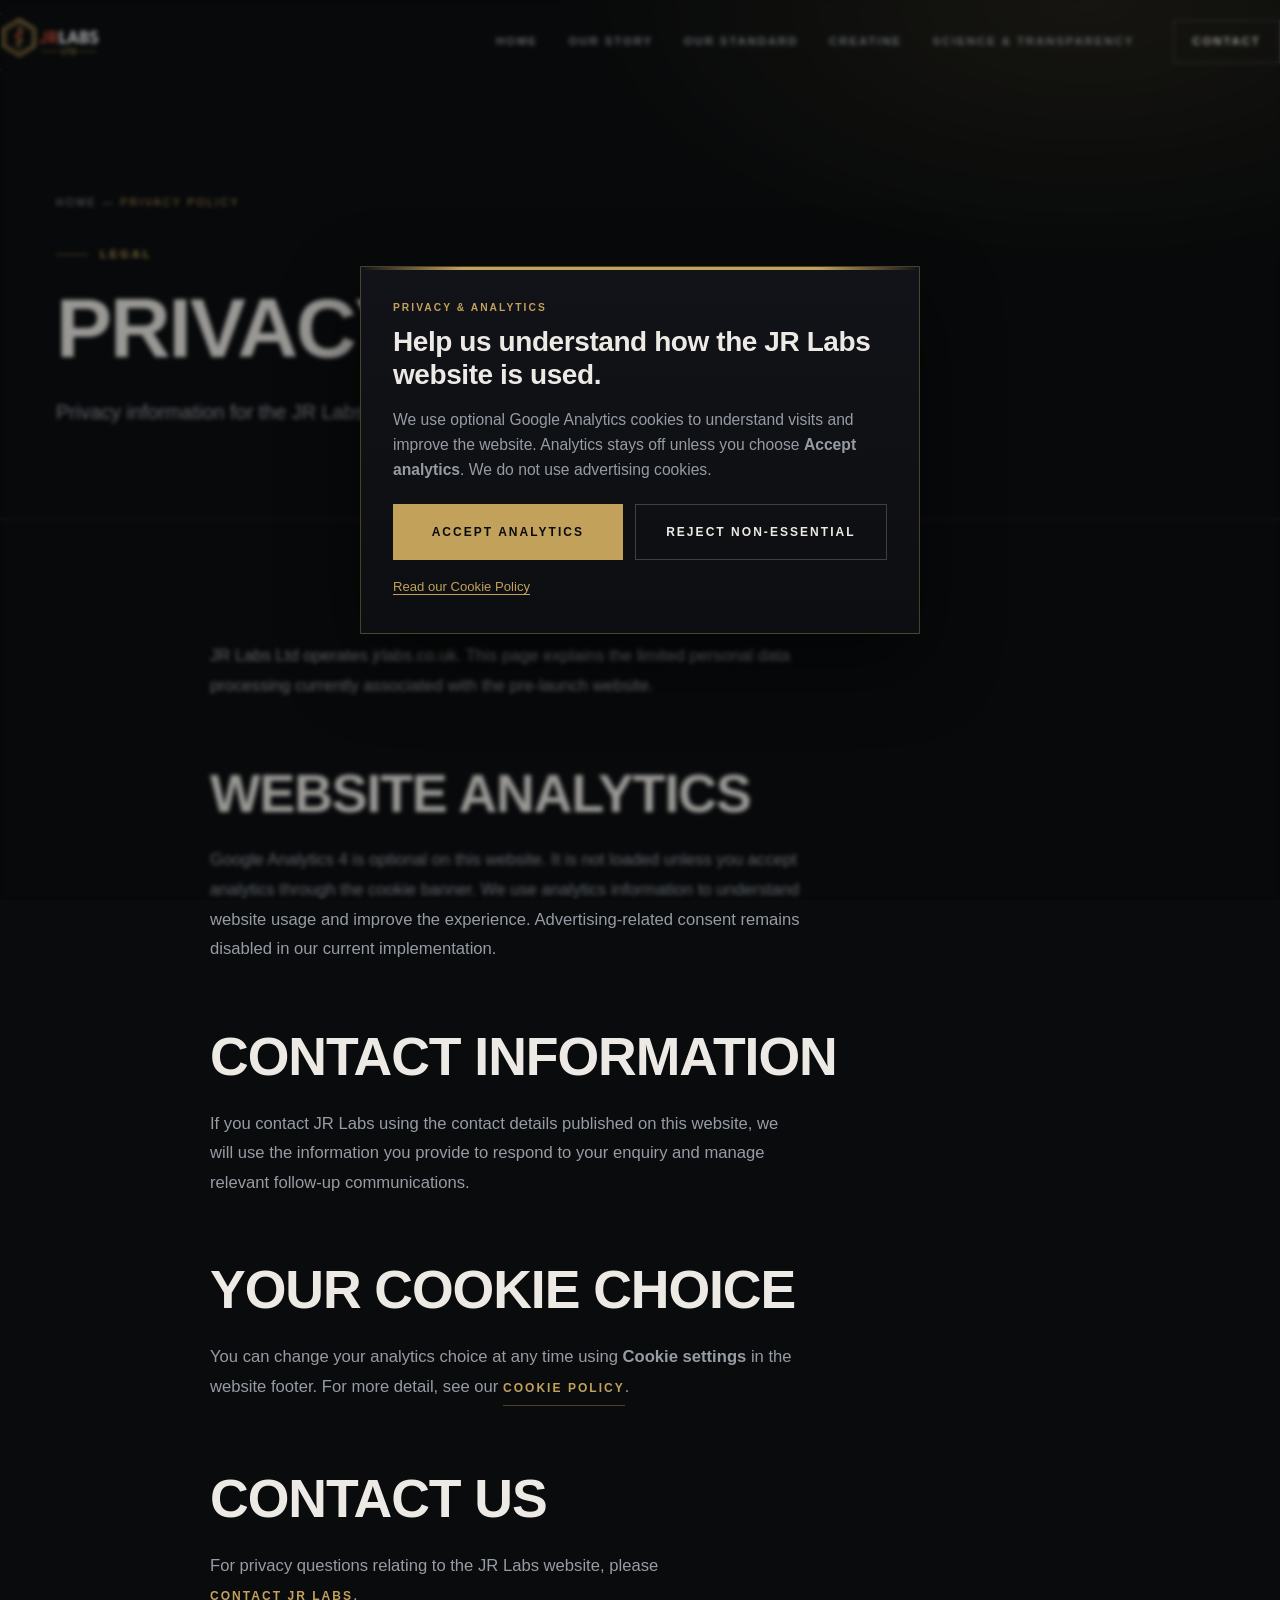
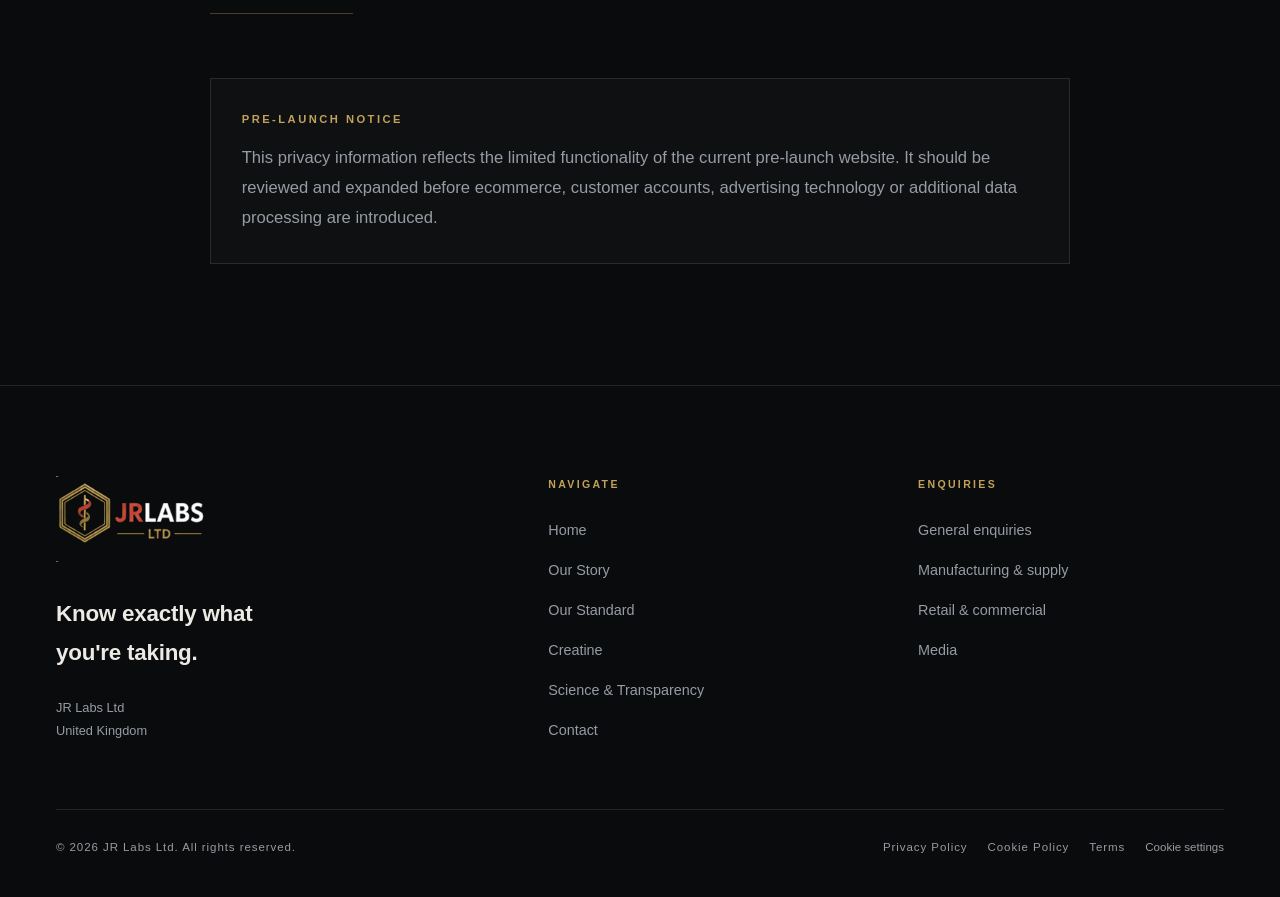
<file: privacy-policy.html>
<!DOCTYPE html>
<html lang="en-GB">
<head>
<meta charset="utf-8">
<meta name="viewport" content="width=device-width, initial-scale=1">
<title>Privacy Policy — JR Labs</title>
<meta name="description" content="JR Labs Ltd privacy information for the pre-launch jrlabs.co.uk website.">
<link rel="canonical" href="https://jrlabs.co.uk/privacy-policy.html">
<meta name="theme-color" content="#0A0B0D">
<meta name="robots" content="index, follow">
<link rel="icon" href="assets/img/favicon.svg" type="image/svg+xml">
<link rel="stylesheet" href="assets/css/styles.css">
</head>
<body>
<a class="skip-link" href="#main">Skip to content</a>

<header class="site-header" id="siteHeader">
  <div class="wrap header-inner">
    <a class="brand brand--real" href="index.html" aria-label="JR Labs — home">
      <img src="assets/img/jr-labs-logo.png" alt="JR Labs Ltd" class="brand-logo" width="207" height="118">
    </a>
    <nav class="nav" aria-label="Primary">
      <ul class="nav-list">
        <li><a href="index.html">Home</a></li>
        <li><a href="our-story.html">Our Story</a></li>
        <li><a href="our-standard.html">Our Standard</a></li>
        <li><a href="creatine.html">Creatine</a></li>
        <li><a href="science-transparency.html">Science &amp; Transparency</a></li>
        <li class="nav-cta"><a href="contact.html">Contact</a></li>
      </ul>
    </nav>
    <button class="nav-toggle" type="button" aria-expanded="false" aria-controls="mobileNav" aria-label="Open menu">
      <span class="bars" aria-hidden="true"><span></span><span></span></span>
    </button>
  </div>
</header>

<div class="mobile-nav" id="mobileNav">
  <nav aria-label="Mobile">
    <ul>
      <li><a class="m-link" href="index.html"><span class="idx">01</span> Home</a></li>
      <li><a class="m-link" href="our-story.html"><span class="idx">02</span> Our Story</a></li>
      <li><a class="m-link" href="our-standard.html"><span class="idx">03</span> Our Standard</a></li>
      <li><a class="m-link" href="creatine.html"><span class="idx">04</span> Creatine</a></li>
      <li><a class="m-link" href="science-transparency.html"><span class="idx">05</span> Science</a></li>
      <li><a class="m-link" href="contact.html"><span class="idx">06</span> Contact</a></li>
    </ul>
  </nav>
  <p class="m-foot">JR Labs Ltd — United Kingdom<br>Know exactly what you're taking.</p>
</div>

<main id="main">

  <section class="page-hero">
    <div class="wrap">
      <p class="crumb"><a href="index.html">Home</a> — <span>Privacy Policy</span></p>
      <p class="eyebrow">Legal</p>
      <h1 class="display">Privacy Policy.</h1>
      <p class="lead">Privacy information for the JR Labs pre-launch website.</p>
    </div>
  </section>

  <section class="section">
    <div class="wrap wrap--narrow editorial">
      <p class="body">JR Labs Ltd operates jrlabs.co.uk. This page explains the limited personal data processing currently associated with the pre-launch website.</p>

      <h2 class="h2 mt-4">Website analytics</h2>
      <p class="body">Google Analytics 4 is optional on this website. It is not loaded unless you accept analytics through the cookie banner. We use analytics information to understand website usage and improve the experience. Advertising-related consent remains disabled in our current implementation.</p>

      <h2 class="h2 mt-4">Contact information</h2>
      <p class="body">If you contact JR Labs using the contact details published on this website, we will use the information you provide to respond to your enquiry and manage relevant follow-up communications.</p>

      <h2 class="h2 mt-4">Your cookie choice</h2>
      <p class="body">You can change your analytics choice at any time using <strong>Cookie settings</strong> in the website footer. For more detail, see our <a class="link-arrow" href="cookie-policy.html">Cookie Policy</a>.</p>

      <h2 class="h2 mt-4">Contact us</h2>
      <p class="body">For privacy questions relating to the JR Labs website, please <a class="link-arrow" href="contact.html">contact JR Labs</a>.</p>

      <div class="status-box mt-4">
        <h3>Pre-launch notice</h3>
        <p>This privacy information reflects the limited functionality of the current pre-launch website. It should be reviewed and expanded before ecommerce, customer accounts, advertising technology or additional data processing are introduced.</p>
      </div>
    </div>
  </section>

</main>

<footer class="site-footer">
  <div class="wrap">
    <div class="footer-top">
      <div>
        <a class="brand brand--real" href="index.html" aria-label="JR Labs — home">
      <img src="assets/img/jr-labs-logo.png" alt="JR Labs Ltd" class="brand-logo" width="207" height="118">
    </a>
        <p class="footer-tag">Know exactly what you're taking.</p>
        <p class="footer-co">JR Labs Ltd<br>United Kingdom</p>
      </div>
      <nav aria-label="Footer">
        <h2 class="footer-h">Navigate</h2>
        <ul class="footer-links">
          <li><a href="index.html">Home</a></li>
          <li><a href="our-story.html">Our Story</a></li>
          <li><a href="our-standard.html">Our Standard</a></li>
          <li><a href="creatine.html">Creatine</a></li>
          <li><a href="science-transparency.html">Science &amp; Transparency</a></li>
          <li><a href="contact.html">Contact</a></li>
        </ul>
      </nav>
      <div>
        <h2 class="footer-h">Enquiries</h2>
        <ul class="footer-links">
          <li><a href="contact.html">General enquiries</a></li>
          <li><a href="contact.html">Manufacturing &amp; supply</a></li>
          <li><a href="contact.html">Retail &amp; commercial</a></li>
          <li><a href="contact.html">Media</a></li>
        </ul>
      </div>
    </div>
    <div class="footer-bottom">
      <p>&copy; <span data-year>2026</span> JR Labs Ltd. All rights reserved.</p>
      <nav class="footer-legal" aria-label="Legal">
        <a href="privacy-policy.html">Privacy Policy</a>
        <a href="cookie-policy.html">Cookie Policy</a>
        <a href="terms.html">Terms</a>
      </nav>
    </div>
  </div>
</footer>

<script src="assets/js/consent.js" defer></script>
<script src="assets/js/main.js" defer></script>
</body>
</html>
</file>
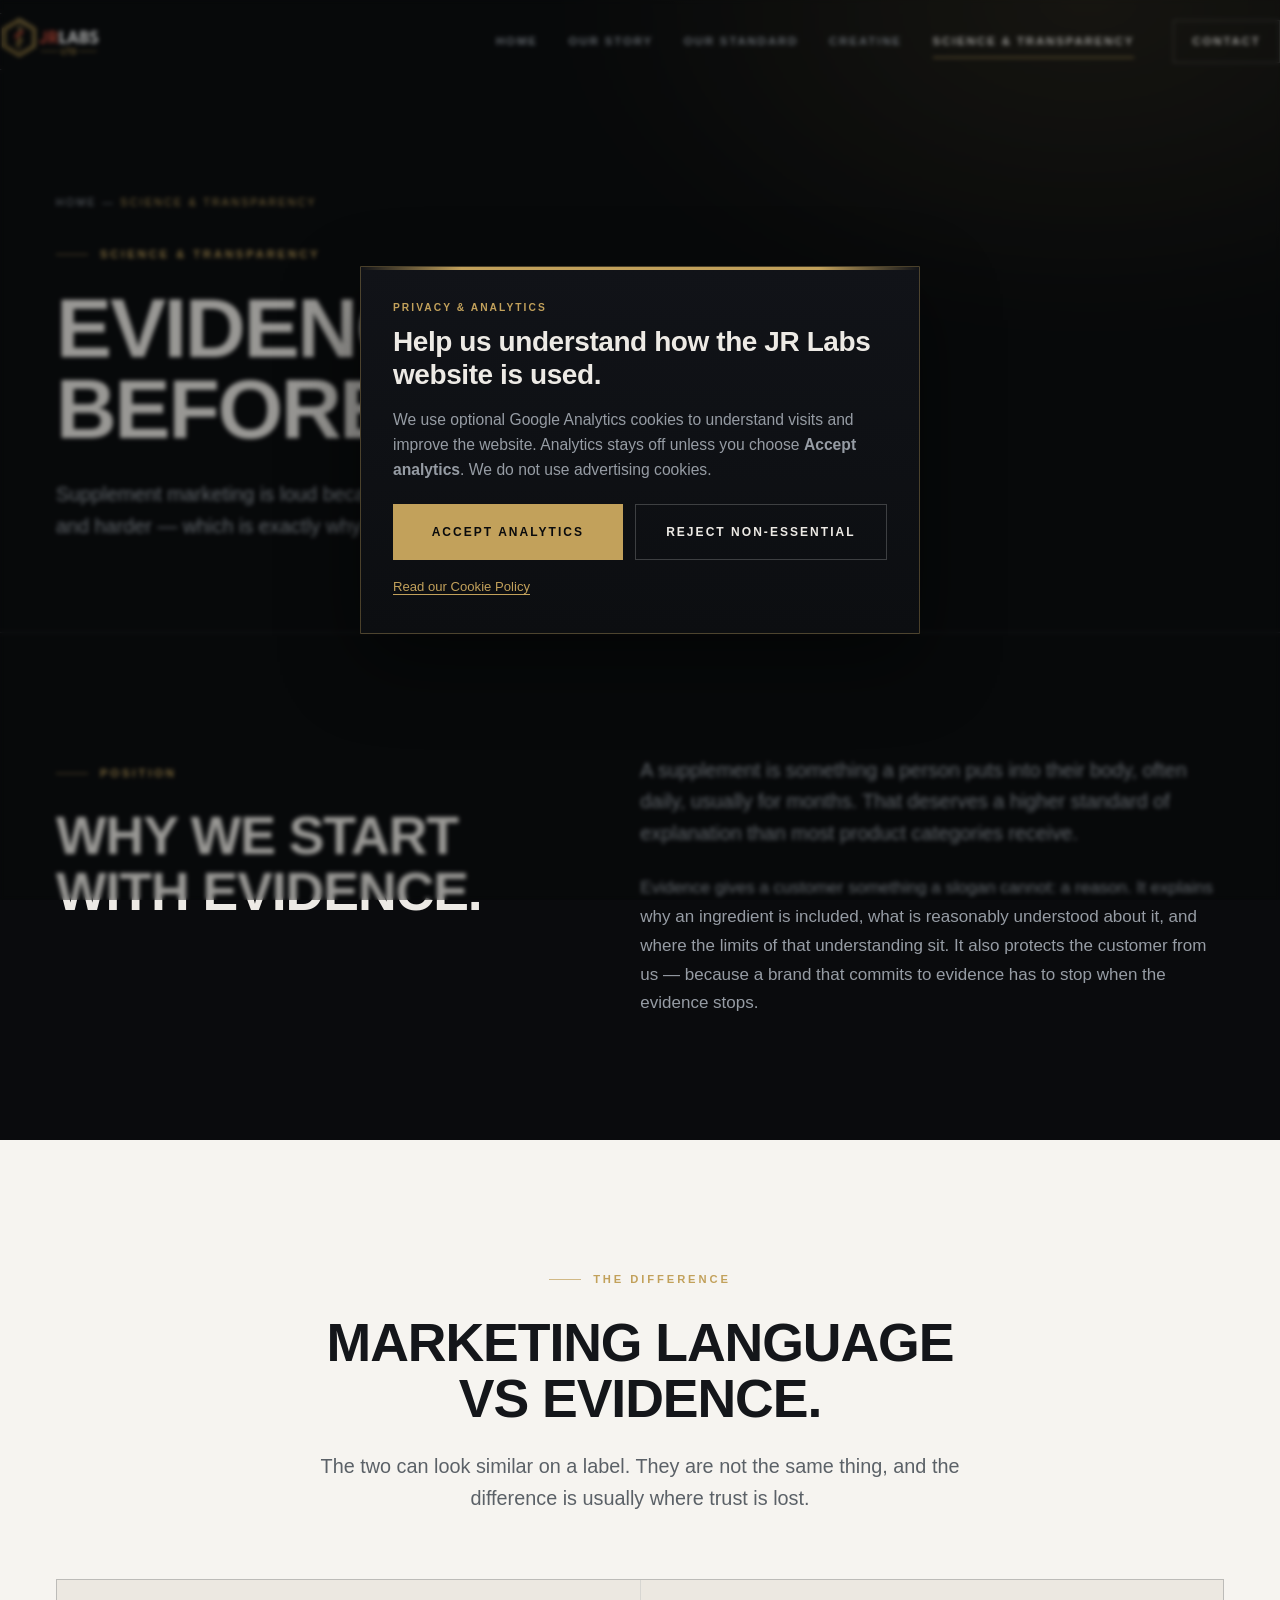
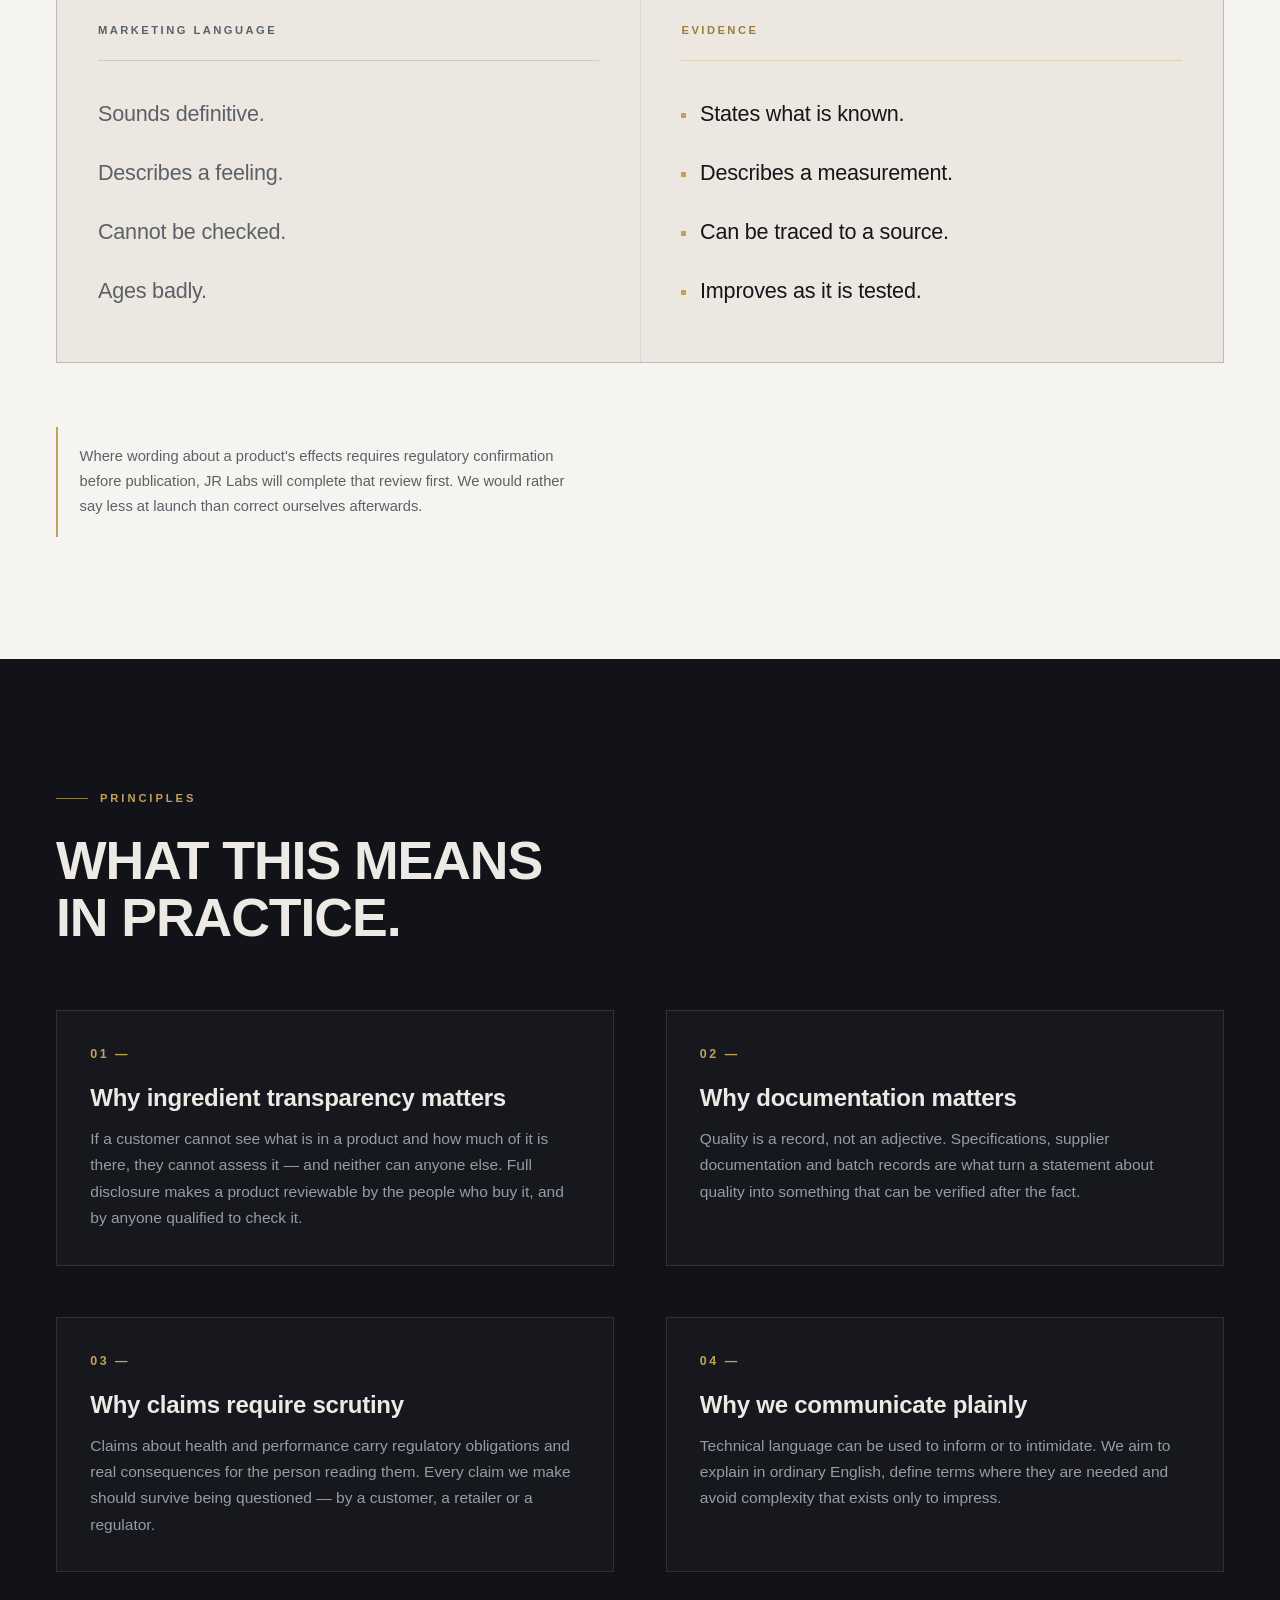
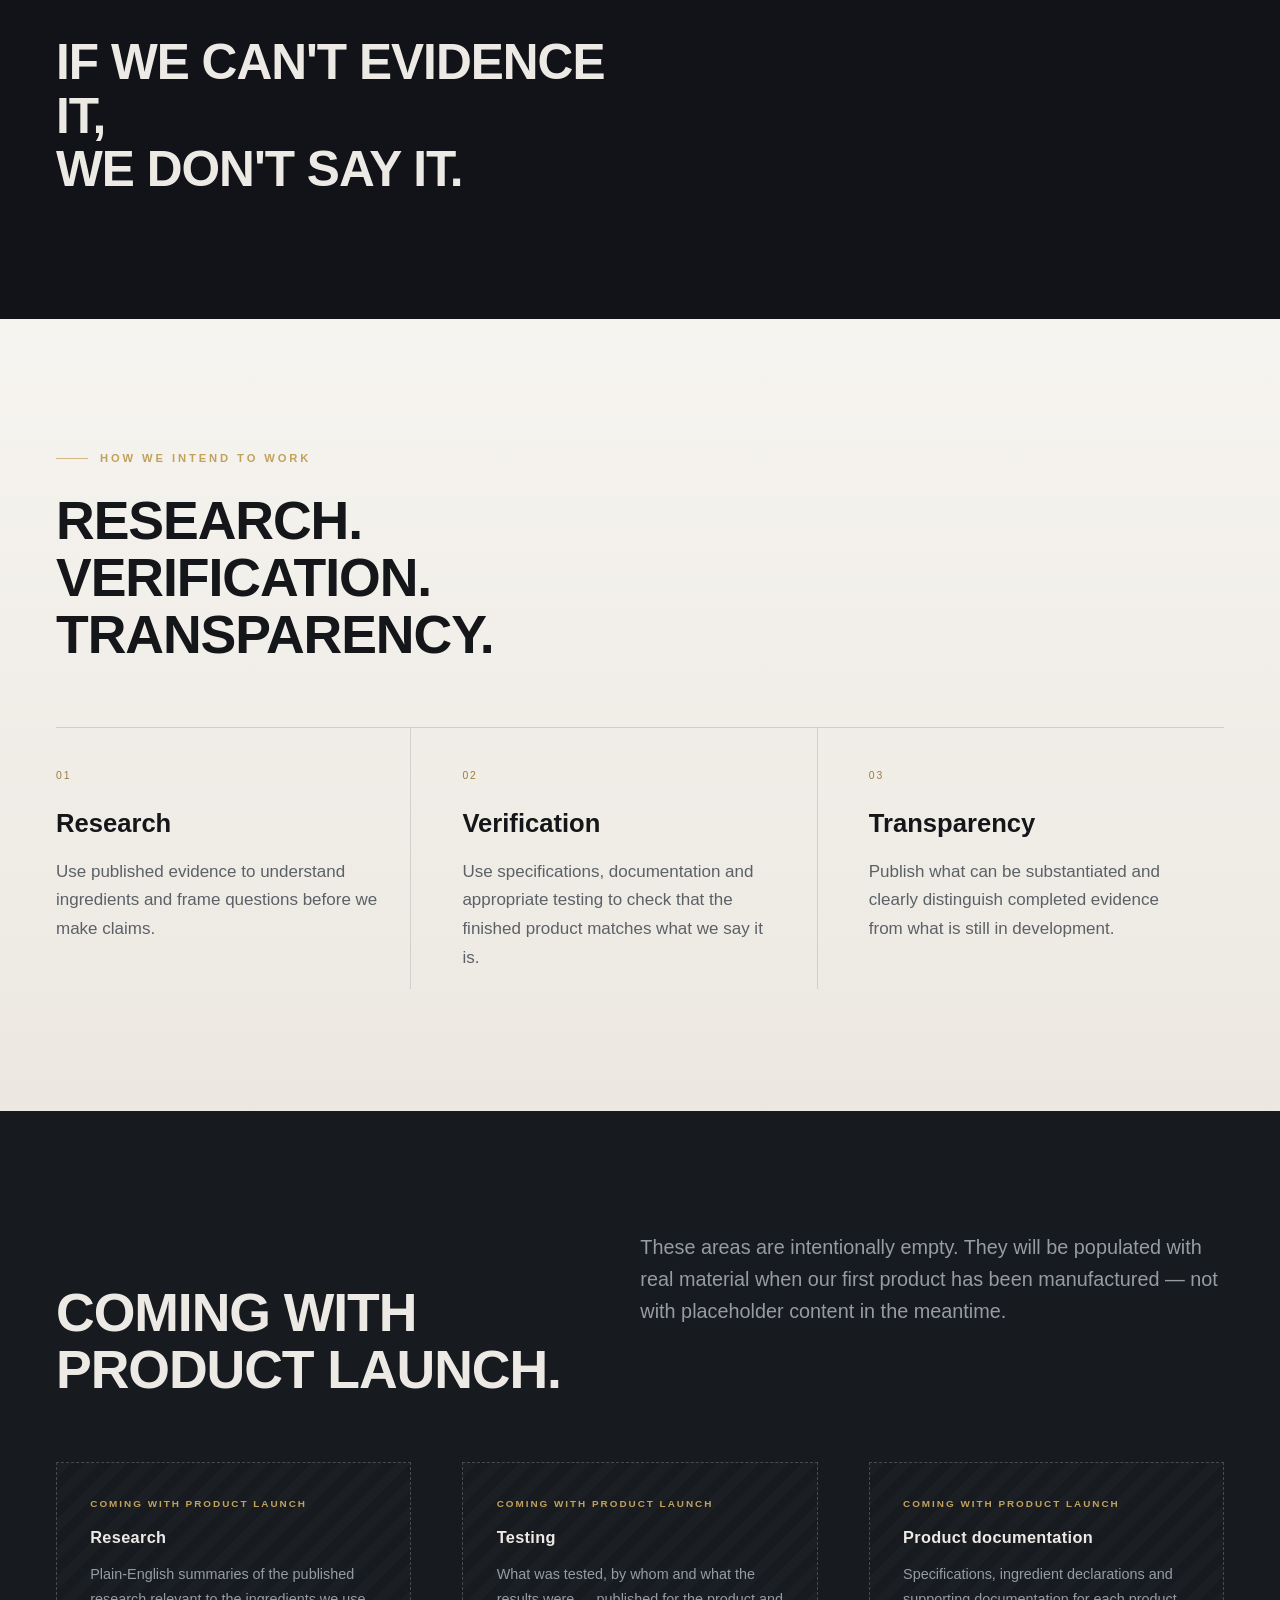
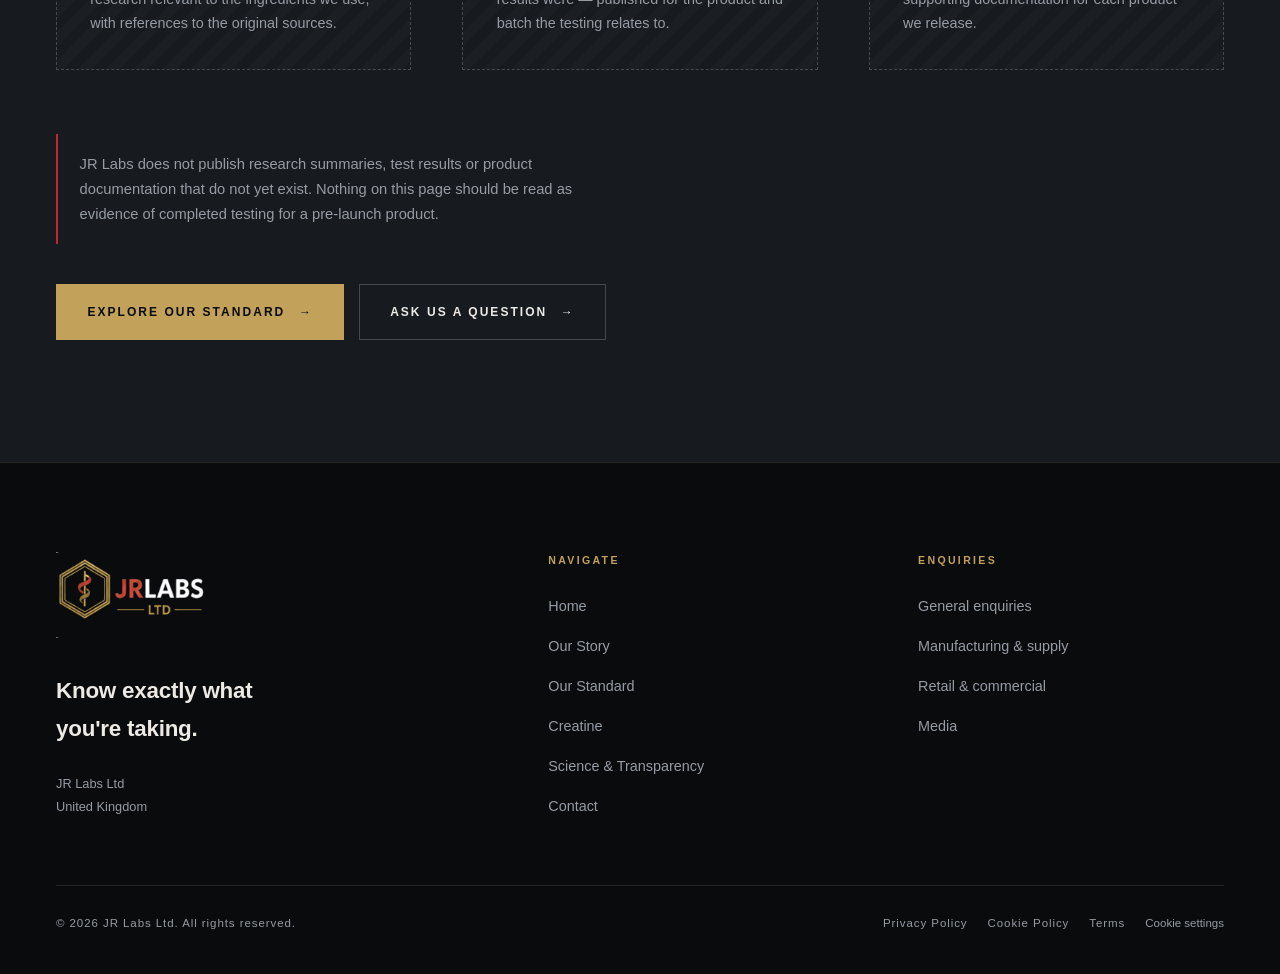
<file: science-transparency.html>
<!DOCTYPE html>
<html lang="en-GB">
<head>
<meta charset="utf-8">
<meta name="viewport" content="width=device-width, initial-scale=1">
<title>Science &amp; Transparency — Evidence before claims | JR Labs</title>
<meta name="description" content="Why JR Labs puts evidence before claims: the difference between marketing language and evidence, why ingredient transparency and documentation matter, and how we intend to communicate.">
<link rel="canonical" href="https://jrlabs.co.uk/science-transparency.html">
<meta name="theme-color" content="#0A0B0D">
<meta name="robots" content="index, follow">
<meta property="og:type" content="article">
<meta property="og:site_name" content="JR Labs">
<meta property="og:locale" content="en_GB">
<meta property="og:title" content="Science &amp; Transparency — Evidence before claims">
<meta property="og:description" content="If we can't evidence it, we don't say it. How JR Labs approaches evidence, documentation and claims.">
<meta property="og:url" content="https://jrlabs.co.uk/science-transparency.html">
<meta property="og:image" content="https://jrlabs.co.uk/assets/img/og-image.svg">
<meta name="twitter:card" content="summary_large_image">
<link rel="icon" href="assets/img/favicon.svg" type="image/svg+xml">
<link rel="stylesheet" href="assets/css/styles.css">
</head>
<body>
<a class="skip-link" href="#main">Skip to content</a>

<header class="site-header" id="siteHeader">
  <div class="wrap header-inner">
    <a class="brand brand--real" href="index.html" aria-label="JR Labs — home">
      <img src="assets/img/jr-labs-logo.png" alt="JR Labs Ltd" class="brand-logo" width="207" height="118">
    </a>
    <nav class="nav" aria-label="Primary">
      <ul class="nav-list">
        <li><a href="index.html">Home</a></li>
        <li><a href="our-story.html">Our Story</a></li>
        <li><a href="our-standard.html">Our Standard</a></li>
        <li><a href="creatine.html">Creatine</a></li>
        <li><a href="science-transparency.html" aria-current="page">Science &amp; Transparency</a></li>
        <li class="nav-cta"><a href="contact.html">Contact</a></li>
      </ul>
    </nav>
    <button class="nav-toggle" type="button" aria-expanded="false" aria-controls="mobileNav" aria-label="Open menu">
      <span class="bars" aria-hidden="true"><span></span><span></span></span>
    </button>
  </div>
</header>

<div class="mobile-nav" id="mobileNav">
  <nav aria-label="Mobile">
    <ul>
      <li><a class="m-link" href="index.html"><span class="idx">01</span> Home</a></li>
      <li><a class="m-link" href="our-story.html"><span class="idx">02</span> Our Story</a></li>
      <li><a class="m-link" href="our-standard.html"><span class="idx">03</span> Our Standard</a></li>
      <li><a class="m-link" href="creatine.html"><span class="idx">04</span> Creatine</a></li>
      <li><a class="m-link" href="science-transparency.html" aria-current="page"><span class="idx">05</span> Science</a></li>
      <li><a class="m-link" href="contact.html"><span class="idx">06</span> Contact</a></li>
    </ul>
  </nav>
  <p class="m-foot">JR Labs Ltd — United Kingdom<br>Know exactly what you're taking.</p>
</div>

<main id="main">

  <section class="page-hero">
    <div class="wrap">
      <p class="crumb"><a href="index.html">Home</a> — <span>Science &amp; Transparency</span></p>
      <p class="eyebrow reveal">Science &amp; Transparency</p>
      <h1 class="display reveal d1">Evidence<br>before claims.</h1>
      <p class="lead reveal d2">Supplement marketing is loud because it can be. Evidence is quieter, slower and harder — which is exactly why we intend to lead with it.</p>
    </div>
  </section>

  <!-- Why evidence -->
  <section class="section">
    <div class="wrap split">
      <div>
        <p class="eyebrow reveal">Position</p>
        <h2 class="h2 reveal d1">Why we start<br>with evidence.</h2>
      </div>
      <div class="reveal d2">
        <p class="lead">A supplement is something a person puts into their body, often daily, usually for months. That deserves a higher standard of explanation than most product categories receive.</p>
        <p class="body mt-2">Evidence gives a customer something a slogan cannot: a reason. It explains why an ingredient is included, what is reasonably understood about it, and where the limits of that understanding sit. It also protects the customer from us — because a brand that commits to evidence has to stop when the evidence stops.</p>
      </div>
    </div>
  </section>

  <!-- Marketing vs evidence -->
  <section class="section section--light" aria-labelledby="lang-h">
    <div class="wrap">
      <div class="center">
        <p class="eyebrow reveal">The Difference</p>
        <h2 class="h2 reveal d1" id="lang-h">Marketing language<br>vs evidence.</h2>
        <p class="lead mt-2 reveal d2">The two can look similar on a label. They are not the same thing, and the difference is usually where trust is lost.</p>
      </div>

      <div class="compare mt-4 reveal" style="background:rgba(10,11,13,.13); border-color:rgba(10,11,13,.13)">
        <div class="industry" style="background:var(--paper-2)">
          <h3 style="color:var(--on-light-muted); border-color:rgba(10,11,13,.13)">Marketing language</h3>
          <ul>
            <li style="color:var(--on-light-muted)">Sounds definitive.</li>
            <li style="color:var(--on-light-muted)">Describes a feeling.</li>
            <li style="color:var(--on-light-muted)">Cannot be checked.</li>
            <li style="color:var(--on-light-muted)">Ages badly.</li>
          </ul>
        </div>
        <div class="jr" style="background:var(--paper-2)">
          <h3 style="color:var(--gold-deep)">Evidence</h3>
          <ul>
            <li style="color:var(--on-light)">States what is known.</li>
            <li style="color:var(--on-light)">Describes a measurement.</li>
            <li style="color:var(--on-light)">Can be traced to a source.</li>
            <li style="color:var(--on-light)">Improves as it is tested.</li>
          </ul>
        </div>
      </div>

      <p class="note mt-4" style="color:var(--on-light-muted)">Where wording about a product's effects requires regulatory confirmation before publication, JR Labs will complete that review first. We would rather say less at launch than correct ourselves afterwards.</p>
    </div>
  </section>

  <!-- Four pillars -->
  <section class="section section--charcoal" aria-labelledby="why-h">
    <div class="wrap">
      <p class="eyebrow reveal">Principles</p>
      <h2 class="h2 reveal d1" id="why-h">What this means<br>in practice.</h2>

      <div class="grid grid-2 mt-4">
        <article class="card reveal">
          <span class="num">01 —</span>
          <h3 class="h3">Why ingredient transparency matters</h3>
          <p>If a customer cannot see what is in a product and how much of it is there, they cannot assess it — and neither can anyone else. Full disclosure makes a product reviewable by the people who buy it, and by anyone qualified to check it.</p>
        </article>
        <article class="card reveal d1">
          <span class="num">02 —</span>
          <h3 class="h3">Why documentation matters</h3>
          <p>Quality is a record, not an adjective. Specifications, supplier documentation and batch records are what turn a statement about quality into something that can be verified after the fact.</p>
        </article>
        <article class="card reveal">
          <span class="num">03 —</span>
          <h3 class="h3">Why claims require scrutiny</h3>
          <p>Claims about health and performance carry regulatory obligations and real consequences for the person reading them. Every claim we make should survive being questioned — by a customer, a retailer or a regulator.</p>
        </article>
        <article class="card reveal d1">
          <span class="num">04 —</span>
          <h3 class="h3">Why we communicate plainly</h3>
          <p>Technical language can be used to inform or to intimidate. We aim to explain in ordinary English, define terms where they are needed and avoid complexity that exists only to impress.</p>
        </article>
      </div>

      <div class="mt-4 reveal">
        <p class="statement">If we can't evidence it,<br>we don't say it.</p>
      </div>
    </div>
  </section>


  <section class="section science-pillar-band" aria-labelledby="science-pillars-h">
    <div class="wrap">
      <p class="eyebrow reveal">How we intend to work</p>
      <h2 class="h2 reveal d1" id="science-pillars-h">Research. Verification. Transparency.</h2>
      <div class="grid grid-3 mt-4 science-pillars">
        <article class="science-pillar reveal"><span>01</span><h3>Research</h3><p>Use published evidence to understand ingredients and frame questions before we make claims.</p></article>
        <article class="science-pillar reveal d1"><span>02</span><h3>Verification</h3><p>Use specifications, documentation and appropriate testing to check that the finished product matches what we say it is.</p></article>
        <article class="science-pillar reveal d2"><span>03</span><h3>Transparency</h3><p>Publish what can be substantiated and clearly distinguish completed evidence from what is still in development.</p></article>
      </div>
    </div>
  </section>

  <!-- Future documentation area -->
  <section class="section section--graphite" aria-labelledby="future-h">
    <div class="wrap">
      <div class="split">
        <div>
          <p class="eyebrow reveal">Transparency Library</p>
          <h2 class="h2 reveal d1" id="future-h">Coming with<br>product launch.</h2>
        </div>
        <div class="reveal d2">
          <p class="lead">These areas are intentionally empty. They will be populated with real material when our first product has been manufactured — not with placeholder content in the meantime.</p>
        </div>
      </div>

      <div class="grid grid-3 mt-4">
        <article class="future reveal">
          <span class="tag">Coming with product launch</span>
          <h3 class="h3">Research</h3>
          <p>Plain-English summaries of the published research relevant to the ingredients we use, with references to the original sources.</p>
        </article>
        <article class="future reveal d1">
          <span class="tag">Coming with product launch</span>
          <h3 class="h3">Testing</h3>
          <p>What was tested, by whom and what the results were — published for the product and batch the testing relates to.</p>
        </article>
        <article class="future reveal d2">
          <span class="tag">Coming with product launch</span>
          <h3 class="h3">Product documentation</h3>
          <p>Specifications, ingredient declarations and supporting documentation for each product we release.</p>
        </article>
      </div>

      <p class="note note--red mt-4">JR Labs does not publish research summaries, test results or product documentation that do not yet exist. Nothing on this page should be read as evidence of completed testing for a pre-launch product.</p>

      <div class="btn-row mt-3 reveal">
        <a class="btn btn--gold" href="our-standard.html">Explore Our Standard <span class="arw" aria-hidden="true">→</span></a>
        <a class="btn btn--ghost" href="contact.html">Ask us a question <span class="arw" aria-hidden="true">→</span></a>
      </div>
    </div>
  </section>

</main>

<footer class="site-footer">
  <div class="wrap">
    <div class="footer-top">
      <div>
        <a class="brand brand--real" href="index.html" aria-label="JR Labs — home">
      <img src="assets/img/jr-labs-logo.png" alt="JR Labs Ltd" class="brand-logo" width="207" height="118">
    </a>
        <p class="footer-tag">Know exactly what you're taking.</p>
        <p class="footer-co">JR Labs Ltd<br>United Kingdom</p>
      </div>
      <nav aria-label="Footer">
        <h2 class="footer-h">Navigate</h2>
        <ul class="footer-links">
          <li><a href="index.html">Home</a></li>
          <li><a href="our-story.html">Our Story</a></li>
          <li><a href="our-standard.html">Our Standard</a></li>
          <li><a href="creatine.html">Creatine</a></li>
          <li><a href="science-transparency.html">Science &amp; Transparency</a></li>
          <li><a href="contact.html">Contact</a></li>
        </ul>
      </nav>
      <div>
        <h2 class="footer-h">Enquiries</h2>
        <ul class="footer-links">
          <li><a href="contact.html">General enquiries</a></li>
          <li><a href="contact.html">Manufacturing &amp; supply</a></li>
          <li><a href="contact.html">Retail &amp; commercial</a></li>
          <li><a href="contact.html">Media</a></li>
        </ul>
      </div>
    </div>
    <div class="footer-bottom">
      <p>&copy; <span data-year>2026</span> JR Labs Ltd. All rights reserved.</p>
      <nav class="footer-legal" aria-label="Legal">
        <a href="privacy-policy.html">Privacy Policy</a>
        <a href="cookie-policy.html">Cookie Policy</a>
        <a href="terms.html">Terms</a>
      </nav>
    </div>
  </div>
</footer>

<script src="assets/js/consent.js" defer></script>
<script src="assets/js/main.js" defer></script>
</body>
</html>
</file>
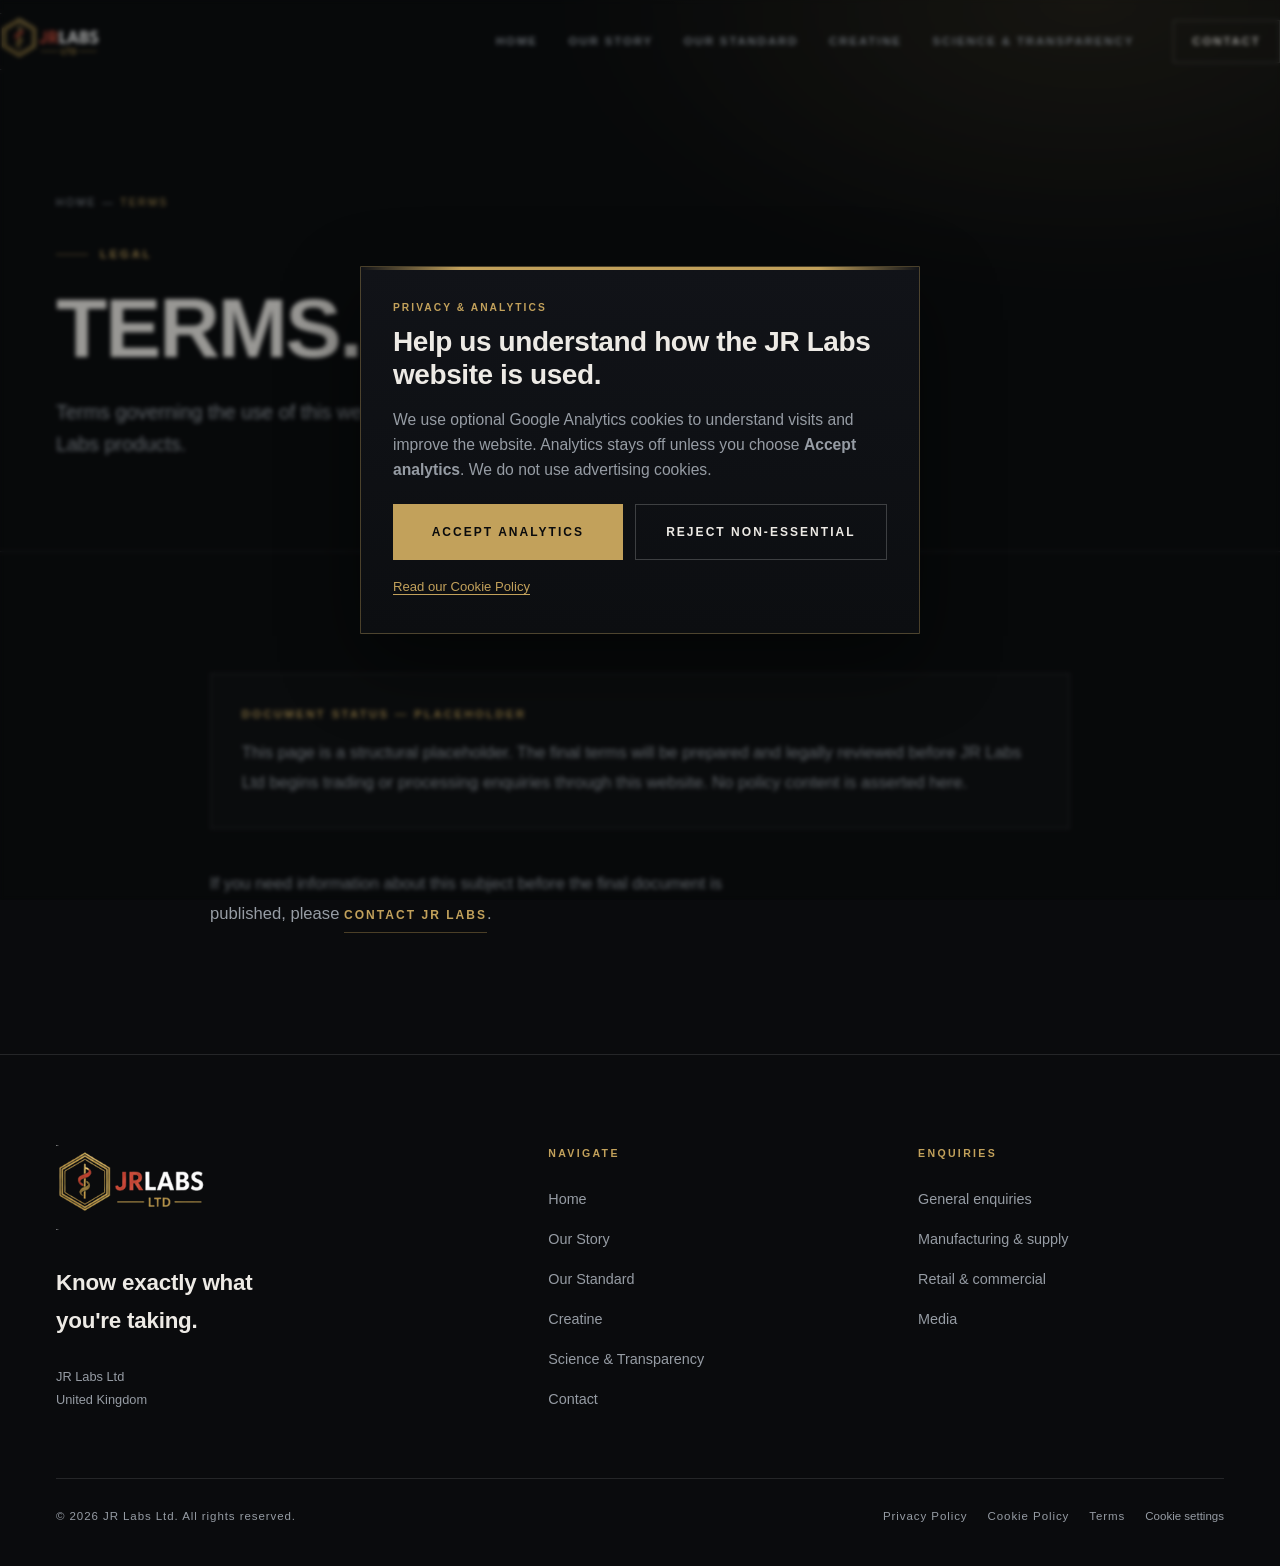
<file: terms.html>
<!DOCTYPE html>
<html lang="en-GB">
<head>
<meta charset="utf-8">
<meta name="viewport" content="width=device-width, initial-scale=1">
<title>Terms — JR Labs</title>
<meta name="description" content="Placeholder for the JR Labs Ltd website terms, to be published following legal review before launch.">
<link rel="canonical" href="https://jrlabs.co.uk/terms.html">
<meta name="theme-color" content="#0A0B0D">
<meta name="robots" content="noindex, follow">
<link rel="icon" href="assets/img/favicon.svg" type="image/svg+xml">
<link rel="stylesheet" href="assets/css/styles.css">
</head>
<body>
<a class="skip-link" href="#main">Skip to content</a>

<header class="site-header" id="siteHeader">
  <div class="wrap header-inner">
    <a class="brand brand--real" href="index.html" aria-label="JR Labs — home">
      <img src="assets/img/jr-labs-logo.png" alt="JR Labs Ltd" class="brand-logo" width="207" height="118">
    </a>
    <nav class="nav" aria-label="Primary">
      <ul class="nav-list">
        <li><a href="index.html">Home</a></li>
        <li><a href="our-story.html">Our Story</a></li>
        <li><a href="our-standard.html">Our Standard</a></li>
        <li><a href="creatine.html">Creatine</a></li>
        <li><a href="science-transparency.html">Science &amp; Transparency</a></li>
        <li class="nav-cta"><a href="contact.html">Contact</a></li>
      </ul>
    </nav>
    <button class="nav-toggle" type="button" aria-expanded="false" aria-controls="mobileNav" aria-label="Open menu">
      <span class="bars" aria-hidden="true"><span></span><span></span></span>
    </button>
  </div>
</header>

<div class="mobile-nav" id="mobileNav">
  <nav aria-label="Mobile">
    <ul>
      <li><a class="m-link" href="index.html"><span class="idx">01</span> Home</a></li>
      <li><a class="m-link" href="our-story.html"><span class="idx">02</span> Our Story</a></li>
      <li><a class="m-link" href="our-standard.html"><span class="idx">03</span> Our Standard</a></li>
      <li><a class="m-link" href="creatine.html"><span class="idx">04</span> Creatine</a></li>
      <li><a class="m-link" href="science-transparency.html"><span class="idx">05</span> Science</a></li>
      <li><a class="m-link" href="contact.html"><span class="idx">06</span> Contact</a></li>
    </ul>
  </nav>
  <p class="m-foot">JR Labs Ltd — United Kingdom<br>Know exactly what you're taking.</p>
</div>

<main id="main">

  <section class="page-hero">
    <div class="wrap">
      <p class="crumb"><a href="index.html">Home</a> — <span>Terms</span></p>
      <p class="eyebrow">Legal</p>
      <h1 class="display">Terms.</h1>
      <p class="lead">Terms governing the use of this website and, in future, the purchase of JR Labs products.</p>
    </div>
  </section>

  <section class="section">
    <div class="wrap wrap--narrow editorial">
      <div class="status-box">
        <h3>Document status — placeholder</h3>
        <p>This page is a structural placeholder. The final terms will be prepared and legally reviewed before JR Labs Ltd begins trading or processing enquiries through this website. No policy content is asserted here.</p>
      </div>
      <p class="body mt-3">If you need information about this subject before the final document is published, please <a class="link-arrow" href="contact.html">contact JR Labs</a>.</p>
    </div>
  </section>

</main>

<footer class="site-footer">
  <div class="wrap">
    <div class="footer-top">
      <div>
        <a class="brand brand--real" href="index.html" aria-label="JR Labs — home">
      <img src="assets/img/jr-labs-logo.png" alt="JR Labs Ltd" class="brand-logo" width="207" height="118">
    </a>
        <p class="footer-tag">Know exactly what you're taking.</p>
        <p class="footer-co">JR Labs Ltd<br>United Kingdom</p>
      </div>
      <nav aria-label="Footer">
        <h2 class="footer-h">Navigate</h2>
        <ul class="footer-links">
          <li><a href="index.html">Home</a></li>
          <li><a href="our-story.html">Our Story</a></li>
          <li><a href="our-standard.html">Our Standard</a></li>
          <li><a href="creatine.html">Creatine</a></li>
          <li><a href="science-transparency.html">Science &amp; Transparency</a></li>
          <li><a href="contact.html">Contact</a></li>
        </ul>
      </nav>
      <div>
        <h2 class="footer-h">Enquiries</h2>
        <ul class="footer-links">
          <li><a href="contact.html">General enquiries</a></li>
          <li><a href="contact.html">Manufacturing &amp; supply</a></li>
          <li><a href="contact.html">Retail &amp; commercial</a></li>
          <li><a href="contact.html">Media</a></li>
        </ul>
      </div>
    </div>
    <div class="footer-bottom">
      <p>&copy; <span data-year>2026</span> JR Labs Ltd. All rights reserved.</p>
      <nav class="footer-legal" aria-label="Legal">
        <a href="privacy-policy.html">Privacy Policy</a>
        <a href="cookie-policy.html">Cookie Policy</a>
        <a href="terms.html">Terms</a>
      </nav>
    </div>
  </div>
</footer>

<script src="assets/js/consent.js" defer></script>
<script src="assets/js/main.js" defer></script>
</body>
</html>
</file>
<file: assets/css/styles.css>
/* ==========================================================================
   JR LABS — WEBSITE V1
   Single stylesheet. No build step, no external dependencies.
   Sections: 1 Tokens · 2 Reset · 3 Typography · 4 Layout · 5 Buttons
             6 Header/Nav · 7 Hero · 8 Components · 9 Pages · 10 Footer
             11 Forms · 12 Motion · 13 Responsive
   ========================================================================== */

/* 1. TOKENS ---------------------------------------------------------------- */
:root{
  /* Surfaces */
  --ink:#0A0B0D;
  --charcoal:#111318;
  --graphite:#171A1F;
  --graphite-2:#20242A;
  --paper:#F6F4F0;
  --paper-2:#ECE8E1;
  --white:#FFFFFF;

  /* Brand */
  --gold:#C2A15B;
  --gold-deep:#9A7E3F;
  --gold-wash:rgba(194,161,91,.14);
  --red:#C1272D;

  /* Text */
  --on-dark:#EDEAE5;
  --on-dark-muted:#969CA4;
  --on-light:#14161A;
  --on-light-muted:#5B6167;

  /* Lines */
  --line-dark:rgba(255,255,255,.11);
  --line-dark-2:rgba(255,255,255,.20);
  --line-light:rgba(10,11,13,.13);

  /* Metrics */
  --gutter:clamp(20px,5vw,56px);
  --maxw:1220px;
  --section-y:clamp(76px,9.5vw,150px);
  --header-h:84px;
  --header-h-sm:64px;

  /* Type */
  --ff:"Inter","Helvetica Neue",Helvetica,Arial,"Segoe UI",Roboto,system-ui,-apple-system,sans-serif;

  --ease:cubic-bezier(.22,.61,.36,1);
}
:root{ --on-light-muted:#5B6167; }

/* 2. RESET ----------------------------------------------------------------- */
*,*::before,*::after{ box-sizing:border-box; }
html{ -webkit-text-size-adjust:100%; scroll-behavior:smooth; }
body{
  margin:0;
  font-family:var(--ff);
  font-size:1.0625rem;
  line-height:1.7;
  color:var(--on-dark);
  background:var(--ink);
  -webkit-font-smoothing:antialiased;
  text-rendering:optimizeLegibility;
  overflow-x:hidden;
}
img,svg{ max-width:100%; display:block; }
a{ color:inherit; text-decoration:none; }
button{ font:inherit; color:inherit; }
ul,ol{ margin:0; padding:0; list-style:none; }
h1,h2,h3,h4,p,figure,blockquote{ margin:0; }
hr{ border:0; border-top:1px solid var(--line-dark); margin:0; }

/* Focus — always visible, never removed */
:focus-visible{
  outline:2px solid var(--gold);
  outline-offset:3px;
  border-radius:1px;
}
.skip-link{
  position:absolute; left:var(--gutter); top:-100px; z-index:200;
  background:var(--gold); color:var(--ink);
  padding:.75rem 1.25rem; font-size:.8rem; letter-spacing:.14em; text-transform:uppercase; font-weight:600;
  transition:top .2s var(--ease);
}
.skip-link:focus{ top:1rem; }

/* 3. TYPOGRAPHY ------------------------------------------------------------ */
.display{
  font-size:clamp(2.45rem,7.2vw,5.25rem);
  line-height:.97;
  letter-spacing:-.025em;
  font-weight:650;
  text-transform:uppercase;
}
.h2{
  font-size:clamp(1.85rem,4.4vw,3.35rem);
  line-height:1.06;
  letter-spacing:-.02em;
  font-weight:640;
  text-transform:uppercase;
}
.h3{
  font-size:clamp(1.15rem,1.9vw,1.5rem);
  line-height:1.25;
  letter-spacing:-.01em;
  font-weight:620;
}
.h4{
  font-size:.95rem; line-height:1.4; font-weight:640;
  letter-spacing:.02em;
}
.eyebrow{
  display:inline-flex; align-items:center; gap:.75rem;
  font-size:.7rem; letter-spacing:.26em; text-transform:uppercase;
  font-weight:600; color:var(--gold); margin-bottom:1.5rem;
}
.eyebrow::before{
  content:""; width:32px; height:1px; background:var(--gold); opacity:.7;
}
.lead{
  font-size:clamp(1.05rem,1.55vw,1.28rem);
  line-height:1.6; color:var(--on-dark-muted); max-width:62ch;
}
.body{ color:var(--on-dark-muted); max-width:64ch; }
.body + .body{ margin-top:1.15rem; }
.section--light .lead,
.section--light .body{ color:var(--on-light-muted); }
.num{
  font-size:.78rem; letter-spacing:.2em; font-weight:600; color:var(--gold);
  font-variant-numeric:tabular-nums;
}
.accent{ color:var(--gold); }
.mark-red{ color:var(--red); }
strong{ font-weight:640; color:inherit; }

/* 4. LAYOUT ---------------------------------------------------------------- */
.wrap{ width:min(var(--maxw),100% - (var(--gutter) * 2)); margin-inline:auto; }
.wrap--narrow{ width:min(860px,100% - (var(--gutter) * 2)); }
.section{ padding-block:var(--section-y); position:relative; }
.section--light{ background:var(--paper); color:var(--on-light); }
.section--paper2{ background:var(--paper-2); color:var(--on-light); }
.section--charcoal{ background:var(--charcoal); }
.section--graphite{ background:var(--graphite); }
.section--tight{ padding-block:clamp(56px,6vw,96px); }
.section--light hr{ border-color:var(--line-light); }

.grid{ display:grid; gap:clamp(28px,4vw,64px); }
.grid-2{ grid-template-columns:repeat(2,minmax(0,1fr)); }
.grid-3{ grid-template-columns:repeat(3,minmax(0,1fr)); }
.grid-4{ grid-template-columns:repeat(4,minmax(0,1fr)); }
.split{ display:grid; grid-template-columns:minmax(0,1fr) minmax(0,1.15fr); gap:clamp(32px,6vw,96px); align-items:start; }
.stack > * + *{ margin-top:1.5rem; }
.mt-1{ margin-top:.75rem; } .mt-2{ margin-top:1.5rem; } .mt-3{ margin-top:2.5rem; } .mt-4{ margin-top:clamp(2.5rem,5vw,4.5rem); }
.center{ text-align:center; }
.center .lead,.center .body{ margin-inline:auto; }
.center .eyebrow{ justify-content:center; }

/* Hairline detail used throughout */
.rule{ height:1px; background:var(--line-dark); width:100%; }
.section--light .rule{ background:var(--line-light); }

/* 5. BUTTONS --------------------------------------------------------------- */
.btn{
  display:inline-flex; align-items:center; gap:.85rem;
  padding:1.05rem 1.9rem;
  font-size:.75rem; font-weight:640; letter-spacing:.17em; text-transform:uppercase;
  border:1px solid transparent; background:transparent; cursor:pointer;
  transition:background-color .35s var(--ease), color .35s var(--ease), border-color .35s var(--ease), transform .35s var(--ease);
}
.btn .arw{ transition:transform .35s var(--ease); }
.btn:hover .arw{ transform:translateX(5px); }
.btn--gold{ background:var(--gold); color:var(--ink); }
.btn--gold:hover{ background:#D4B570; }
.btn--ghost{ border-color:var(--line-dark-2); color:var(--on-dark); }
.btn--ghost:hover{ border-color:var(--gold); color:var(--gold); }
.section--light .btn--ghost{ border-color:var(--line-light); color:var(--on-light); }
.section--light .btn--ghost:hover{ border-color:var(--gold-deep); color:var(--gold-deep); }
.btn--dark{ background:var(--ink); color:var(--on-dark); }
.btn--dark:hover{ background:var(--graphite-2); }
.btn-row{ display:flex; flex-wrap:wrap; gap:.9rem; }
.link-arrow{
  display:inline-flex; align-items:center; gap:.7rem;
  font-size:.75rem; letter-spacing:.17em; text-transform:uppercase; font-weight:640;
  color:var(--gold); padding-bottom:.35rem; border-bottom:1px solid rgba(194,161,91,.35);
  transition:border-color .3s var(--ease), gap .3s var(--ease);
}
.link-arrow:hover{ border-color:var(--gold); gap:1.05rem; }

/* Coming-soon indicator */
.pill{
  display:inline-flex; align-items:center; gap:.65rem;
  padding:.5rem 1rem .5rem .85rem;
  border:1px solid var(--line-dark-2); border-radius:999px;
  font-size:.68rem; letter-spacing:.22em; text-transform:uppercase; font-weight:600;
  color:var(--on-dark);
}
.pill .dot{ width:6px; height:6px; border-radius:50%; background:var(--gold); animation:pulse 2.8s var(--ease) infinite; }
.section--light .pill{ border-color:var(--line-light); color:var(--on-light); }
@keyframes pulse{ 0%,100%{ opacity:1; transform:scale(1);} 50%{ opacity:.35; transform:scale(.8);} }

/* 6. HEADER / NAV ---------------------------------------------------------- */
.site-header{
  position:fixed; inset:0 0 auto 0; z-index:100;
  height:var(--header-h);
  display:flex; align-items:center;
  background:rgba(10,11,13,0);
  border-bottom:1px solid transparent;
  transition:height .4s var(--ease), background-color .4s var(--ease), border-color .4s var(--ease), backdrop-filter .4s var(--ease);
}
.site-header.is-scrolled{
  height:var(--header-h-sm);
  background:rgba(10,11,13,.86);
  backdrop-filter:saturate(140%) blur(14px);
  -webkit-backdrop-filter:saturate(140%) blur(14px);
  border-bottom-color:var(--line-dark);
}
.header-inner{ display:flex; align-items:center; justify-content:space-between; gap:2rem; width:100%; }

.brand{ display:inline-flex; align-items:center; gap:.8rem; }
.brand .mark{ width:30px; height:33px; color:var(--gold); flex:none; transition:transform .5s var(--ease); }
.brand:hover .mark{ transform:rotate(-8deg); }
.brand-text{ display:flex; align-items:baseline; gap:.42rem; line-height:1; }
.brand-name{ font-size:1.02rem; font-weight:700; letter-spacing:.14em; text-transform:uppercase; }
.brand-name .jr{ color:var(--red); }
.brand-suffix{ font-size:.55rem; letter-spacing:.24em; font-weight:600; color:var(--on-dark-muted); text-transform:uppercase; }

.nav-list{ display:flex; align-items:center; gap:clamp(1.1rem,2.4vw,2.2rem); }
.nav-list a{
  position:relative; display:inline-block; padding:.4rem 0;
  font-size:.72rem; letter-spacing:.16em; text-transform:uppercase; font-weight:600;
  color:var(--on-dark-muted); transition:color .3s var(--ease);
}
.nav-list a::after{
  content:""; position:absolute; left:0; bottom:0; height:1px; width:0; background:var(--gold);
  transition:width .35s var(--ease);
}
.nav-list a:hover{ color:var(--on-dark); }
.nav-list a:hover::after,
.nav-list a[aria-current="page"]::after{ width:100%; }
.nav-list a[aria-current="page"]{ color:var(--on-dark); }
.nav-cta{ margin-left:.5rem; }
.nav-cta a{
  border:1px solid var(--line-dark-2); padding:.7rem 1.15rem !important; color:var(--on-dark) !important;
  transition:border-color .3s var(--ease), color .3s var(--ease);
}
.nav-cta a::after{ display:none; }
.nav-cta a:hover{ border-color:var(--gold); color:var(--gold) !important; }

.nav-toggle{
  display:none; align-items:center; justify-content:center;
  width:46px; height:46px; margin-right:-10px;
  background:none; border:0; cursor:pointer;
}
.nav-toggle .bars{ display:block; width:24px; height:12px; position:relative; }
.nav-toggle .bars span{
  position:absolute; left:0; height:1.5px; width:100%; background:var(--on-dark);
  transition:transform .35s var(--ease), opacity .25s var(--ease);
}
.nav-toggle .bars span:nth-child(1){ top:0; }
.nav-toggle .bars span:nth-child(2){ bottom:0; }
body.nav-open .nav-toggle .bars span:nth-child(1){ transform:translateY(5px) rotate(45deg); }
body.nav-open .nav-toggle .bars span:nth-child(2){ transform:translateY(-5px) rotate(-45deg); }

.mobile-nav{
  position:fixed; inset:0; z-index:99;
  background:var(--ink);
  padding:calc(var(--header-h) + 2rem) var(--gutter) 3rem;
  display:flex; flex-direction:column; justify-content:space-between;
  opacity:0; visibility:hidden; transform:translateY(-8px);
  transition:opacity .4s var(--ease), transform .4s var(--ease), visibility .4s;
  overflow-y:auto;
}
.mobile-nav.is-open{ opacity:1; visibility:visible; transform:none; }
.mobile-nav ul{ display:flex; flex-direction:column; gap:.35rem; }
.mobile-nav a.m-link{
  display:flex; align-items:baseline; gap:1rem;
  padding:.85rem 0; border-bottom:1px solid var(--line-dark);
  font-size:clamp(1.5rem,7vw,2.1rem); font-weight:640; letter-spacing:-.01em; text-transform:uppercase;
}
.mobile-nav a.m-link .idx{ font-size:.62rem; letter-spacing:.2em; color:var(--gold); font-weight:600; }
.mobile-nav a.m-link[aria-current="page"]{ color:var(--gold); }
.mobile-nav .m-foot{ margin-top:2.5rem; color:var(--on-dark-muted); font-size:.8rem; letter-spacing:.06em; }
body.nav-open{ overflow:hidden; }

/* 7. HERO ------------------------------------------------------------------ */
.hero{
  position:relative; min-height:100svh; display:flex; align-items:center;
  padding-top:calc(var(--header-h) + 4rem); padding-bottom:clamp(3rem,8vw,6rem);
  overflow:hidden; isolation:isolate;
}
.hero-bg{ position:absolute; inset:0; z-index:-2; background:var(--ink); }
.hero-bg::before{
  content:""; position:absolute; inset:0;
  background:
    radial-gradient(85% 70% at 78% 18%, rgba(194,161,91,.16), transparent 62%),
    radial-gradient(70% 60% at 10% 92%, rgba(193,39,45,.09), transparent 60%);
}
.hero-grid{
  position:absolute; inset:0; z-index:-1; opacity:.5;
  background-image:
    linear-gradient(to right, var(--line-dark) 1px, transparent 1px),
    linear-gradient(to bottom, var(--line-dark) 1px, transparent 1px);
  background-size:clamp(80px,10vw,140px) clamp(80px,10vw,140px);
  -webkit-mask-image:radial-gradient(75% 75% at 50% 45%, #000 25%, transparent 100%);
          mask-image:radial-gradient(75% 75% at 50% 45%, #000 25%, transparent 100%);
}
.hero-inner{ display:grid; grid-template-columns:minmax(0,1.35fr) minmax(0,.85fr); gap:clamp(32px,6vw,80px); align-items:end; width:100%; }
.hero h1{ margin-bottom:2rem; }
.hero .lead{ max-width:46ch; color:var(--on-dark); opacity:.86; }
.hero-product{
  border-left:1px solid var(--line-dark); padding-left:clamp(20px,2.5vw,36px);
  font-size:.95rem; color:var(--on-dark-muted); max-width:34ch;
}
.hero-product strong{ color:var(--on-dark); display:block; letter-spacing:.01em; }
.hero-aside{ display:flex; flex-direction:column; gap:1.75rem; align-items:flex-start; padding-bottom:.5rem; }
.hero-meta{ font-size:.68rem; letter-spacing:.22em; text-transform:uppercase; color:var(--on-dark-muted); }
.hero-meta span{ display:block; }
.hero-meta span + span{ margin-top:.55rem; }
.scroll-cue{
  position:absolute; left:var(--gutter); bottom:2rem; z-index:2;
  display:flex; align-items:center; gap:.75rem;
  font-size:.62rem; letter-spacing:.24em; text-transform:uppercase; color:var(--on-dark-muted);
}
.scroll-cue .line{ width:52px; height:1px; background:var(--line-dark-2); position:relative; overflow:hidden; }
.scroll-cue .line::after{
  content:""; position:absolute; inset:0; background:var(--gold);
  transform:translateX(-100%); animation:sweep 3.4s var(--ease) infinite;
}
@keyframes sweep{ 0%{transform:translateX(-100%);} 55%{transform:translateX(100%);} 100%{transform:translateX(100%);} }

/* Page hero (interior pages) */
.page-hero{
  position:relative; padding-top:calc(var(--header-h) + clamp(56px,9vw,110px));
  padding-bottom:clamp(48px,7vw,90px);
  border-bottom:1px solid var(--line-dark); overflow:hidden;
}
.page-hero::before{
  content:""; position:absolute; inset:0; z-index:-1;
  background:radial-gradient(70% 90% at 85% 0%, rgba(194,161,91,.13), transparent 60%);
}
.page-hero h1{ max-width:18ch; }
.page-hero .lead{ margin-top:1.75rem; }

/* Breadcrumb */
.crumb{ font-size:.66rem; letter-spacing:.22em; text-transform:uppercase; color:var(--on-dark-muted); margin-bottom:1.5rem; }
.crumb a:hover{ color:var(--gold); }
.crumb span{ color:var(--gold); }

/* 8. COMPONENTS ------------------------------------------------------------ */
/* Principle cards */
.principles{ border-top:1px solid var(--line-light); }
.principle{
  padding-top:2rem; border-top:1px solid transparent; position:relative;
}
.principle::before{
  content:""; position:absolute; top:-1px; left:0; width:0; height:1px; background:var(--gold);
  transition:width .7s var(--ease);
}
.principle.is-visible::before{ width:100%; }
.principle .num{ display:block; margin-bottom:1.25rem; }
.principle p{ margin-top:.85rem; color:var(--on-light-muted); font-size:.98rem; }
.section--charcoal .principle p,.section--graphite .principle p{ color:var(--on-dark-muted); }

/* Feature / value cards */
.card{
  padding:clamp(1.6rem,2.6vw,2.4rem);
  border:1px solid var(--line-dark); background:rgba(255,255,255,.018);
  transition:border-color .4s var(--ease), background-color .4s var(--ease), transform .4s var(--ease);
}
.card:hover{ border-color:var(--line-dark-2); background:rgba(255,255,255,.035); }
.card .num{ display:block; margin-bottom:1.1rem; }
.card p{ margin-top:.8rem; color:var(--on-dark-muted); font-size:.97rem; }
.section--light .card{ border-color:var(--line-light); background:rgba(10,11,13,.015); }
.section--light .card:hover{ border-color:rgba(10,11,13,.22); background:rgba(10,11,13,.03); }
.section--light .card p{ color:var(--on-light-muted); }

/* Product concept block */
.product-showcase{ display:grid; grid-template-columns:minmax(0,1fr) minmax(0,1fr); gap:clamp(32px,5vw,80px); align-items:center; }
.concept{
  position:relative; border:1px solid var(--line-dark); background:
    linear-gradient(160deg, rgba(255,255,255,.04), rgba(255,255,255,0) 55%), var(--charcoal);
  padding:clamp(1.5rem,3vw,2.5rem); display:flex; align-items:center; justify-content:center;
  aspect-ratio:4/5; overflow:hidden;
}
.concept img{ width:100%; height:100%; object-fit:contain; }
.concept-tag{
  position:absolute; left:0; top:0;
  display:inline-flex; align-items:center; gap:.55rem;
  background:var(--gold); color:var(--ink);
  padding:.5rem .9rem; font-size:.6rem; letter-spacing:.2em; text-transform:uppercase; font-weight:700;
}
.concept-note{
  position:absolute; left:0; right:0; bottom:0;
  padding:.85rem 1rem; border-top:1px solid var(--line-dark);
  background:rgba(10,11,13,.72);
  font-size:.63rem; letter-spacing:.14em; text-transform:uppercase; color:var(--on-dark-muted); text-align:center;
}
/* Spec list */
.spec{ border-top:1px solid var(--line-dark); }
.spec div{
  display:flex; justify-content:space-between; align-items:baseline; gap:1.5rem;
  padding:.95rem 0; border-bottom:1px solid var(--line-dark);
}
.spec dt{ font-size:.68rem; letter-spacing:.2em; text-transform:uppercase; color:var(--on-dark-muted); }
.spec dd{ margin:0; font-size:.98rem; font-weight:600; text-align:right; }
.section--light .spec,.section--light .spec div{ border-color:var(--line-light); }
.section--light .spec dt{ color:var(--on-light-muted); }

/* Quality pathway */
.pathway{ display:grid; grid-template-columns:repeat(6,minmax(0,1fr)); gap:0; border-top:1px solid var(--line-dark); margin-top:clamp(2.5rem,5vw,4rem); }
.path-step{ position:relative; padding:2.25rem 1.25rem 2rem 0; }
.path-step::before{
  content:""; position:absolute; top:-4px; left:0; width:7px; height:7px; border-radius:50%;
  background:var(--gold); transform:scale(0); transition:transform .5s var(--ease);
}
.pathway.is-visible .path-step::before{ transform:scale(1); }
.pathway.is-visible .path-step:nth-child(2)::before{ transition-delay:.09s; }
.pathway.is-visible .path-step:nth-child(3)::before{ transition-delay:.18s; }
.pathway.is-visible .path-step:nth-child(4)::before{ transition-delay:.27s; }
.pathway.is-visible .path-step:nth-child(5)::before{ transition-delay:.36s; }
.pathway.is-visible .path-step:nth-child(6)::before{ transition-delay:.45s; }
.path-step .step-n{ font-size:.62rem; letter-spacing:.2em; color:var(--gold); font-weight:600; }
.path-step h3{ margin-top:.9rem; font-size:.92rem; letter-spacing:.1em; text-transform:uppercase; font-weight:640; }
.path-step p{ margin-top:.6rem; font-size:.85rem; line-height:1.6; color:var(--on-dark-muted); }
.path-step:last-child h3{ color:var(--gold); }

/* Principle chips */
.chips{ display:flex; flex-wrap:wrap; gap:.6rem; }
.chip{
  padding:.6rem 1.05rem; border:1px solid var(--line-dark);
  font-size:.66rem; letter-spacing:.2em; text-transform:uppercase; font-weight:600; color:var(--on-dark-muted);
}
.section--light .chip{ border-color:var(--line-light); color:var(--on-light-muted); }

/* Comparison */
.compare{ display:grid; grid-template-columns:repeat(2,minmax(0,1fr)); gap:1px; background:var(--line-dark); border:1px solid var(--line-dark); }
.compare > div{ background:var(--charcoal); padding:clamp(1.75rem,3.2vw,2.75rem); }
.compare h3{
  font-size:.7rem; letter-spacing:.22em; text-transform:uppercase; font-weight:640;
  color:var(--on-dark-muted); padding-bottom:1.25rem; border-bottom:1px solid var(--line-dark); margin-bottom:1.5rem;
}
.compare .jr h3{ color:var(--gold); border-color:rgba(194,161,91,.35); }
.compare li{ font-size:clamp(1.05rem,2vw,1.35rem); font-weight:520; padding:.7rem 0; letter-spacing:-.01em; }
.compare .industry li{ color:var(--on-dark-muted); }
.compare .jr li{ color:var(--on-dark); display:flex; gap:.85rem; align-items:baseline; }
.compare .jr li::before{ content:""; width:5px; height:5px; background:var(--gold); flex:none; transform:translateY(-3px); }
.statement{
  font-size:clamp(1.65rem,4.6vw,3.1rem); line-height:1.08; letter-spacing:-.02em; text-transform:uppercase; font-weight:640;
  max-width:20ch;
}

/* Callout / disclosure box */
.note{
  border-left:2px solid var(--gold); padding:1.1rem 0 1.1rem 1.35rem;
  font-size:.92rem; color:var(--on-dark-muted); max-width:64ch;
}
.section--light .note{ color:var(--on-light-muted); }
.note--red{ border-left-color:var(--red); }
.status-box{
  border:1px solid var(--line-dark); padding:clamp(1.4rem,2.4vw,2rem);
  background:rgba(255,255,255,.02);
}
.status-box h3{ font-size:.7rem; letter-spacing:.22em; text-transform:uppercase; color:var(--gold); font-weight:640; }
.status-box p{ margin-top:.9rem; color:var(--on-dark-muted); font-size:.95rem; }
.section--light .status-box{ border-color:var(--line-light); background:rgba(10,11,13,.02); }
.section--light .status-box p{ color:var(--on-light-muted); }

/* Editorial (long-form) */
.editorial p{ font-size:clamp(1rem,1.3vw,1.12rem); line-height:1.78; color:var(--on-dark-muted); }
.editorial p + p{ margin-top:1.35rem; }
.editorial h2{ margin-top:clamp(2.75rem,5vw,4.25rem); margin-bottom:1.5rem; }
.editorial h2:first-child{ margin-top:0; }
.pull{
  border-top:1px solid var(--line-dark); border-bottom:1px solid var(--line-dark);
  padding:clamp(1.75rem,3vw,2.5rem) 0; margin:clamp(2.5rem,4vw,3.5rem) 0;
  font-size:clamp(1.3rem,2.8vw,1.95rem); line-height:1.25; letter-spacing:-.015em; font-weight:600; color:var(--on-dark);
}
.section--light .pull{ color:var(--on-light); border-color:var(--line-light); }

/* Numbered pillar list (Our Standard) */
.pillar{
  display:grid; grid-template-columns:auto minmax(0,1fr); gap:clamp(1.25rem,4vw,3.5rem);
  padding:clamp(1.75rem,3vw,2.6rem) 0; border-top:1px solid var(--line-dark);
}
.pillar:last-child{ border-bottom:1px solid var(--line-dark); }
.pillar .num{ font-size:.75rem; padding-top:.45rem; }
.pillar p{ margin-top:.9rem; color:var(--on-dark-muted); max-width:62ch; }
.pillar .tagline{ margin-top:1.1rem; font-size:.68rem; letter-spacing:.2em; text-transform:uppercase; color:var(--on-dark-muted); }

/* Future / coming-with-launch tiles */
.future{
  border:1px dashed var(--line-dark-2); padding:clamp(1.5rem,2.6vw,2.2rem);
  display:flex; flex-direction:column; gap:.9rem; min-height:190px; justify-content:space-between;
  background:repeating-linear-gradient(135deg, rgba(255,255,255,.014) 0 10px, transparent 10px 20px);
}
.future h3{ font-size:1.02rem; letter-spacing:.02em; }
.future p{ font-size:.9rem; color:var(--on-dark-muted); }
.future .tag{ font-size:.62rem; letter-spacing:.2em; text-transform:uppercase; color:var(--gold); font-weight:640; }

/* Big CTA band */
.cta-band{ text-align:center; }
.cta-band .display{ max-width:16ch; margin-inline:auto; }
.cta-band .btn-row{ justify-content:center; margin-top:clamp(2rem,4vw,3rem); }

/* 9. FOOTER ---------------------------------------------------------------- */
.site-footer{ background:var(--ink); border-top:1px solid var(--line-dark); padding-top:clamp(56px,7vw,90px); padding-bottom:2.5rem; }
.footer-top{ display:grid; grid-template-columns:minmax(0,1.4fr) repeat(2,minmax(0,1fr)); gap:clamp(32px,5vw,64px); padding-bottom:clamp(40px,5vw,64px); border-bottom:1px solid var(--line-dark); }
.footer-tag{ margin-top:1.5rem; font-size:clamp(1.1rem,2vw,1.4rem); font-weight:600; letter-spacing:-.01em; max-width:16ch; }
.footer-co{ margin-top:1.5rem; font-size:.8rem; color:var(--on-dark-muted); line-height:1.8; }
.footer-h{ font-size:.66rem; letter-spacing:.22em; text-transform:uppercase; color:var(--gold); font-weight:640; margin-bottom:1.35rem; }
.footer-links li + li{ margin-top:.7rem; }
.footer-links a{ font-size:.9rem; color:var(--on-dark-muted); transition:color .3s var(--ease); }
.footer-links a:hover{ color:var(--on-dark); }
.footer-bottom{
  padding-top:1.75rem; display:flex; flex-wrap:wrap; gap:1rem 2rem; align-items:center; justify-content:space-between;
  font-size:.72rem; letter-spacing:.08em; color:var(--on-dark-muted);
}
.footer-legal{ display:flex; flex-wrap:wrap; gap:1.25rem; }
.footer-legal a:hover{ color:var(--gold); }

/* 10. FORMS ---------------------------------------------------------------- */
.form{ display:grid; gap:1.5rem; }
.field{ display:flex; flex-direction:column; gap:.6rem; }
.field label{ font-size:.68rem; letter-spacing:.2em; text-transform:uppercase; font-weight:640; color:var(--on-dark-muted); }
.field .opt{ color:var(--on-dark-muted); opacity:.7; letter-spacing:.12em; }
.field input,.field select,.field textarea{
  width:100%; background:rgba(255,255,255,.03); color:var(--on-dark);
  border:1px solid var(--line-dark); border-radius:0;
  padding:.95rem 1rem; font-family:inherit; font-size:1rem; line-height:1.5;
  transition:border-color .3s var(--ease), background-color .3s var(--ease);
  appearance:none;
}
.field select{
  background-image:linear-gradient(45deg,transparent 50%,var(--gold) 50%),linear-gradient(135deg,var(--gold) 50%,transparent 50%);
  background-position:calc(100% - 20px) calc(1.35rem),calc(100% - 15px) calc(1.35rem);
  background-size:5px 5px,5px 5px; background-repeat:no-repeat;
}
/* Native dropdown menus are rendered by the OS/browser in some environments.
   Force high-contrast options so the open menu remains readable in Windows/Edge. */
.field select option{
  background:#ffffff;
  color:#171717;
}
.field select option:checked{
  background:#d7d0c4;
  color:#171717;
}
.field textarea{ min-height:170px; resize:vertical; }
.field input:hover,.field select:hover,.field textarea:hover{ border-color:var(--line-dark-2); }
.field input:focus,.field select:focus,.field textarea:focus{ border-color:var(--gold); background:rgba(255,255,255,.05); }
.field .hint{ font-size:.78rem; color:var(--on-dark-muted); letter-spacing:0; text-transform:none; }
.form-note{
  border:1px solid var(--line-dark); padding:1rem 1.15rem;
  font-size:.85rem; color:var(--on-dark-muted);
}
.form-status{
  display:none; border-left:2px solid var(--gold); background:rgba(194,161,91,.07);
  padding:1rem 1.25rem; font-size:.92rem; color:var(--on-dark);
}
.form-status.is-shown{ display:block; }
.contact-grid{ display:grid; grid-template-columns:minmax(0,.85fr) minmax(0,1.15fr); gap:clamp(36px,6vw,88px); align-items:start; }
.detail-list div{ padding:1.1rem 0; border-bottom:1px solid var(--line-dark); }
.detail-list dt{ font-size:.66rem; letter-spacing:.2em; text-transform:uppercase; color:var(--gold); font-weight:640; }
.detail-list dd{ margin:.5rem 0 0; font-size:.98rem; color:var(--on-dark); }
.detail-list .placeholder{ color:var(--on-dark-muted); font-size:.85rem; letter-spacing:.06em; }


.detail-list dd a,
.form-note a,
.note a{
  color:var(--on-dark);
  text-decoration-color:var(--gold);
  text-underline-offset:.2em;
}
.detail-list dd a:hover,
.form-note a:hover,
.note a:hover{
  color:var(--gold);
}

/* 11. MOTION --------------------------------------------------------------- */
.reveal{ opacity:0; transform:translateY(22px); transition:opacity .9s var(--ease), transform .9s var(--ease); }
.reveal.is-visible{ opacity:1; transform:none; }
.reveal.d1{ transition-delay:.09s; } .reveal.d2{ transition-delay:.18s; } .reveal.d3{ transition-delay:.27s; }

@media (prefers-reduced-motion: reduce){
  html{ scroll-behavior:auto; }
  *,*::before,*::after{
    animation-duration:.001ms !important; animation-iteration-count:1 !important;
    transition-duration:.001ms !important; scroll-behavior:auto !important;
  }
  .reveal{ opacity:1; transform:none; }
}

/* 12. RESPONSIVE ----------------------------------------------------------- */
@media (max-width:1080px){
  .pathway{ grid-template-columns:repeat(3,minmax(0,1fr)); }
  .path-step{ padding-right:1rem; }
  .path-step:nth-child(n+4){ border-top:1px solid var(--line-dark); }
}
@media (max-width:960px){
  .nav{ display:none; }
  .nav-toggle{ display:inline-flex; }
  .hero-inner{ grid-template-columns:1fr; align-items:start; gap:2.5rem; }
  .hero-aside{ flex-direction:row; flex-wrap:wrap; align-items:center; gap:1.25rem 2rem; }
  .split,.product-showcase,.contact-grid,.grid-2{ grid-template-columns:1fr; }
  .grid-3,.grid-4{ grid-template-columns:repeat(2,minmax(0,1fr)); }
  .footer-top{ grid-template-columns:1fr 1fr; }
  .footer-top > :first-child{ grid-column:1 / -1; }
}
@media (max-width:720px){
  body{ font-size:1rem; }
  .hero{ min-height:auto; padding-top:calc(var(--header-h) + 3.5rem); }
  .scroll-cue{ display:none; }
  .grid-3,.grid-4{ grid-template-columns:1fr; }
  .pathway{ grid-template-columns:1fr; border-top:0; }
  .path-step{ padding:1.5rem 0 1.5rem 1.5rem; border-top:0; border-left:1px solid var(--line-dark); }
  .path-step::before{ top:1.55rem; left:-4px; }
  .path-step:nth-child(n+4){ border-top:0; }
  .compare{ grid-template-columns:1fr; }
  .btn{ width:100%; justify-content:space-between; }
  .btn-row{ flex-direction:column; align-items:stretch; }
  .cta-band .btn-row{ align-items:stretch; }
  .pillar{ grid-template-columns:1fr; gap:.6rem; }
  .concept{ aspect-ratio:1/1; }
  .spec dd{ font-size:.92rem; }
  .footer-top{ grid-template-columns:1fr; }
}
@media (max-width:420px){
  .brand-suffix{ display:none; }
}

/* Print — clean fallback */
@media print{
  .site-header,.mobile-nav,.nav-toggle,.scroll-cue{ display:none !important; }
  body{ background:#fff; color:#000; }
}

/* ==================== JR LABS V1.1 REFINEMENTS ==================== */
.brand--real{ display:inline-flex; align-items:center; line-height:0; }
.brand-logo{ width:clamp(112px,8.5vw,148px); height:auto; display:block; object-fit:contain; }
.site-footer .brand-logo{ width:150px; }

.hero-concept{
  display:grid;
  grid-template-columns:minmax(150px,.9fr) minmax(170px,1fr);
  align-items:center;
  gap:clamp(18px,2.4vw,34px);
  padding:1.1rem;
  border:1px solid rgba(194,161,91,.18);
  background:linear-gradient(145deg,rgba(255,255,255,.025),rgba(194,161,91,.025));
}
.hero-concept-visual{ position:relative; min-height:330px; display:flex; align-items:flex-end; justify-content:center; overflow:hidden; }
.hero-concept-visual::before{ content:""; position:absolute; inset:8% 6% 5%; background:radial-gradient(circle at 50% 60%,rgba(194,161,91,.16),transparent 54%); filter:blur(14px); }
.hero-concept-visual img{ position:relative; width:min(100%,260px); height:auto; filter:drop-shadow(0 28px 36px rgba(0,0,0,.38)); transform:translateY(6%); }
.concept-kicker{ position:absolute; top:.2rem; left:.2rem; z-index:2; font-size:.56rem; letter-spacing:.22em; text-transform:uppercase; color:var(--gold); }
.hero-concept-copy{ display:flex; flex-direction:column; gap:1.25rem; align-items:flex-start; }
.hero-concept-copy .hero-product{ margin:0; }
.hero-concept-copy .hero-meta{ margin:0; }

.founder-note{ margin:2rem 0 0; padding:1.35rem 1.5rem; border-left:2px solid var(--gold); background:rgba(194,161,91,.06); color:inherit; font-size:clamp(1rem,1.2vw,1.15rem); line-height:1.6; }
.founder-note span{ display:block; margin-top:.75rem; font-size:.65rem; letter-spacing:.18em; text-transform:uppercase; color:var(--gold); font-style:normal; }

.closing-trust{ max-width:760px; margin:2.25rem auto 0; font-size:clamp(1.05rem,1.65vw,1.45rem); line-height:1.45; color:var(--on-dark-muted); }
.closing-trust strong{ color:var(--on-dark); font-weight:650; }

.science-pillar-band{ background:linear-gradient(180deg,var(--paper) 0%,var(--paper-2) 100%); color:var(--on-light); }
.science-pillar-band .h2{ max-width:18ch; }
.science-pillars{ border-top:1px solid rgba(10,11,13,.14); }
.science-pillar{ padding:2rem 1.25rem 1rem 0; border-right:1px solid rgba(10,11,13,.12); }
.science-pillar:last-child{ border-right:0; }
.science-pillar>span{ color:var(--gold-deep); font-size:.65rem; letter-spacing:.18em; }
.science-pillar h3{ margin:.85rem 0 .75rem; font-size:clamp(1.3rem,2vw,1.8rem); }
.science-pillar p{ color:var(--on-light-muted); max-width:34ch; line-height:1.7; }

@media (max-width: 980px){
  .hero-concept{ grid-template-columns:1fr 1fr; }
  .hero-concept-visual{ min-height:280px; }
  .brand-logo{ width:124px; }
}
@media (max-width: 720px){
  .hero-concept{ grid-template-columns:1fr; }
  .hero-concept-visual{ min-height:260px; }
  .hero-concept-visual img{ width:min(82%,230px); }
  .science-pillar{ border-right:0; border-bottom:1px solid rgba(10,11,13,.12); padding:1.6rem 0; }
  .science-pillar:last-child{ border-bottom:0; }
  .brand-logo{ width:112px; }
}

/* ==================== JR LABS V1.2 FINAL REFINEMENTS ==================== */
/* Smaller, calmer brand mark in the header; footer remains intentionally larger. */
.site-header .brand-logo{ width:clamp(100px,7.4vw,132px); }
.header-inner{ align-items:center; }

/* Give the hero product more authority without implying final approved packaging. */
.hero-concept{
  grid-template-columns:minmax(180px,1.08fr) minmax(170px,.92fr);
  gap:clamp(16px,2vw,28px);
  padding:.9rem;
}
.hero-concept-visual{ min-height:350px; }
.hero-concept-visual::before{
  inset:5% 2% 2%;
  background:radial-gradient(circle at 50% 58%,rgba(194,161,91,.20),transparent 56%);
}
.hero-concept-visual img{
  width:min(100%,305px);
  filter:brightness(1.08) contrast(1.04) drop-shadow(0 30px 38px rgba(0,0,0,.42));
  transform:translateY(4%);
}

/* Product showcase: retain the concept treatment while improving visual prominence. */
.product-showcase{ grid-template-columns:minmax(0,1.04fr) minmax(0,.96fr); }
.concept{ padding:clamp(1.15rem,2.2vw,2rem); }
.concept img{
  width:106%;
  height:106%;
  max-width:none;
  filter:brightness(1.07) contrast(1.035) drop-shadow(0 24px 34px rgba(0,0,0,.25));
}

@media (max-width:980px){
  .site-header .brand-logo{ width:112px; }
  .hero-concept{ grid-template-columns:1fr 1fr; }
  .hero-concept-visual{ min-height:300px; }
  .hero-concept-visual img{ width:min(100%,270px); }
}
@media (max-width:720px){
  .site-header .brand-logo{ width:102px; }
  .hero{ padding-top:calc(var(--header-h) + 2.75rem); }
  .hero-inner{ gap:2rem; }
  .hero-concept{ grid-template-columns:1fr; padding:.85rem; }
  .hero-concept-visual{ min-height:285px; }
  .hero-concept-visual img{ width:min(88%,250px); transform:translateY(2%); }
  .concept{ aspect-ratio:4/5; padding:1rem; }
  .concept img{ width:104%; height:104%; }
}
@media (max-width:420px){
  .site-header .brand-logo{ width:96px; }
  .hero h1{ margin-bottom:1.4rem; }
  .hero-concept-visual{ min-height:255px; }
  .hero-concept-visual img{ width:min(90%,225px); }
}


/* ==================== JR LABS V1.2.2 PRODUCT CONCEPT RENDER ==================== */
/* Photographic development render replaces the original line-art SVG. */
.concept img[src$="product-concept.webp"]{
  width:100%;
  height:100%;
  object-fit:cover;
  object-position:center 48%;
  filter:brightness(1.02) contrast(1.02);
}
.hero-concept-visual img[src$="product-concept.webp"]{
  width:min(100%,310px);
  height:auto;
  object-fit:contain;
  object-position:center;
  filter:none;
  transform:none;
  border:1px solid rgba(194,161,91,.12);
}
@media (max-width:720px){
  .hero-concept-visual img[src$="product-concept.webp"]{ width:min(92%,270px); }
}

/* ==================== JR LABS — COOKIE CONSENT MODAL ==================== */
.cookie-consent{
  position:fixed;
  inset:0;
  z-index:2000;
  display:grid;
  place-items:center;
  padding:clamp(18px,4vw,48px);
}

.cookie-consent__backdrop{
  position:absolute;
  inset:0;
  background:rgba(5,6,8,.36);
  backdrop-filter:blur(2px);
  -webkit-backdrop-filter:blur(2px);
}

.cookie-consent__card{
  position:relative;
  z-index:1;
  width:min(560px,100%);
  padding:clamp(1.4rem,3vw,2rem);
  background:linear-gradient(180deg,#111318 0%,#0c0e11 100%);
  color:var(--on-dark);
  border:1px solid rgba(194,161,91,.34);
  box-shadow:0 28px 80px rgba(0,0,0,.48);
}

.cookie-consent__card::before{
  content:"";
  position:absolute;
  left:0;
  right:0;
  top:0;
  height:3px;
  background:linear-gradient(90deg,transparent 0%,var(--gold) 18%,var(--gold) 82%,transparent 100%);
}

.cookie-consent__eyebrow{
  margin:0 0 .55rem;
  color:var(--gold);
  font-size:.64rem;
  letter-spacing:.20em;
  text-transform:uppercase;
  font-weight:650;
}

.cookie-consent h2{
  margin:0;
  color:var(--on-dark);
  font-size:clamp(1.3rem,2.5vw,1.75rem);
  line-height:1.18;
  letter-spacing:-.015em;
}

.cookie-consent__text{
  margin:1rem 0 0;
  color:var(--on-dark-muted);
  line-height:1.6;
  font-size:.98rem;
}

.cookie-consent__actions{
  display:grid;
  grid-template-columns:1fr 1fr;
  gap:.75rem;
  margin-top:1.35rem;
}

.cookie-consent__actions .btn{
  width:100%;
  justify-content:center;
  white-space:nowrap;
}

.cookie-consent__policy{
  display:inline-block;
  margin-top:1rem;
  color:var(--gold);
  font-size:.82rem;
  text-decoration:underline;
  text-underline-offset:.2em;
}

.cookie-consent__policy:hover,
.cookie-consent__policy:focus-visible{
  color:var(--white);
}

.cookie-consent__card:focus{
  outline:none;
}

.footer-cookie-settings{
  appearance:none;
  border:0;
  background:none;
  padding:0;
  color:inherit;
  font:inherit;
  cursor:pointer;
}

.footer-cookie-settings:hover,
.footer-cookie-settings:focus-visible{
  color:var(--gold);
  outline:none;
}

@media (max-width:600px){
  .cookie-consent{
    align-items:end;
    padding:12px;
  }

  .cookie-consent__card{
    width:100%;
    padding:1.25rem;
  }

  .cookie-consent__actions{
    grid-template-columns:1fr;
  }
}
</file>
